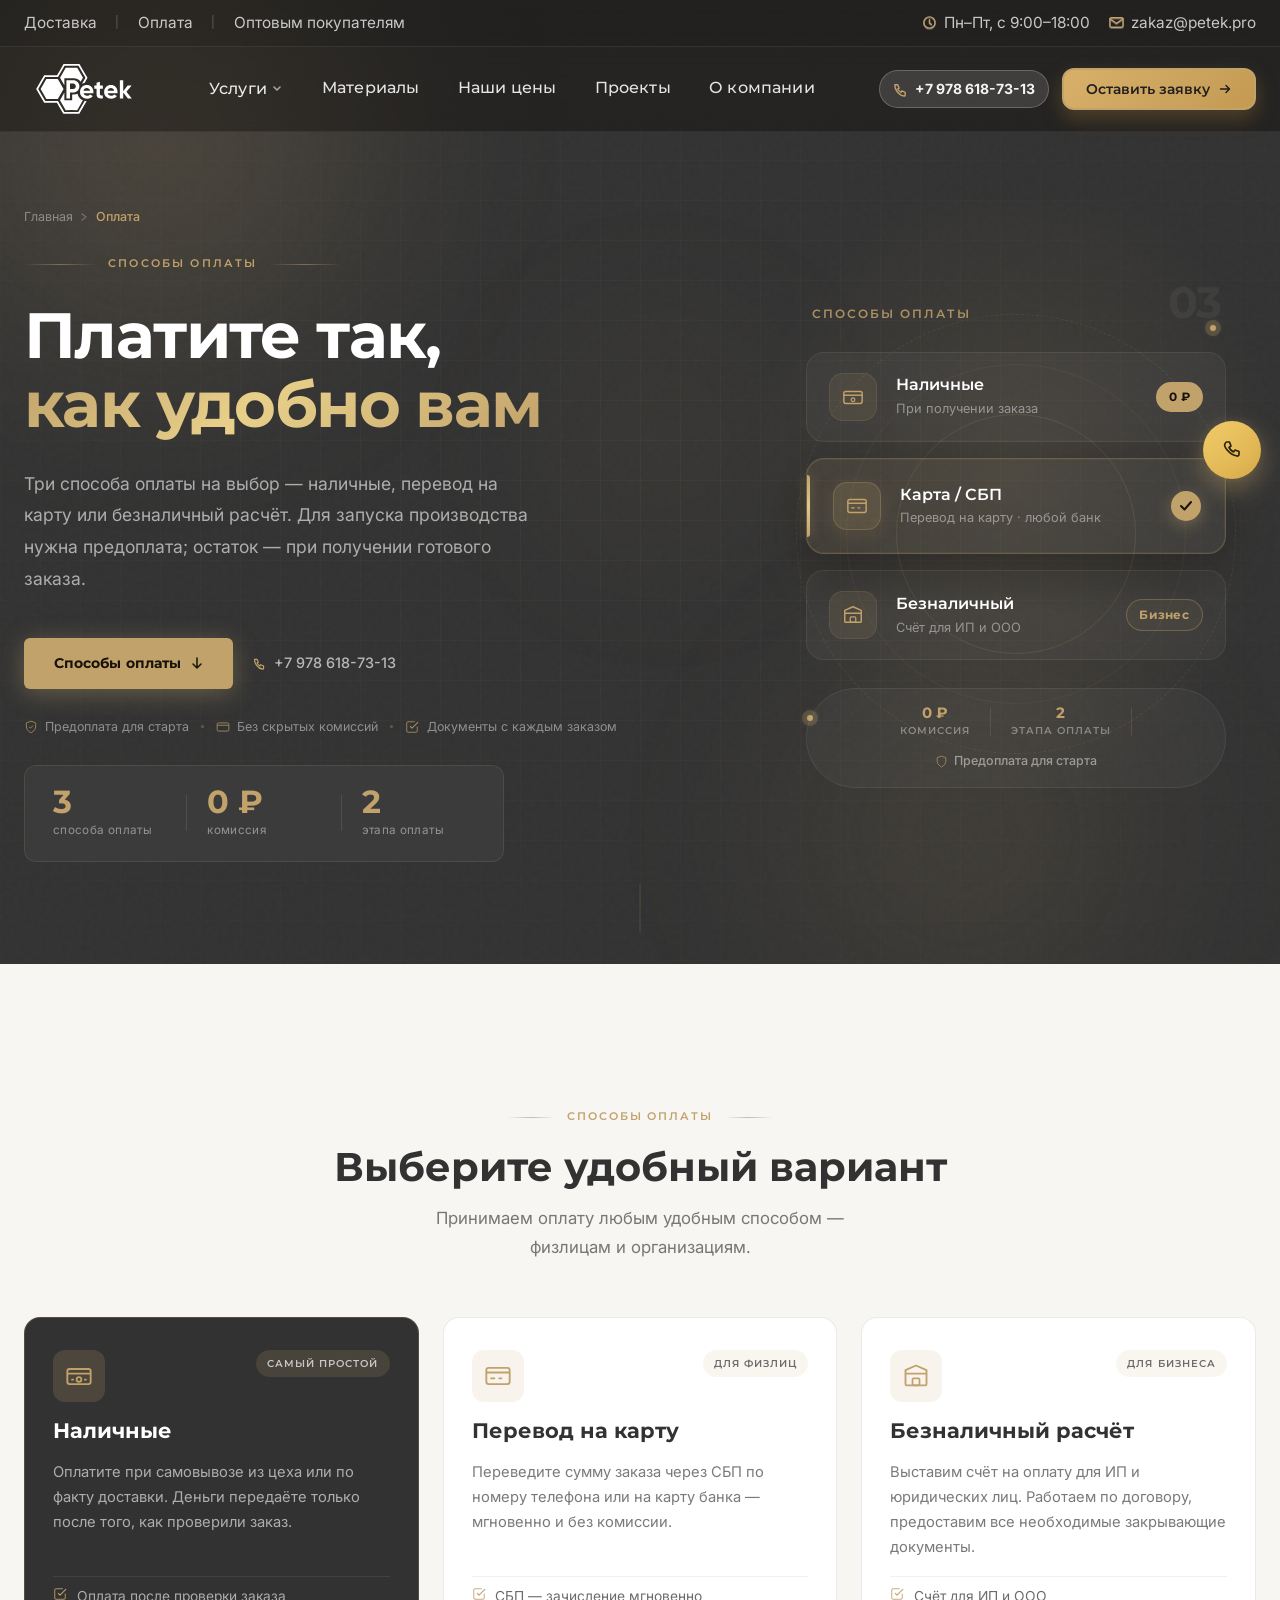
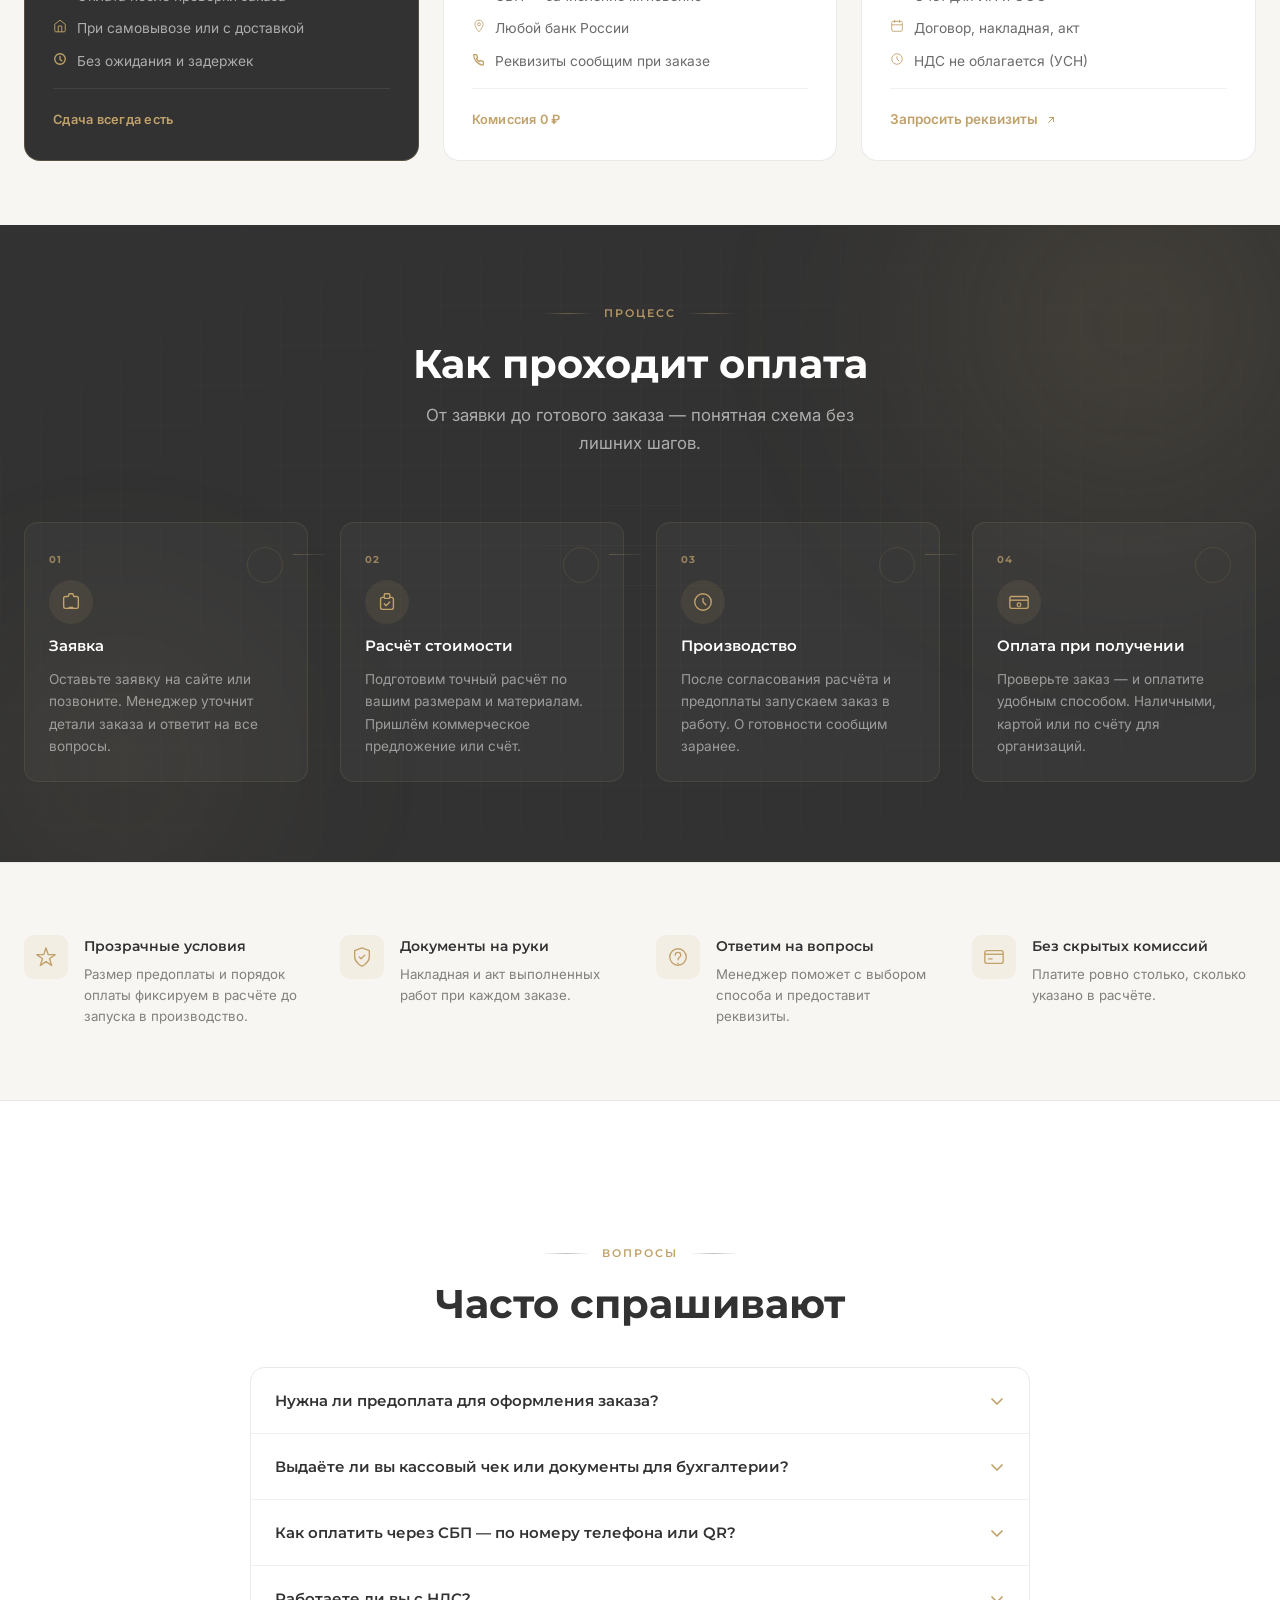
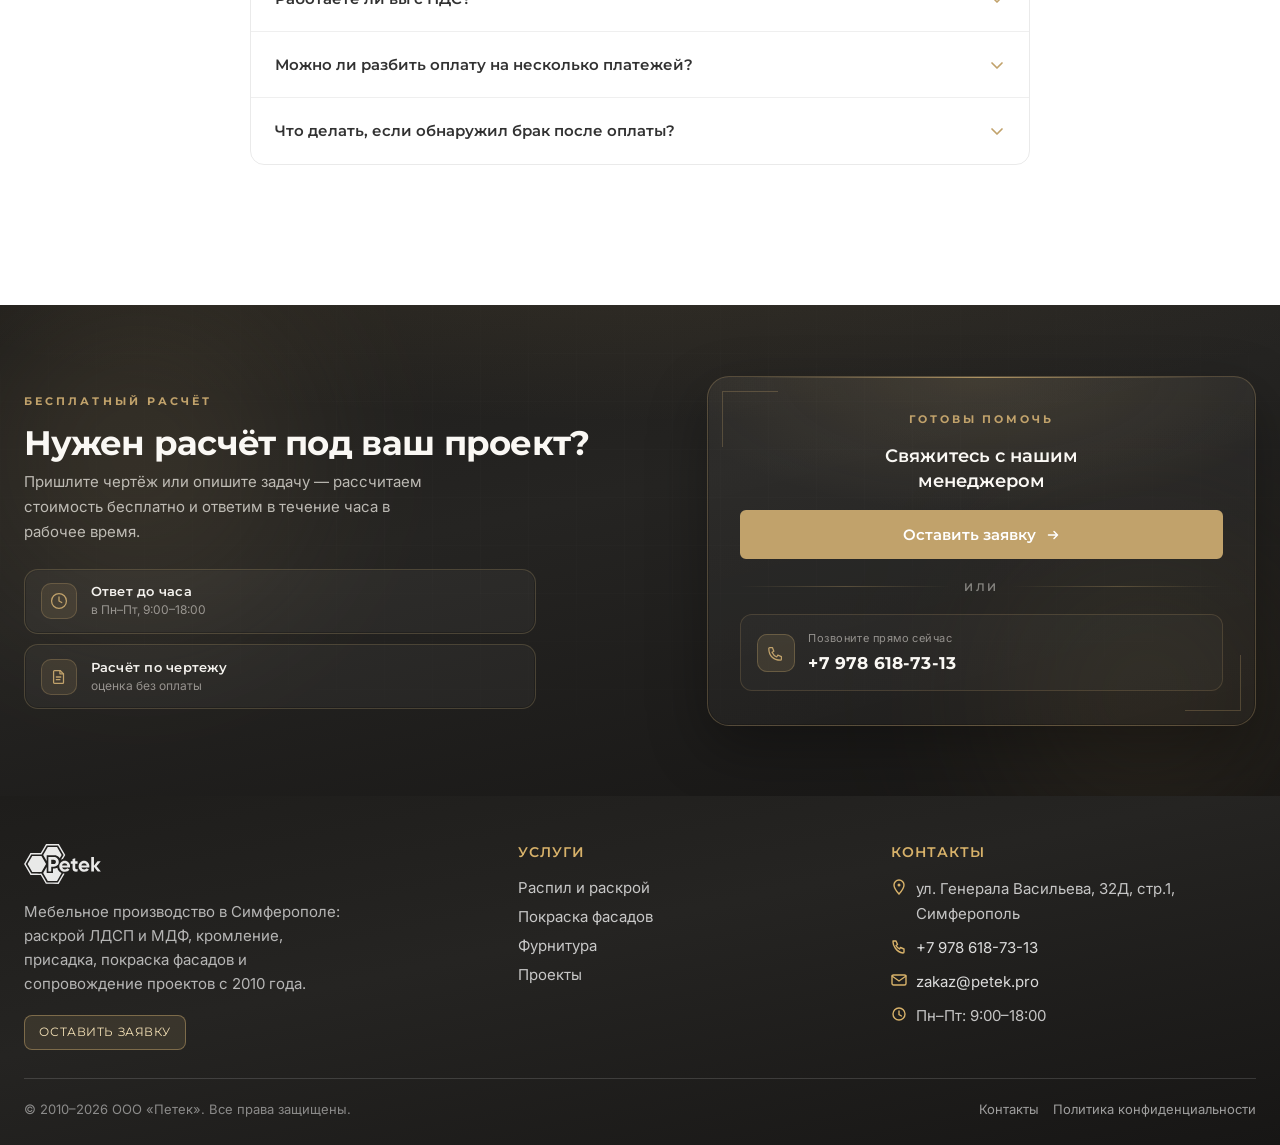
<file: payment.html>
<!DOCTYPE html>
<html lang="ru">
<head>
  <meta charset="UTF-8" />
  <meta name="viewport" content="width=device-width, initial-scale=1.0" />
  <meta name="description" content="Способы оплаты заказов в Petek: наличные при получении, перевод на карту и безналичный расчёт для организаций. Предоплата для запуска, без скрытых комиссий." />
  <meta name="robots" content="noindex, nofollow" />
  <title>Способы оплаты — Petek, мебельное производство, Симферополь</title>
  <link rel="canonical" href="https://petek.pro/payment.html" />

  <meta property="og:type" content="website" />
  <meta property="og:url" content="https://petek.pro/payment.html" />
  <meta property="og:title" content="Способы оплаты — Petek, мебельное производство, Симферополь" />
  <meta property="og:description" content="Принимаем наличные, перевод на карту и безналичный расчёт. Предоплата для запуска производства, остаток — при получении заказа." />
  <meta property="og:locale" content="ru_RU" />
  <meta property="og:site_name" content="Petek" />

  <link rel="icon" type="image/svg+xml" href="img/logo/logo-default.svg" />

  <link rel="stylesheet" href="css/secondary.css" />
  <link rel="stylesheet" href="css/payment.css" />
</head>
<body class="page-payment">

  <!-- ===================== HEADER ===================== -->
  <header class="site-header site-header--home" id="site-header">

    <div class="header-util">
      <div class="container header-util__inner">
        <div class="header-util__group">
          <a href="dostavka.html" class="header-util__item header-util__item--link">Доставка</a>
          <span class="header-util__sep" aria-hidden="true">|</span>
          <a href="payment.html" class="header-util__item header-util__item--link" aria-current="page">Оплата</a>
          <span class="header-util__sep" aria-hidden="true">|</span>
          <a href="wholesale.html" class="header-util__item header-util__item--link">Оптовым покупателям</a>
        </div>
        <div class="header-util__group">
          <span class="header-util__item">
            <svg width="13" height="13" viewBox="0 0 16 16" fill="none" aria-hidden="true"><circle cx="8" cy="8" r="6" stroke="currentColor" stroke-width="1.5"/><path d="M8 5v3.5l2 1.5" stroke="currentColor" stroke-width="1.5" stroke-linecap="round" stroke-linejoin="round"/></svg>
            Пн–Пт, с 9:00–18:00
          </span>
          <a href="mailto:zakaz@petek.pro" class="header-util__item header-util__item--link">
            <svg width="13" height="13" viewBox="0 0 16 16" fill="none" aria-hidden="true"><rect x="1" y="3" width="14" height="10" rx="1.5" stroke="currentColor" stroke-width="1.5"/><path d="M1 4l7 5 7-5" stroke="currentColor" stroke-width="1.5" stroke-linecap="round"/></svg>
            zakaz@petek.pro
          </a>
        </div>
      </div>
    </div>

    <div class="header-main">
      <div class="container header-main__inner">

        <a href="index.html" class="header-logo" aria-label="Petek — на главную">
          <img src="img/logo/logo-white.svg" alt="Petek логотип" width="120" height="44" class="header-logo__white" />
          <img src="img/logo/logo-default.svg" alt="Petek логотип" width="120" height="44" class="header-logo__default" />
        </a>

        <nav class="site-nav" id="site-nav" aria-label="Основная навигация">
          <div class="site-nav__dropdown">
            <button type="button" class="site-nav__dropdown-trigger" aria-expanded="false" aria-haspopup="true" aria-controls="nav-services-menu" id="nav-services-btn">
              Услуги
              <svg class="site-nav__dropdown-chevron" width="10" height="10" viewBox="0 0 10 10" fill="none" aria-hidden="true"><path d="M2 3l3 3 3-3" stroke="currentColor" stroke-width="1.5" stroke-linecap="round" stroke-linejoin="round"/></svg>
            </button>
            <div class="site-nav__dropdown-panel" id="nav-services-menu" aria-labelledby="nav-services-btn">
              <div class="site-nav__dropdown-group">
                <p class="site-nav__dropdown-label">Распил и обработка</p>
                <a href="raspiil.html" class="site-nav__dropdown-link">Раскрой, кромление и присадка</a>
                <a href="chpu.html" class="site-nav__dropdown-link">Фигурный раскрой на ЧПУ</a>
              </div>
              <div class="site-nav__dropdown-group">
                <p class="site-nav__dropdown-label">Изготовление и покраска</p>
                <a href="korpusa.html" class="site-nav__dropdown-link">Корпуса для кухни и шкафов-купе</a>
                <a href="pokraska.html" class="site-nav__dropdown-link">Покраска МДФ-фасадов</a>
                <a href="proektirovanie.html" class="site-nav__dropdown-link">Проектирование в БАЗИС-Мебельщик</a>
              </div>
            </div>
          </div>

          <a href="furnitura.html" class="site-nav__link">Материалы</a>
          <a href="prices.html" class="site-nav__link">Наши цены</a>
          <a href="gallery.html" class="site-nav__link">Проекты</a>
          <a href="contacts.html" class="site-nav__link">О компании</a>
        </nav>

        <div class="header-actions">
          <a href="tel:+79786187313" class="header-phone" aria-label="Позвонить +7 978 618-73-13">
            <svg width="15" height="15" viewBox="0 0 16 16" fill="none" aria-hidden="true"><path d="M2 3h3l1.5 3.5-1.5 1a8 8 0 0 0 3.5 3.5l1-1.5L13 11v3a1 1 0 0 1-1 1C5 14 2 7 2 4a1 1 0 0 1 1-1h-1z" stroke="currentColor" stroke-width="1.5" stroke-linejoin="round"/></svg>
            +7 978 618-73-13
          </a>
          <a href="#order" class="btn btn-primary header-cta" data-open-quick-modal="true">
            Оставить заявку
            <svg class="header-cta__arrow" width="14" height="14" viewBox="0 0 14 14" fill="none" aria-hidden="true"><path d="M2.5 7h9M8 3.5l3.5 3.5L8 10.5" stroke="currentColor" stroke-width="1.5" stroke-linecap="round" stroke-linejoin="round"/></svg>
          </a>
        </div>

        <button class="site-header__burger" id="burger-btn" aria-controls="site-nav" aria-expanded="false" aria-label="Открыть меню">
          <span></span><span></span><span></span>
        </button>
      </div>
    </div>

    <div class="site-header__overlay" id="nav-overlay"></div>
  </header>

  <main>

    <!-- ===================== HERO ===================== -->
    <section class="pay-hero" aria-label="Способы оплаты">

      <div class="pay-hero__grid-bg" aria-hidden="true"></div>
      <div class="pay-hero__glow pay-hero__glow--1" aria-hidden="true"></div>
      <div class="pay-hero__glow pay-hero__glow--2" aria-hidden="true"></div>
      <div class="pay-hero__glow pay-hero__glow--3" aria-hidden="true"></div>
      <div class="pay-hero__noise" aria-hidden="true"></div>

      <div class="container pay-hero__inner">

        <!-- LEFT: text content -->
        <div class="pay-hero__content">

          <div class="pay-hero__breadcrumb" aria-label="Навигация">
            <a href="index.html" class="pay-hero__breadcrumb-link">Главная</a>
            <svg width="10" height="10" viewBox="0 0 10 10" fill="none" aria-hidden="true"><path d="M3 2l4 3-4 3" stroke="currentColor" stroke-width="1.4" stroke-linecap="round" stroke-linejoin="round"/></svg>
            <span class="pay-hero__breadcrumb-current">Оплата</span>
          </div>

          <div class="pay-hero__eyebrow-row">
            <span class="pay-hero__eyebrow-line" aria-hidden="true"></span>
            <span class="pay-hero__eyebrow">Способы оплаты</span>
            <span class="pay-hero__eyebrow-line" aria-hidden="true"></span>
          </div>

          <h1 class="pay-hero__title">
            Платите так,<br>
            <span class="pay-hero__title-accent">как удобно вам</span>
          </h1>

          <p class="pay-hero__lead">
            Три способа оплаты на выбор — наличные, перевод на карту или безналичный расчёт. Для запуска производства нужна предоплата; остаток — при получении готового заказа.
          </p>

          <div class="pay-hero__cta-row">
            <a href="#methods" class="pay-hero__btn">
              Способы оплаты
              <svg width="14" height="14" viewBox="0 0 14 14" fill="none" aria-hidden="true"><path d="M7 2v10M3 8l4 4 4-4" stroke="currentColor" stroke-width="1.5" stroke-linecap="round" stroke-linejoin="round"/></svg>
            </a>
            <a href="tel:+79786187313" class="pay-hero__link-btn">
              <svg width="13" height="13" viewBox="0 0 16 16" fill="none" aria-hidden="true"><path d="M2 3h3l1.5 3.5-1.5 1a8 8 0 0 0 3.5 3.5l1-1.5L13 11v3a1 1 0 0 1-1 1C5 14 2 7 2 4a1 1 0 0 1 1-1h-1z" stroke="currentColor" stroke-width="1.5" stroke-linejoin="round"/></svg>
              +7 978 618-73-13
            </a>
          </div>

          <!-- Trust strip -->
          <div class="pay-hero__trust" aria-label="Преимущества оплаты">
            <div class="pay-hero__trust-item">
              <svg width="14" height="14" viewBox="0 0 24 24" fill="none" aria-hidden="true"><path d="M12 22s8-4 8-10V5l-8-3-8 3v7c0 6 8 10 8 10z" stroke="currentColor" stroke-width="1.5" stroke-linejoin="round"/><path d="M9 12l2 2 4-4" stroke="currentColor" stroke-width="1.5" stroke-linecap="round" stroke-linejoin="round"/></svg>
              <span>Предоплата для старта</span>
            </div>
            <span class="pay-hero__trust-sep" aria-hidden="true"></span>
            <div class="pay-hero__trust-item">
              <svg width="14" height="14" viewBox="0 0 24 24" fill="none" aria-hidden="true"><rect x="2" y="5" width="20" height="14" rx="2" stroke="currentColor" stroke-width="1.5"/><path d="M2 9h20" stroke="currentColor" stroke-width="1.5"/></svg>
              <span>Без скрытых комиссий</span>
            </div>
            <span class="pay-hero__trust-sep" aria-hidden="true"></span>
            <div class="pay-hero__trust-item">
              <svg width="14" height="14" viewBox="0 0 24 24" fill="none" aria-hidden="true"><path d="M9 11l3 3L22 4" stroke="currentColor" stroke-width="1.8" stroke-linecap="round" stroke-linejoin="round"/><path d="M21 12v7a2 2 0 01-2 2H5a2 2 0 01-2-2V5a2 2 0 012-2h11" stroke="currentColor" stroke-width="1.5" stroke-linecap="round" stroke-linejoin="round"/></svg>
              <span>Документы с каждым заказом</span>
            </div>
          </div>

          <!-- Stats -->
          <div class="pay-hero__stats" aria-label="Ключевые условия оплаты">
            <div class="pay-hero__stat">
              <span class="pay-hero__stat-num">3</span>
              <span class="pay-hero__stat-label">способа оплаты</span>
            </div>
            <div class="pay-hero__stat-divider" aria-hidden="true"></div>
            <div class="pay-hero__stat">
              <span class="pay-hero__stat-num">0 ₽</span>
              <span class="pay-hero__stat-label">комиссия</span>
            </div>
            <div class="pay-hero__stat-divider" aria-hidden="true"></div>
            <div class="pay-hero__stat">
              <span class="pay-hero__stat-num">2</span>
              <span class="pay-hero__stat-label">этапа оплаты</span>
            </div>
          </div>

        </div>

        <!-- RIGHT: visual panel -->
        <div class="pay-hero__visual" aria-hidden="true">

          <div class="pay-hero__vis-bg"></div>
          <div class="pay-hero__ring pay-hero__ring--1"></div>
          <div class="pay-hero__ring pay-hero__ring--2"></div>
          <div class="pay-hero__ring pay-hero__ring--3"></div>
          <span class="pay-hero__dot pay-hero__dot--1"><span class="pay-hero__dot-core"></span></span>
          <span class="pay-hero__dot pay-hero__dot--2"><span class="pay-hero__dot-core"></span></span>

          <div class="pay-hero__scene">

            <div class="pay-hero__scene-head">
              <span class="pay-hero__scene-eyebrow">Способы оплаты</span>
              <span class="pay-hero__scene-num">03</span>
            </div>

            <div class="pay-hero__cards">

              <article class="pay-hero__card pay-hero__card--1">
                <div class="pay-hero__card-icon">
                  <svg width="22" height="22" viewBox="0 0 24 24" fill="none"><rect x="2" y="6" width="20" height="13" rx="2" stroke="currentColor" stroke-width="1.6"/><path d="M2 10h20" stroke="currentColor" stroke-width="1.6"/><circle cx="12" cy="15" r="2" stroke="currentColor" stroke-width="1.4"/></svg>
                </div>
                <div class="pay-hero__card-body">
                  <span class="pay-hero__card-title">Наличные</span>
                  <span class="pay-hero__card-sub">При получении заказа</span>
                </div>
                <span class="pay-hero__card-pill pay-hero__card-pill--gold">0 ₽</span>
              </article>

              <article class="pay-hero__card pay-hero__card--2 pay-hero__card--featured">
                <span class="pay-hero__card-accent" aria-hidden="true"></span>
                <div class="pay-hero__card-icon">
                  <svg width="22" height="22" viewBox="0 0 24 24" fill="none"><rect x="2" y="5" width="20" height="14" rx="2" stroke="currentColor" stroke-width="1.6"/><path d="M2 9h20" stroke="currentColor" stroke-width="1.6"/><path d="M6 14h3M13 14h2" stroke="currentColor" stroke-width="1.4" stroke-linecap="round"/></svg>
                </div>
                <div class="pay-hero__card-body">
                  <span class="pay-hero__card-title">Карта / СБП</span>
                  <span class="pay-hero__card-sub">Перевод на карту · любой банк</span>
                </div>
                <div class="pay-hero__card-active" aria-hidden="true">
                  <svg width="12" height="12" viewBox="0 0 12 10" fill="none"><path d="M1 5l3.5 3.5L11 1" stroke="currentColor" stroke-width="2" stroke-linecap="round" stroke-linejoin="round"/></svg>
                </div>
              </article>

              <article class="pay-hero__card pay-hero__card--3">
                <div class="pay-hero__card-icon">
                  <svg width="22" height="22" viewBox="0 0 24 24" fill="none"><path d="M3 10h18M3 10V7l9-4 9 4v3M3 10v9a1 1 0 001 1h16a1 1 0 001-1v-9" stroke="currentColor" stroke-width="1.6" stroke-linejoin="round"/><rect x="9" y="14" width="6" height="6" rx="1" stroke="currentColor" stroke-width="1.4"/></svg>
                </div>
                <div class="pay-hero__card-body">
                  <span class="pay-hero__card-title">Безналичный</span>
                  <span class="pay-hero__card-sub">Счёт для ИП и ООО</span>
                </div>
                <span class="pay-hero__card-pill pay-hero__card-pill--outline">Бизнес</span>
              </article>

            </div>

            <div class="pay-hero__vis-foot">
              <div class="pay-hero__vis-stat">
                <span class="pay-hero__vis-stat-val">0 ₽</span>
                <span class="pay-hero__vis-stat-lbl">комиссия</span>
              </div>
              <span class="pay-hero__vis-foot-sep" aria-hidden="true"></span>
              <div class="pay-hero__vis-stat">
                <span class="pay-hero__vis-stat-val">2</span>
                <span class="pay-hero__vis-stat-lbl">этапа оплаты</span>
              </div>
              <span class="pay-hero__vis-foot-sep" aria-hidden="true"></span>
              <div class="pay-hero__vis-trust">
                <svg width="13" height="13" viewBox="0 0 24 24" fill="none"><path d="M12 22s8-4 8-10V5l-8-3-8 3v7c0 6 8 10 8 10z" stroke="currentColor" stroke-width="1.5" stroke-linejoin="round"/></svg>
                Предоплата для старта
              </div>
            </div>

          </div>

        </div>

      </div>

      <div class="pay-hero__scroll-hint" aria-hidden="true">
        <span class="pay-hero__scroll-line">
          <span class="pay-hero__scroll-dot"></span>
        </span>
      </div>
    </section>

    <!-- ===================== METHODS ===================== -->
    <section class="section pay-methods" id="methods" aria-labelledby="pay-methods-heading">
      <div class="container">

        <header class="pay-section-header">
          <div class="pay-section-header__top">
            <span class="pay-section-header__line" aria-hidden="true"></span>
            <span class="pay-section-header__eyebrow">Способы оплаты</span>
            <span class="pay-section-header__line" aria-hidden="true"></span>
          </div>
          <h2 class="pay-section-header__title" id="pay-methods-heading">Выберите удобный вариант</h2>
          <p class="pay-section-header__lead">Принимаем оплату любым удобным способом — физлицам и организациям.</p>
        </header>

        <div class="pay-methods__grid">

          <!-- Наличные -->
          <article class="pay-method-card pay-method-card--cash pay-method-card--featured">
            <div class="pay-method-card__glow" aria-hidden="true"></div>
            <div class="pay-method-card__top">
              <div class="pay-method-card__icon" aria-hidden="true">
                <svg width="28" height="28" viewBox="0 0 24 24" fill="none"><rect x="2" y="6" width="20" height="13" rx="2" stroke="currentColor" stroke-width="1.6"/><path d="M2 10h20" stroke="currentColor" stroke-width="1.6"/><circle cx="12" cy="15" r="2" stroke="currentColor" stroke-width="1.5"/><path d="M6 15h1M17 15h1" stroke="currentColor" stroke-width="1.5" stroke-linecap="round"/></svg>
              </div>
              <div class="pay-method-card__badge pay-method-card__badge--primary">Самый простой</div>
            </div>
            <h3 class="pay-method-card__title">Наличные</h3>
            <p class="pay-method-card__desc">Оплатите при самовывозе из цеха или по факту доставки. Деньги передаёте только после того, как проверили заказ.</p>
            <ul class="pay-method-card__facts">
              <li>
                <svg width="14" height="14" viewBox="0 0 24 24" fill="none" aria-hidden="true"><path d="M9 11l3 3L22 4" stroke="currentColor" stroke-width="1.8" stroke-linecap="round" stroke-linejoin="round"/><path d="M21 12v7a2 2 0 01-2 2H5a2 2 0 01-2-2V5a2 2 0 012-2h11" stroke="currentColor" stroke-width="1.5" stroke-linecap="round" stroke-linejoin="round"/></svg>
                <span>Оплата после проверки заказа</span>
              </li>
              <li>
                <svg width="14" height="14" viewBox="0 0 24 24" fill="none" aria-hidden="true"><path d="M3 9l9-7 9 7v11a2 2 0 0 1-2 2H5a2 2 0 0 1-2-2V9z" stroke="currentColor" stroke-width="1.6" stroke-linejoin="round"/><path d="M9 22V12h6v10" stroke="currentColor" stroke-width="1.6" stroke-linejoin="round"/></svg>
                <span>При самовывозе или с доставкой</span>
              </li>
              <li>
                <svg width="14" height="14" viewBox="0 0 16 16" fill="none" aria-hidden="true"><circle cx="8" cy="8" r="6" stroke="currentColor" stroke-width="1.5"/><path d="M8 5v3.5l2 1.5" stroke="currentColor" stroke-width="1.5" stroke-linecap="round" stroke-linejoin="round"/></svg>
                <span>Без ожидания и задержек</span>
              </li>
            </ul>
            <div class="pay-method-card__footer">
              <span class="pay-method-card__note">Сдача всегда есть</span>
            </div>
          </article>

          <!-- Карта / СБП -->
          <article class="pay-method-card pay-method-card--card">
            <div class="pay-method-card__top">
              <div class="pay-method-card__icon" aria-hidden="true">
                <svg width="28" height="28" viewBox="0 0 24 24" fill="none"><rect x="2" y="5" width="20" height="14" rx="2" stroke="currentColor" stroke-width="1.6"/><path d="M2 9h20" stroke="currentColor" stroke-width="1.6"/><path d="M6 14h3M13 14h2" stroke="currentColor" stroke-width="1.5" stroke-linecap="round"/></svg>
              </div>
              <div class="pay-method-card__badge">Для физлиц</div>
            </div>
            <h3 class="pay-method-card__title">Перевод на карту</h3>
            <p class="pay-method-card__desc">Переведите сумму заказа через СБП по номеру телефона или на карту банка — мгновенно и без комиссии.</p>
            <ul class="pay-method-card__facts">
              <li>
                <svg width="14" height="14" viewBox="0 0 24 24" fill="none" aria-hidden="true"><path d="M9 11l3 3L22 4" stroke="currentColor" stroke-width="1.8" stroke-linecap="round" stroke-linejoin="round"/><path d="M21 12v7a2 2 0 01-2 2H5a2 2 0 01-2-2V5a2 2 0 012-2h11" stroke="currentColor" stroke-width="1.5" stroke-linecap="round" stroke-linejoin="round"/></svg>
                <span>СБП — зачисление мгновенно</span>
              </li>
              <li>
                <svg width="14" height="14" viewBox="0 0 24 24" fill="none" aria-hidden="true"><path d="M12 2C8.13 2 5 5.13 5 9c0 5.25 7 13 7 13s7-7.75 7-13c0-3.87-3.13-7-7-7z" stroke="currentColor" stroke-width="1.5" stroke-linejoin="round"/><circle cx="12" cy="9" r="2.5" stroke="currentColor" stroke-width="1.5"/></svg>
                <span>Любой банк России</span>
              </li>
              <li>
                <svg width="14" height="14" viewBox="0 0 16 16" fill="none" aria-hidden="true"><path d="M2 3h3l1.5 3.5-1.5 1a8 8 0 0 0 3.5 3.5l1-1.5L13 11v3a1 1 0 0 1-1 1C5 14 2 7 2 4a1 1 0 0 1 1-1h-1z" stroke="currentColor" stroke-width="1.5" stroke-linejoin="round"/></svg>
                <span>Реквизиты сообщим при заказе</span>
              </li>
            </ul>
            <div class="pay-method-card__footer">
              <span class="pay-method-card__note">Комиссия 0 ₽</span>
            </div>
          </article>

          <!-- Безналичный расчёт -->
          <article class="pay-method-card pay-method-card--bank">
            <div class="pay-method-card__top">
              <div class="pay-method-card__icon" aria-hidden="true">
                <svg width="28" height="28" viewBox="0 0 24 24" fill="none"><path d="M3 10h18M3 10V7l9-4 9 4v3M3 10v9a1 1 0 001 1h16a1 1 0 001-1v-9" stroke="currentColor" stroke-width="1.6" stroke-linejoin="round"/><rect x="9" y="14" width="6" height="6" rx="1" stroke="currentColor" stroke-width="1.5"/></svg>
              </div>
              <div class="pay-method-card__badge">Для бизнеса</div>
            </div>
            <h3 class="pay-method-card__title">Безналичный расчёт</h3>
            <p class="pay-method-card__desc">Выставим счёт на оплату для ИП и юридических лиц. Работаем по договору, предоставим все необходимые закрывающие документы.</p>
            <ul class="pay-method-card__facts">
              <li>
                <svg width="14" height="14" viewBox="0 0 24 24" fill="none" aria-hidden="true"><path d="M9 11l3 3L22 4" stroke="currentColor" stroke-width="1.8" stroke-linecap="round" stroke-linejoin="round"/><path d="M21 12v7a2 2 0 01-2 2H5a2 2 0 01-2-2V5a2 2 0 012-2h11" stroke="currentColor" stroke-width="1.5" stroke-linecap="round" stroke-linejoin="round"/></svg>
                <span>Счёт для ИП и ООО</span>
              </li>
              <li>
                <svg width="14" height="14" viewBox="0 0 24 24" fill="none" aria-hidden="true"><rect x="3" y="4" width="18" height="17" rx="2" stroke="currentColor" stroke-width="1.5"/><path d="M8 2v4M16 2v4M3 10h18" stroke="currentColor" stroke-width="1.5" stroke-linecap="round"/></svg>
                <span>Договор, накладная, акт</span>
              </li>
              <li>
                <svg width="14" height="14" viewBox="0 0 24 24" fill="none" aria-hidden="true"><circle cx="12" cy="12" r="9" stroke="currentColor" stroke-width="1.5"/><path d="M12 8v4l3 3" stroke="currentColor" stroke-width="1.5" stroke-linecap="round" stroke-linejoin="round"/></svg>
                <span>НДС не облагается (УСН)</span>
              </li>
            </ul>
            <div class="pay-method-card__footer">
              <a href="mailto:zakaz@petek.pro" class="pay-method-card__link">
                Запросить реквизиты
                <svg width="12" height="12" viewBox="0 0 24 24" fill="none" aria-hidden="true"><path d="M7 17L17 7M17 7H9M17 7v8" stroke="currentColor" stroke-width="2" stroke-linecap="round" stroke-linejoin="round"/></svg>
              </a>
            </div>
          </article>

        </div>
      </div>
    </section>

    <!-- ===================== TIMELINE ===================== -->
    <section class="pay-timeline" id="how-to-pay" aria-labelledby="pay-timeline-heading">
      <div class="pay-timeline__glow pay-timeline__glow--1" aria-hidden="true"></div>
      <div class="pay-timeline__glow pay-timeline__glow--2" aria-hidden="true"></div>
      <div class="pay-timeline__grid-bg" aria-hidden="true"></div>

      <div class="container">
        <header class="pay-section-header" style="padding-block: clamp(3.5rem, 7vw, 5rem) 0; margin-bottom: clamp(2.5rem, 5vw, 4rem);">
          <div class="pay-section-header__top">
            <span class="pay-section-header__line pay-section-header__line--light" aria-hidden="true"></span>
            <span class="pay-section-header__eyebrow pay-section-header__eyebrow--light">Процесс</span>
            <span class="pay-section-header__line pay-section-header__line--light" aria-hidden="true"></span>
          </div>
          <h2 class="pay-section-header__title pay-section-header__title--light" id="pay-timeline-heading">Как проходит оплата</h2>
          <p class="pay-section-header__lead pay-section-header__lead--light">От заявки до готового заказа — понятная схема без лишних шагов.</p>
        </header>

        <ol class="pay-timeline__track" style="padding-bottom: clamp(3.5rem, 7vw, 5rem);">

          <li class="pay-timeline__node">
            <article class="pay-timeline__card">
              <span class="pay-timeline__num">01</span>
              <div class="pay-timeline__orbit" aria-hidden="true"></div>
              <div class="pay-timeline__icon" aria-hidden="true">
                <svg width="22" height="22" viewBox="0 0 24 24" fill="none"><path d="M10 3h4l1 3h3a2 2 0 012 2v9a2 2 0 01-2 2H6a2 2 0 01-2-2V8a2 2 0 012-2h3l1-3z" stroke="currentColor" stroke-width="1.5" stroke-linejoin="round"/><path d="M10 18h4" stroke="currentColor" stroke-width="1.5" stroke-linecap="round"/></svg>
              </div>
              <h3 class="pay-timeline__title">Заявка</h3>
              <p class="pay-timeline__desc">Оставьте заявку на сайте или позвоните. Менеджер уточнит детали заказа и ответит на все вопросы.</p>
            </article>
          </li>

          <li class="pay-timeline__node">
            <article class="pay-timeline__card">
              <span class="pay-timeline__num">02</span>
              <div class="pay-timeline__orbit" aria-hidden="true"></div>
              <div class="pay-timeline__icon" aria-hidden="true">
                <svg width="22" height="22" viewBox="0 0 24 24" fill="none"><path d="M9 7H7a2 2 0 00-2 2v9a2 2 0 002 2h10a2 2 0 002-2V9a2 2 0 00-2-2h-2" stroke="currentColor" stroke-width="1.5" stroke-linecap="round" stroke-linejoin="round"/><rect x="9" y="3" width="6" height="5" rx="1" stroke="currentColor" stroke-width="1.5"/><path d="M9 14l2 2 4-4" stroke="currentColor" stroke-width="1.5" stroke-linecap="round" stroke-linejoin="round"/></svg>
              </div>
              <h3 class="pay-timeline__title">Расчёт стоимости</h3>
              <p class="pay-timeline__desc">Подготовим точный расчёт по вашим размерам и материалам. Пришлём коммерческое предложение или счёт.</p>
            </article>
          </li>

          <li class="pay-timeline__node">
            <article class="pay-timeline__card">
              <span class="pay-timeline__num">03</span>
              <div class="pay-timeline__orbit" aria-hidden="true"></div>
              <div class="pay-timeline__icon" aria-hidden="true">
                <svg width="22" height="22" viewBox="0 0 24 24" fill="none"><path d="M12 3a9 9 0 100 18A9 9 0 0012 3z" stroke="currentColor" stroke-width="1.5"/><path d="M12 8v4l3 3" stroke="currentColor" stroke-width="1.5" stroke-linecap="round" stroke-linejoin="round"/></svg>
              </div>
              <h3 class="pay-timeline__title">Производство</h3>
              <p class="pay-timeline__desc">После согласования расчёта и предоплаты запускаем заказ в работу. О готовности сообщим заранее.</p>
            </article>
          </li>

          <li class="pay-timeline__node">
            <article class="pay-timeline__card">
              <span class="pay-timeline__num">04</span>
              <div class="pay-timeline__orbit" aria-hidden="true"></div>
              <div class="pay-timeline__icon" aria-hidden="true">
                <svg width="22" height="22" viewBox="0 0 24 24" fill="none"><rect x="2" y="6" width="20" height="13" rx="2" stroke="currentColor" stroke-width="1.5"/><path d="M2 10h20" stroke="currentColor" stroke-width="1.5"/><circle cx="12" cy="15" r="2" stroke="currentColor" stroke-width="1.4"/></svg>
              </div>
              <h3 class="pay-timeline__title">Оплата при получении</h3>
              <p class="pay-timeline__desc">Проверьте заказ — и оплатите удобным способом. Наличными, картой или по счёту для организаций.</p>
            </article>
          </li>

        </ol>
      </div>
    </section>

    <!-- ===================== GUARANTEE STRIP ===================== -->
    <section class="pay-guarantee" aria-label="Гарантии оплаты">
      <div class="container">
        <ul class="pay-guarantee__list">
          <li class="pay-guarantee__item">
            <span class="pay-guarantee__icon" aria-hidden="true">
              <svg width="22" height="22" viewBox="0 0 24 24" fill="none"><path d="M12 2l2.4 7.4H22l-6.2 4.5 2.4 7.4L12 17l-6.2 4.3 2.4-7.4L2 9.4h7.6L12 2z" stroke="currentColor" stroke-width="1.5" stroke-linejoin="round"/></svg>
            </span>
            <div>
              <strong class="pay-guarantee__title">Прозрачные условия</strong>
              <p class="pay-guarantee__text">Размер предоплаты и порядок оплаты фиксируем в расчёте до запуска в производство.</p>
            </div>
          </li>
          <li class="pay-guarantee__item">
            <span class="pay-guarantee__icon" aria-hidden="true">
              <svg width="22" height="22" viewBox="0 0 24 24" fill="none"><path d="M12 22s8-4 8-10V5l-8-3-8 3v7c0 6 8 10 8 10z" stroke="currentColor" stroke-width="1.5" stroke-linejoin="round"/><path d="M9 12l2 2 4-4" stroke="currentColor" stroke-width="1.5" stroke-linecap="round" stroke-linejoin="round"/></svg>
            </span>
            <div>
              <strong class="pay-guarantee__title">Документы на руки</strong>
              <p class="pay-guarantee__text">Накладная и акт выполненных работ при каждом заказе.</p>
            </div>
          </li>
          <li class="pay-guarantee__item">
            <span class="pay-guarantee__icon" aria-hidden="true">
              <svg width="22" height="22" viewBox="0 0 24 24" fill="none"><circle cx="12" cy="12" r="9" stroke="currentColor" stroke-width="1.5"/><path d="M9 10c0-1.66 1.34-3 3-3s3 1.34 3 3c0 2-3 2.5-3 5" stroke="currentColor" stroke-width="1.5" stroke-linecap="round"/><circle cx="12" cy="19" r="0.5" fill="currentColor" stroke="currentColor" stroke-width="1"/></svg>
            </span>
            <div>
              <strong class="pay-guarantee__title">Ответим на вопросы</strong>
              <p class="pay-guarantee__text">Менеджер поможет с выбором способа и предоставит реквизиты.</p>
            </div>
          </li>
          <li class="pay-guarantee__item">
            <span class="pay-guarantee__icon" aria-hidden="true">
              <svg width="22" height="22" viewBox="0 0 24 24" fill="none"><rect x="2" y="5" width="20" height="14" rx="2" stroke="currentColor" stroke-width="1.5"/><path d="M2 9h20" stroke="currentColor" stroke-width="1.5"/><path d="M6 14h4" stroke="currentColor" stroke-width="1.5" stroke-linecap="round"/></svg>
            </span>
            <div>
              <strong class="pay-guarantee__title">Без скрытых комиссий</strong>
              <p class="pay-guarantee__text">Платите ровно столько, сколько указано в расчёте.</p>
            </div>
          </li>
        </ul>
      </div>
    </section>

    <!-- ===================== FAQ ===================== -->
    <section class="section pay-faq" id="faq" aria-labelledby="pay-faq-heading">
      <div class="container">
        <header class="pay-section-header">
          <div class="pay-section-header__top">
            <span class="pay-section-header__line" aria-hidden="true"></span>
            <span class="pay-section-header__eyebrow">Вопросы</span>
            <span class="pay-section-header__line" aria-hidden="true"></span>
          </div>
          <h2 class="pay-section-header__title" id="pay-faq-heading">Часто спрашивают</h2>
        </header>

        <div class="pay-faq__list" role="list">

          <details class="pay-faq__item" role="listitem">
            <summary class="pay-faq__q">
              Нужна ли предоплата для оформления заказа?
              <span class="pay-faq__chevron" aria-hidden="true">
                <svg width="16" height="16" viewBox="0 0 16 16" fill="none"><path d="M3 6l5 5 5-5" stroke="currentColor" stroke-width="1.7" stroke-linecap="round" stroke-linejoin="round"/></svg>
              </span>
            </summary>
            <div class="pay-faq__a">
              <p>Да, для запуска заказа в производство обычно нужна предоплата — её размер согласуем при оформлении. Оставшуюся сумму оплачиваете при получении готового заказа удобным способом. Для крупных или нестандартных проектов возможен индивидуальный график оплаты.</p>
            </div>
          </details>

          <details class="pay-faq__item" role="listitem">
            <summary class="pay-faq__q">
              Выдаёте ли вы кассовый чек или документы для бухгалтерии?
              <span class="pay-faq__chevron" aria-hidden="true">
                <svg width="16" height="16" viewBox="0 0 16 16" fill="none"><path d="M3 6l5 5 5-5" stroke="currentColor" stroke-width="1.7" stroke-linecap="round" stroke-linejoin="round"/></svg>
              </span>
            </summary>
            <div class="pay-faq__a">
              <p>Для физических лиц при расчёте наличными выдаём товарный чек. Для организаций и ИП при безналичном расчёте — полный пакет закрывающих документов: товарная накладная, акт выполненных работ и счёт-фактура (если требуется).</p>
            </div>
          </details>

          <details class="pay-faq__item" role="listitem">
            <summary class="pay-faq__q">
              Как оплатить через СБП — по номеру телефона или QR?
              <span class="pay-faq__chevron" aria-hidden="true">
                <svg width="16" height="16" viewBox="0 0 16 16" fill="none"><path d="M3 6l5 5 5-5" stroke="currentColor" stroke-width="1.7" stroke-linecap="round" stroke-linejoin="round"/></svg>
              </span>
            </summary>
            <div class="pay-faq__a">
              <p>Оба варианта доступны. Менеджер пришлёт номер телефона для перевода или QR-код. После оплаты подтверждение можно прислать в WhatsApp или по почте — и мы сразу начнём производство.</p>
            </div>
          </details>

          <details class="pay-faq__item" role="listitem">
            <summary class="pay-faq__q">
              Работаете ли вы с НДС?
              <span class="pay-faq__chevron" aria-hidden="true">
                <svg width="16" height="16" viewBox="0 0 16 16" fill="none"><path d="M3 6l5 5 5-5" stroke="currentColor" stroke-width="1.7" stroke-linecap="round" stroke-linejoin="round"/></svg>
              </span>
            </summary>
            <div class="pay-faq__a">
              <p>Нет, мы работаем на упрощённой системе налогообложения (УСН) и не являемся плательщиком НДС. Это означает, что цены в наших расчётах уже окончательные — без дополнительного налога сверху.</p>
            </div>
          </details>

          <details class="pay-faq__item" role="listitem">
            <summary class="pay-faq__q">
              Можно ли разбить оплату на несколько платежей?
              <span class="pay-faq__chevron" aria-hidden="true">
                <svg width="16" height="16" viewBox="0 0 16 16" fill="none"><path d="M3 6l5 5 5-5" stroke="currentColor" stroke-width="1.7" stroke-linecap="round" stroke-linejoin="round"/></svg>
              </span>
            </summary>
            <div class="pay-faq__a">
              <p>Для крупных и долгосрочных проектов, разбитых на этапы, — да. Обсуждаем индивидуальный график оплаты по этапам производства. Уточните детали у менеджера при оформлении заказа.</p>
            </div>
          </details>

          <details class="pay-faq__item" role="listitem">
            <summary class="pay-faq__q">
              Что делать, если обнаружил брак после оплаты?
              <span class="pay-faq__chevron" aria-hidden="true">
                <svg width="16" height="16" viewBox="0 0 16 16" fill="none"><path d="M3 6l5 5 5-5" stroke="currentColor" stroke-width="1.7" stroke-linecap="round" stroke-linejoin="round"/></svg>
              </span>
            </summary>
            <div class="pay-faq__a">
              <p>Рекомендуем проверять заказ при получении — до подписания документов. Если дефект выявлен позже — свяжитесь с нами: <a href="tel:+79786187313">+7 978 618-73-13</a>. Производственный брак заменяем за наш счёт.</p>
            </div>
          </details>

        </div>
      </div>
    </section>


      <!-- ===================== CTA BANNER ===================== -->
      <section class="prices-cta process-flow" aria-labelledby="cta-heading">
        <div class="process-flow__glow process-flow__glow--1" aria-hidden="true"></div>
        <div class="process-flow__glow process-flow__glow--2" aria-hidden="true"></div>
        <div class="process-flow__grid-bg" aria-hidden="true"></div>
        <div class="container prices-cta__container">
          <div class="prices-cta__inner">
    
            <div class="prices-cta__text">
              <p class="prices-cta__eyebrow">Бесплатный расчёт</p>
              <h2 id="cta-heading" class="prices-cta__title">Нужен расчёт под ваш проект?</h2>
              <p class="prices-cta__lead">Пришлите чертёж или опишите задачу — рассчитаем стоимость бесплатно и ответим в течение часа в рабочее время.</p>
    
              <ul class="prices-cta__benefits" aria-label="Условия работы">
                <li class="prices-cta__benefit">
                  <span class="prices-cta__benefit-ico" aria-hidden="true">
                    <svg width="18" height="18" viewBox="0 0 20 20" fill="none"><circle cx="10" cy="10" r="8.25" stroke="currentColor" stroke-width="1.4"/><path d="M10 5.5V10l3 1.75" stroke="currentColor" stroke-width="1.4" stroke-linecap="round" stroke-linejoin="round"/></svg>
                  </span>
                  <span class="prices-cta__benefit-label">Ответ до часа</span>
                  <span class="prices-cta__benefit-hint">в Пн–Пт, 9:00–18:00</span>
                </li>
                <li class="prices-cta__benefit">
                  <span class="prices-cta__benefit-ico" aria-hidden="true">
                    <svg width="18" height="18" viewBox="0 0 20 20" fill="none"><path d="M5 3h6.5L15 6.5V16a1 1 0 0 1-1 1H5a1 1 0 0 1-1-1V4a1 1 0 0 1 1-1z" stroke="currentColor" stroke-width="1.4" stroke-linejoin="round"/><path d="M11 3v3.5h4M7 10h5M7 13h4" stroke="currentColor" stroke-width="1.4" stroke-linecap="round" stroke-linejoin="round"/></svg>
                  </span>
                  <span class="prices-cta__benefit-label">Расчёт по чертежу</span>
                  <span class="prices-cta__benefit-hint">оценка без оплаты</span>
                </li>
              
              </ul>
            </div>
    
            <aside class="prices-cta__panel" aria-label="Связаться с нами">
              <span class="prices-cta__panel-corner prices-cta__panel-corner--tl" aria-hidden="true"></span>
              <span class="prices-cta__panel-corner prices-cta__panel-corner--br" aria-hidden="true"></span>
    
              <p class="prices-cta__panel-eyebrow">Готовы помочь</p>
              <p class="prices-cta__panel-title">Свяжитесь с&nbsp;нашим менеджером</p>
    
              <a href="#" class="btn btn-primary prices-cta__btn" data-open-quick-modal="true">
                Оставить заявку
                <svg class="prices-cta__btn-arrow" width="14" height="14" viewBox="0 0 14 14" fill="none" aria-hidden="true"><path d="M2.5 7h9M8 3.5l3.5 3.5L8 10.5" stroke="currentColor" stroke-width="1.5" stroke-linecap="round" stroke-linejoin="round"/></svg>
              </a>
    
              <span class="prices-cta__divider" aria-hidden="true"><span>или</span></span>
    
              <a href="tel:+79786187313" class="prices-cta__phone">
                <span class="prices-cta__phone-ico" aria-hidden="true">
                  <svg width="18" height="18" viewBox="0 0 20 20" fill="none"><path d="M3 4h3l1.6 4-2 1.2a10 10 0 0 0 5.2 5.2l1.2-2L16 14v3a1 1 0 0 1-1 1C7 18 2 13 2 5a1 1 0 0 1 1-1z" stroke="currentColor" stroke-width="1.4" stroke-linejoin="round"/></svg>
                </span>
                <span class="prices-cta__phone-text">
                  <span class="prices-cta__phone-meta">Позвоните прямо сейчас</span>
                  <span class="prices-cta__phone-num">+7 978 618-73-13</span>
                </span>
              </a>
            </aside>
    
          </div>
        </div>
      </section>

  </main>

  <!-- ===================== FOOTER ===================== -->
  <footer class="site-footer">
    <div class="container">
      <div class="site-footer__grid">

        <div class="site-footer__brand">
          <a href="index.html" class="site-footer__logo" aria-label="Petek — на главную">
            <img src="img/logo/logo-default.svg" alt="Petek логотип" width="110" height="40" />
          </a>
          <p class="site-footer__tagline">Мебельное производство в Симферополе: раскрой ЛДСП и МДФ, кромление, присадка, покраска фасадов и сопровождение проектов с 2010 года.</p>
          <a class="site-footer__cta" href="#order" data-open-quick-modal="true">Оставить заявку</a>
        </div>

        <div class="site-footer__col">
          <h3 class="site-footer__heading">Услуги</h3>
          <nav class="site-footer__nav" aria-label="Услуги">
            <a href="raspiil.html">Распил и раскрой</a>
            <a href="pokraska.html">Покраска фасадов</a>
            <a href="furnitura.html">Фурнитура</a>
            <a href="gallery.html">Проекты</a>
          </nav>
        </div>

        <div class="site-footer__col">
          <h3 class="site-footer__heading">Контакты</h3>
          <address class="site-footer__contacts" style="font-style:normal;">
            <div class="site-footer__contact-item">
              <svg width="16" height="16" viewBox="0 0 16 16" fill="none" aria-hidden="true"><path d="M8 1a5 5 0 0 1 5 5c0 3.5-5 9-5 9S3 9.5 3 6a5 5 0 0 1 5-5z" stroke="currentColor" stroke-width="1.4"/><circle cx="8" cy="6" r="1.5" fill="currentColor"/></svg>
              <span>ул. Генерала Васильева, 32Д, стр.1,<br>Симферополь</span>
            </div>
            <div class="site-footer__contact-item">
              <svg width="16" height="16" viewBox="0 0 16 16" fill="none" aria-hidden="true"><path d="M2 3h3l1.5 3.5-1.5 1a8 8 0 0 0 3.5 3.5l1-1.5L13 11v3a1 1 0 0 1-1 1C5 14 2 7 2 4a1 1 0 0 1 1-1h-1z" stroke="currentColor" stroke-width="1.4" stroke-linejoin="round"/></svg>
              <a href="tel:+79786187313">+7 978 618-73-13</a>
            </div>
            <div class="site-footer__contact-item">
              <svg width="16" height="16" viewBox="0 0 16 16" fill="none" aria-hidden="true"><rect x="1" y="3" width="14" height="10" rx="1.5" stroke="currentColor" stroke-width="1.4"/><path d="M1 4l7 5 7-5" stroke="currentColor" stroke-width="1.4" stroke-linecap="round"/></svg>
              <a href="mailto:zakaz@petek.pro">zakaz@petek.pro</a>
            </div>
            <div class="site-footer__contact-item">
              <svg width="16" height="16" viewBox="0 0 16 16" fill="none" aria-hidden="true"><circle cx="8" cy="8" r="6" stroke="currentColor" stroke-width="1.4"/><path d="M8 5v3.5l2.5 1.5" stroke="currentColor" stroke-width="1.4" stroke-linecap="round"/></svg>
              <span>Пн–Пт: 9:00–18:00</span>
            </div>
          </address>
        </div>

      </div>

      <div class="site-footer__bottom">
        <p class="site-footer__copy">&copy; 2010–2026 ООО «Петек». Все права защищены.</p>
        <div class="site-footer__legal">
          <a href="contacts.html">Контакты</a>
          <a href="privacy.html">Политика конфиденциальности</a>
        </div>
      </div>
    </div>
  </footer>

  <button class="quick-call" id="quick-call-btn" type="button" aria-label="Открыть форму заявки">
    <svg width="24" height="24" viewBox="0 0 24 24" fill="none" aria-hidden="true"><path d="M6.5 4h3l1.5 4-2 1.5c1 2 2.5 3.5 4.5 4.5L15 12l4 1.5v3c0 1-.9 1.7-1.9 1.5C8.3 16.5 3.5 7.7 5 5.9 5.3 4.8 5.9 4 6.5 4z" stroke="currentColor" stroke-width="1.7" stroke-linejoin="round"/></svg>
  </button>

  <div class="quick-modal" id="quick-modal" hidden>
    <div class="quick-modal__backdrop" data-close="quick-modal"></div>
    <section class="quick-modal__dialog" role="dialog" aria-modal="true" aria-labelledby="quick-modal-title">
      <button class="quick-modal__close" type="button" id="quick-modal-close" aria-label="Закрыть окно">
        <svg width="16" height="16" viewBox="0 0 16 16" fill="none" aria-hidden="true"><path d="M3 3l10 10M13 3L3 13" stroke="currentColor" stroke-width="1.8" stroke-linecap="round"/></svg>
      </button>
      <p class="quick-modal__eyebrow">Уточнить оплату</p>
      <h3 class="quick-modal__title" id="quick-modal-title">Оставьте заявку</h3>
      <p class="quick-modal__text">Перезвоним и ответим на все вопросы об оплате.</p>

      <form class="quick-modal__form" id="quick-modal-form" novalidate enctype="multipart/form-data">
        <label class="quick-modal__label" for="qm-name">Ваше имя</label>
        <input class="quick-modal__input" id="qm-name" name="name" type="text" autocomplete="name" minlength="2" required />
        <p class="quick-modal__error" id="qm-name-error" aria-live="polite"></p>

        <label class="quick-modal__label" for="qm-phone">Телефон</label>
        <input class="quick-modal__input" id="qm-phone" name="phone" type="tel" inputmode="tel" pattern="[+]?[0-9]{11,15}" maxlength="16" autocomplete="tel" value="+7" required />
        <p class="quick-modal__error" id="qm-phone-error" aria-live="polite"></p>

        <label class="quick-modal__label" for="qm-comment">Комментарий</label>
        <textarea class="quick-modal__input quick-modal__input--area" id="qm-comment" name="comment" rows="3" placeholder="Способ оплаты, вопрос по реквизитам…"></textarea>

        <button class="quick-modal__submit" type="submit">Отправить заявку</button>
      </form>
    </section>
  </div>

  <script src="js/main.js" defer></script>

</body>
</html>
</file>
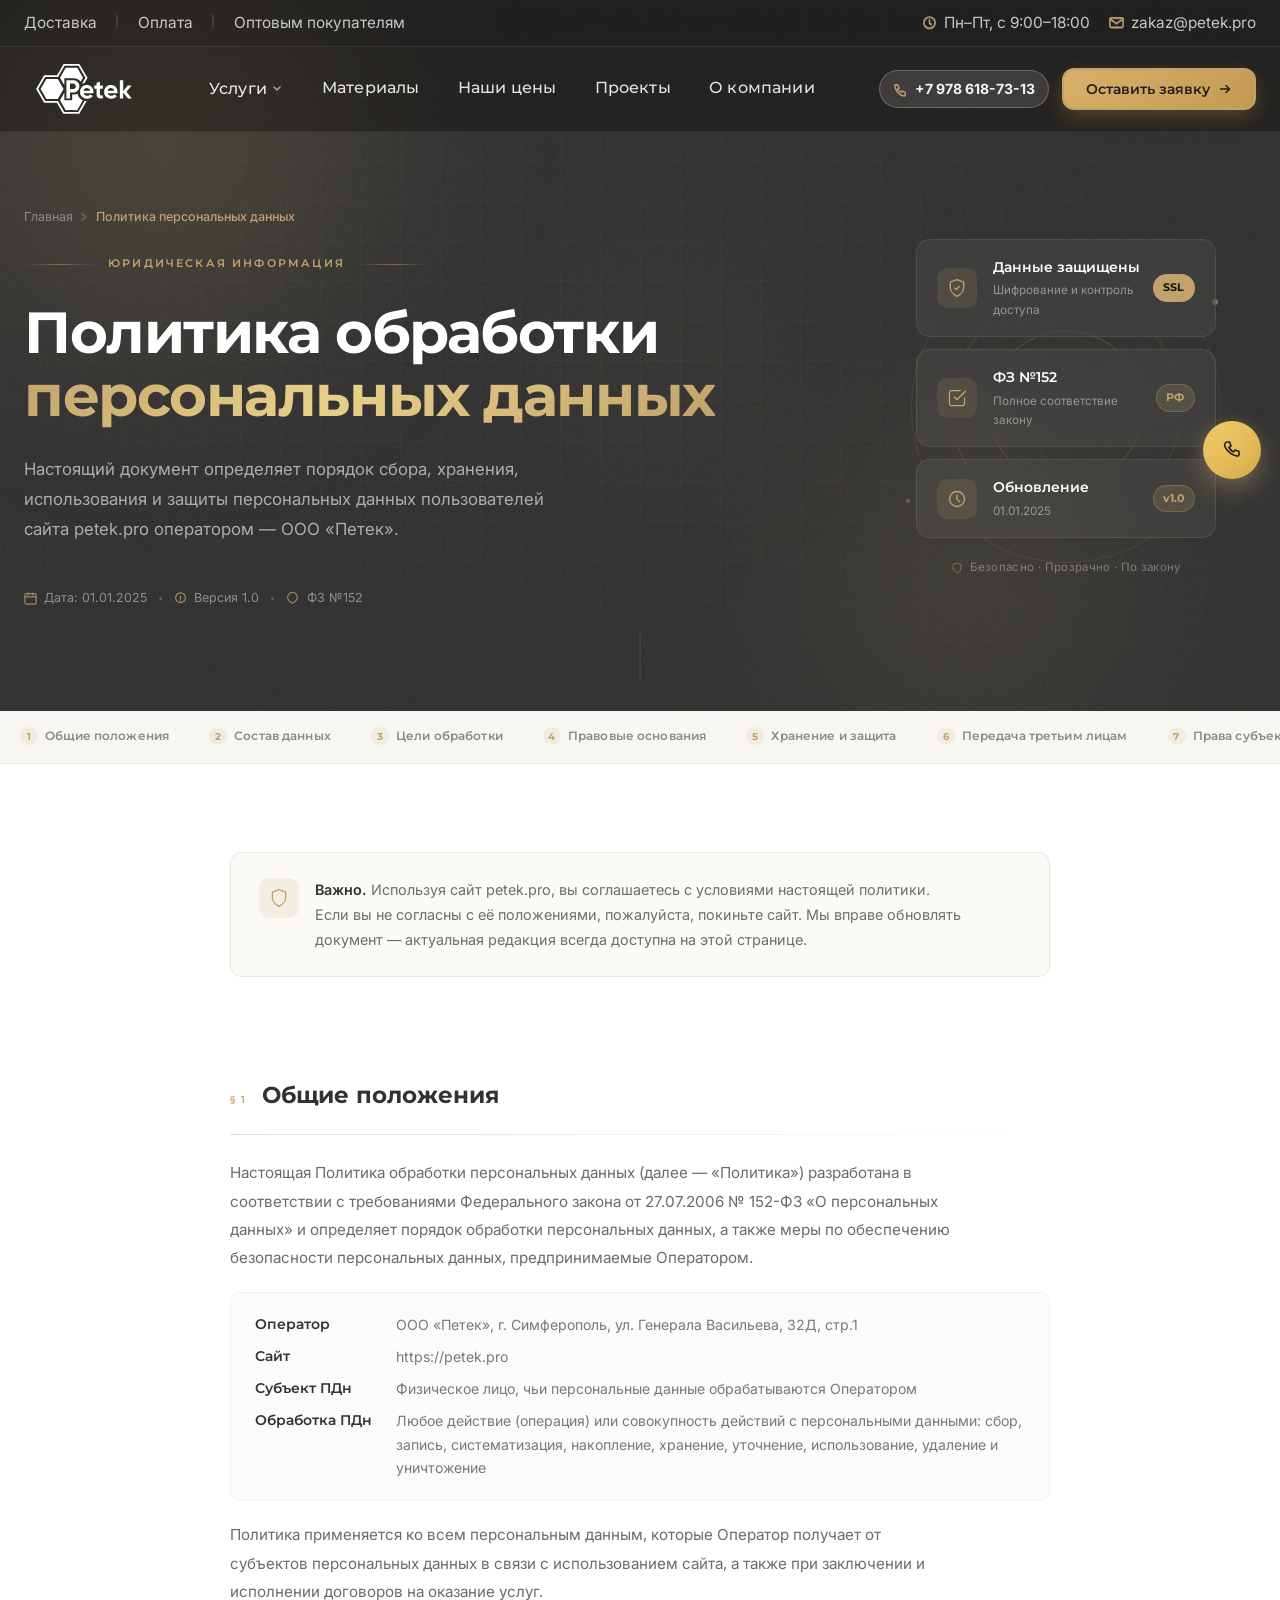
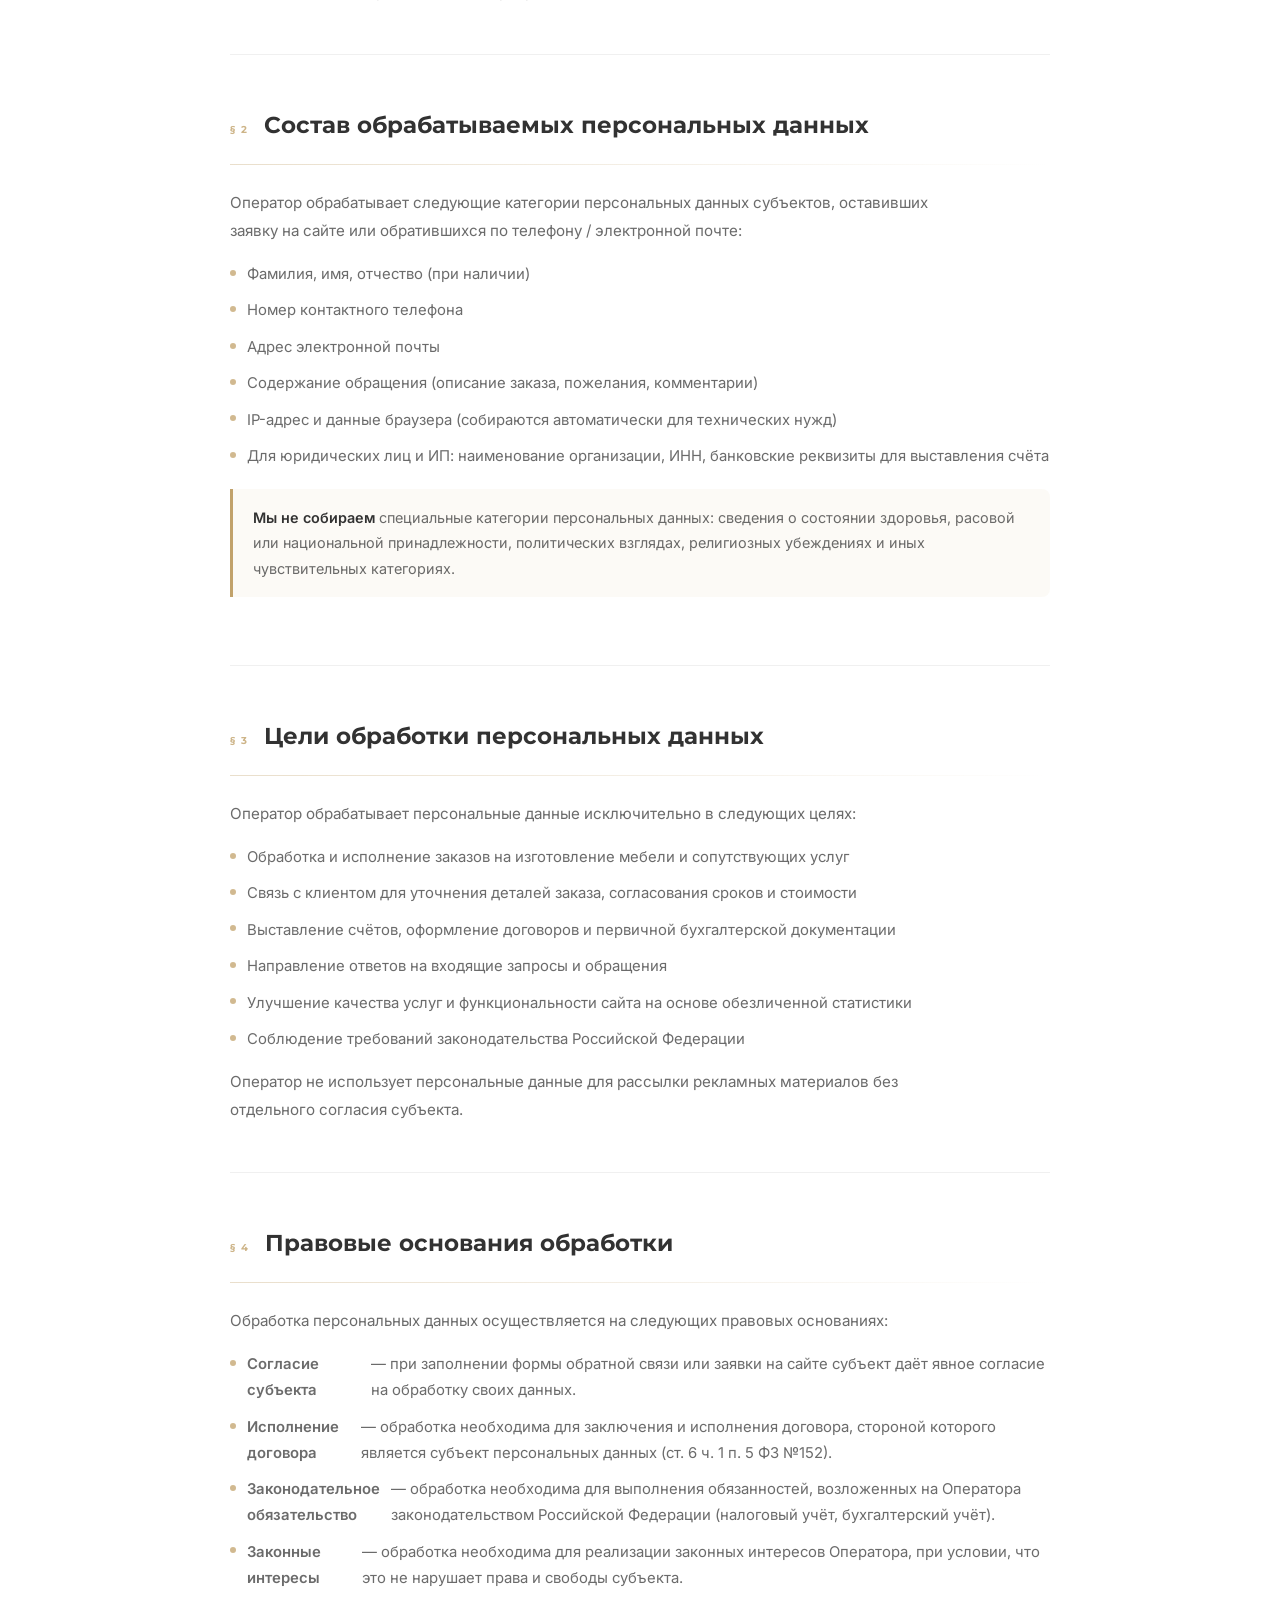
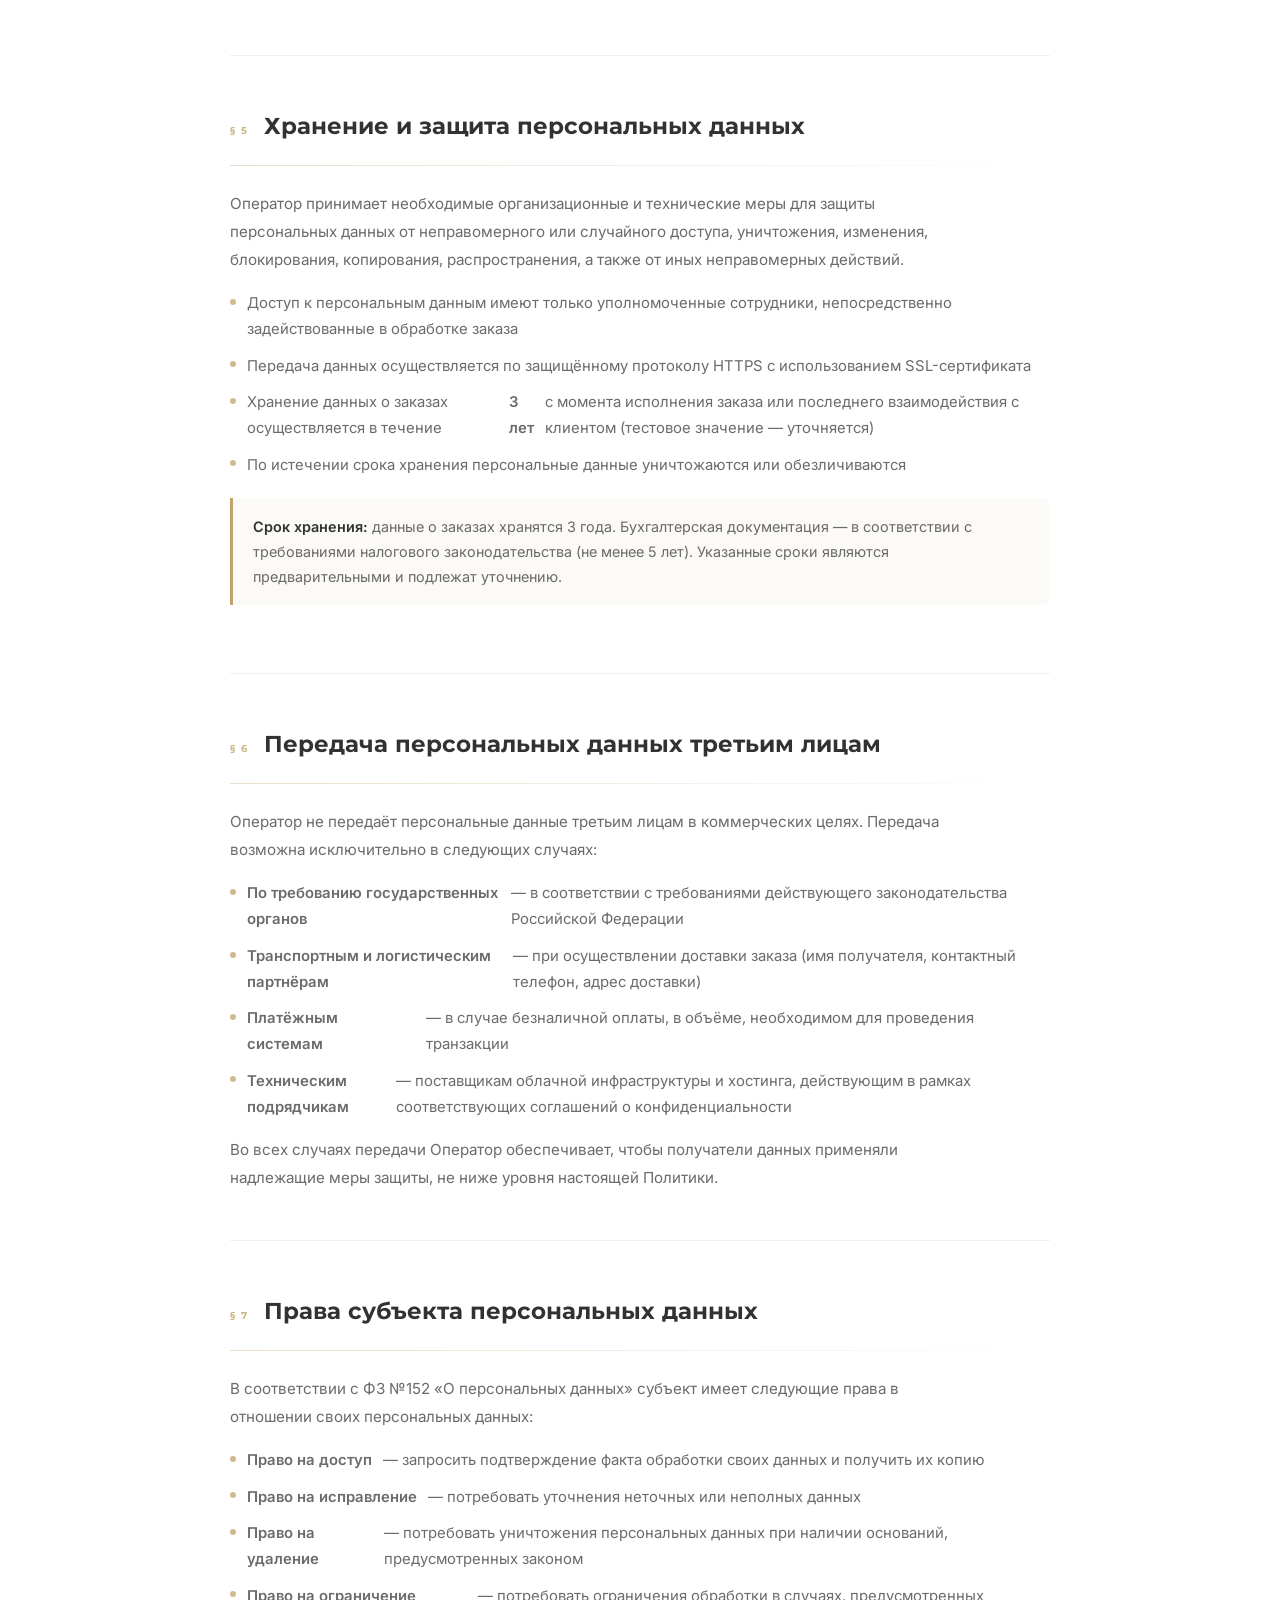
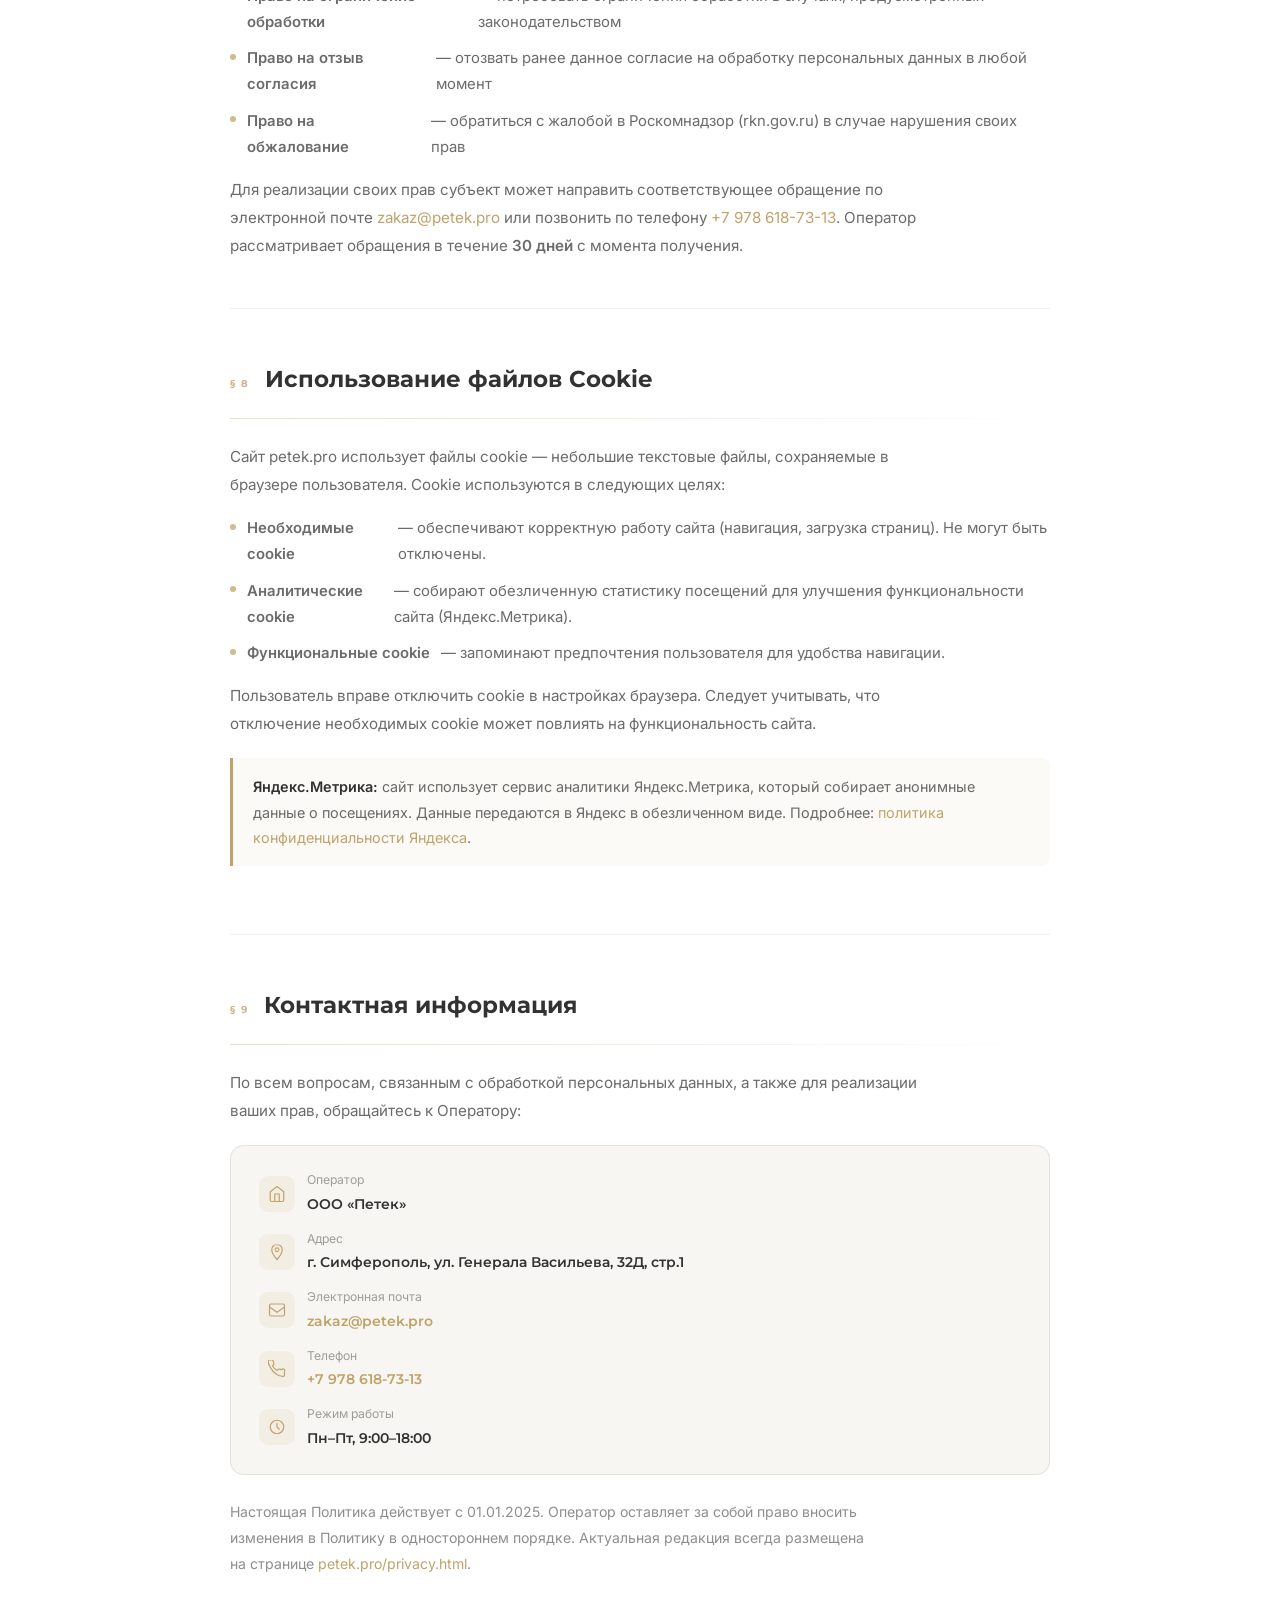
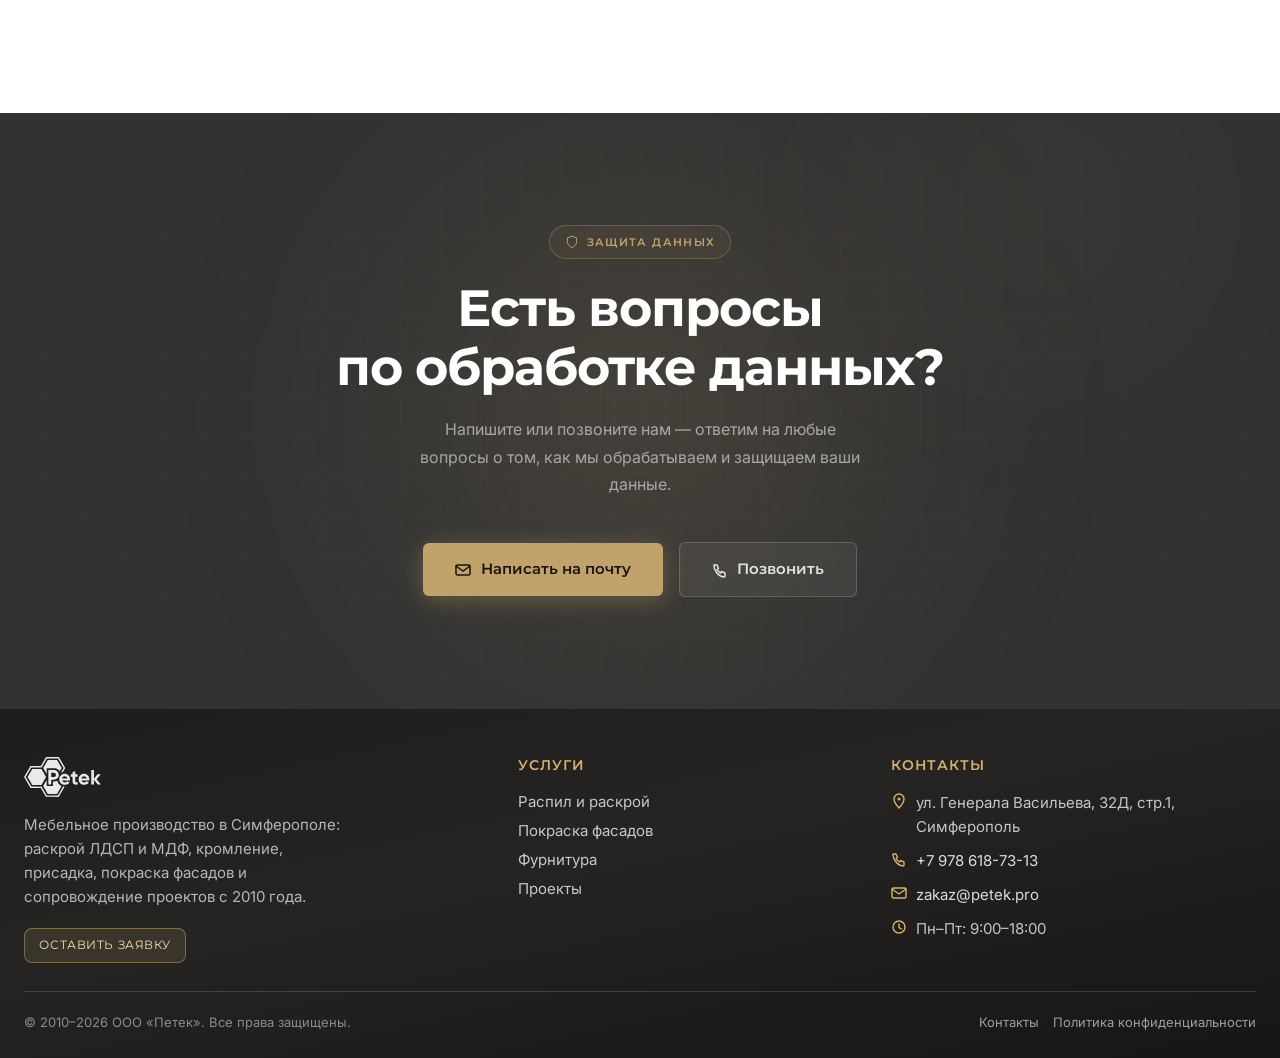
<file: privacy.html>
<!DOCTYPE html>
<html lang="ru">
<head>
  <meta charset="UTF-8" />
  <meta name="viewport" content="width=device-width, initial-scale=1.0" />
  <meta name="description" content="Политика обработки персональных данных ООО «Петек» — порядок сбора, хранения и защиты данных пользователей в соответствии с ФЗ №152." />
  <meta name="robots" content="noindex, nofollow" />
  <title>Политика персональных данных — Petek, мебельное производство, Симферополь</title>
  <link rel="canonical" href="https://petek.pro/privacy.html" />

  <meta property="og:type" content="website" />
  <meta property="og:url" content="https://petek.pro/privacy.html" />
  <meta property="og:title" content="Политика персональных данных — Petek" />
  <meta property="og:description" content="Политика обработки персональных данных ООО «Петек» в соответствии с ФЗ №152 «О персональных данных»." />
  <meta property="og:locale" content="ru_RU" />
  <meta property="og:site_name" content="Petek" />

  <link rel="icon" type="image/svg+xml" href="img/logo/logo-default.svg" />

  <link rel="stylesheet" href="css/secondary.css" />
  <link rel="stylesheet" href="css/privacy.css" />
</head>
<body class="page-privacy">

  <!-- ===================== HEADER ===================== -->
  <header class="site-header site-header--home" id="site-header">

    <div class="header-util">
      <div class="container header-util__inner">
        <div class="header-util__group">
          <a href="dostavka.html" class="header-util__item header-util__item--link">Доставка</a>
          <span class="header-util__sep" aria-hidden="true">|</span>
          <a href="payment.html" class="header-util__item header-util__item--link">Оплата</a>
          <span class="header-util__sep" aria-hidden="true">|</span>
          <a href="wholesale.html" class="header-util__item header-util__item--link">Оптовым покупателям</a>
        </div>
        <div class="header-util__group">
          <span class="header-util__item">
            <svg width="13" height="13" viewBox="0 0 16 16" fill="none" aria-hidden="true"><circle cx="8" cy="8" r="6" stroke="currentColor" stroke-width="1.5"/><path d="M8 5v3.5l2 1.5" stroke="currentColor" stroke-width="1.5" stroke-linecap="round" stroke-linejoin="round"/></svg>
            Пн–Пт, с 9:00–18:00
          </span>
          <a href="mailto:zakaz@petek.pro" class="header-util__item header-util__item--link">
            <svg width="13" height="13" viewBox="0 0 16 16" fill="none" aria-hidden="true"><rect x="1" y="3" width="14" height="10" rx="1.5" stroke="currentColor" stroke-width="1.5"/><path d="M1 4l7 5 7-5" stroke="currentColor" stroke-width="1.5" stroke-linecap="round"/></svg>
            zakaz@petek.pro
          </a>
        </div>
      </div>
    </div>

    <div class="header-main">
      <div class="container header-main__inner">

        <a href="index.html" class="header-logo" aria-label="Petek — на главную">
          <img src="img/logo/logo-white.svg" alt="Petek логотип" width="120" height="44" class="header-logo__white" />
          <img src="img/logo/logo-default.svg" alt="Petek логотип" width="120" height="44" class="header-logo__default" />
        </a>

        <nav class="site-nav" id="site-nav" aria-label="Основная навигация">
          <div class="site-nav__dropdown">
            <button type="button" class="site-nav__dropdown-trigger" aria-expanded="false" aria-haspopup="true" aria-controls="nav-services-menu" id="nav-services-btn">
              Услуги
              <svg class="site-nav__dropdown-chevron" width="10" height="10" viewBox="0 0 10 10" fill="none" aria-hidden="true"><path d="M2 3l3 3 3-3" stroke="currentColor" stroke-width="1.5" stroke-linecap="round" stroke-linejoin="round"/></svg>
            </button>
            <div class="site-nav__dropdown-panel" id="nav-services-menu" aria-labelledby="nav-services-btn">
              <div class="site-nav__dropdown-group">
                <p class="site-nav__dropdown-label">Распил и обработка</p>
                <a href="raspiil.html" class="site-nav__dropdown-link">Раскрой, кромление и присадка</a>
                <a href="chpu.html" class="site-nav__dropdown-link">Фигурный раскрой на ЧПУ</a>
              </div>
              <div class="site-nav__dropdown-group">
                <p class="site-nav__dropdown-label">Изготовление и покраска</p>
                <a href="korpusa.html" class="site-nav__dropdown-link">Корпуса для кухни и шкафов-купе</a>
                <a href="pokraska.html" class="site-nav__dropdown-link">Покраска МДФ-фасадов</a>
                <a href="proektirovanie.html" class="site-nav__dropdown-link">Проектирование в БАЗИС-Мебельщик</a>
              </div>
            </div>
          </div>

          <a href="furnitura.html" class="site-nav__link">Материалы</a>
          <a href="prices.html" class="site-nav__link">Наши цены</a>
          <a href="gallery.html" class="site-nav__link">Проекты</a>
          <a href="contacts.html" class="site-nav__link">О компании</a>
        </nav>

        <div class="header-actions">
          <a href="tel:+79786187313" class="header-phone" aria-label="Позвонить +7 978 618-73-13">
            <svg width="15" height="15" viewBox="0 0 16 16" fill="none" aria-hidden="true"><path d="M2 3h3l1.5 3.5-1.5 1a8 8 0 0 0 3.5 3.5l1-1.5L13 11v3a1 1 0 0 1-1 1C5 14 2 7 2 4a1 1 0 0 1 1-1h-1z" stroke="currentColor" stroke-width="1.5" stroke-linejoin="round"/></svg>
            +7 978 618-73-13
          </a>
          <a href="#order" class="btn btn-primary header-cta" data-open-quick-modal="true">
            Оставить заявку
            <svg class="header-cta__arrow" width="14" height="14" viewBox="0 0 14 14" fill="none" aria-hidden="true"><path d="M2.5 7h9M8 3.5l3.5 3.5L8 10.5" stroke="currentColor" stroke-width="1.5" stroke-linecap="round" stroke-linejoin="round"/></svg>
          </a>
        </div>

        <button class="site-header__burger" id="burger-btn" aria-controls="site-nav" aria-expanded="false" aria-label="Открыть меню">
          <span></span><span></span><span></span>
        </button>
      </div>
    </div>

    <div class="site-header__overlay" id="nav-overlay"></div>
  </header>

  <main>

    <!-- ===================== HERO ===================== -->
    <section class="prv-hero" aria-label="Политика персональных данных">

      <div class="prv-hero__grid-bg" aria-hidden="true"></div>
      <div class="prv-hero__glow prv-hero__glow--1" aria-hidden="true"></div>
      <div class="prv-hero__glow prv-hero__glow--2" aria-hidden="true"></div>
      <div class="prv-hero__glow prv-hero__glow--3" aria-hidden="true"></div>
      <div class="prv-hero__noise" aria-hidden="true"></div>

      <div class="container prv-hero__inner">

        <!-- LEFT: text content -->
        <div class="prv-hero__content">

          <div class="prv-hero__breadcrumb" aria-label="Навигация">
            <a href="index.html" class="prv-hero__breadcrumb-link">Главная</a>
            <svg width="10" height="10" viewBox="0 0 10 10" fill="none" aria-hidden="true"><path d="M3 2l4 3-4 3" stroke="currentColor" stroke-width="1.4" stroke-linecap="round" stroke-linejoin="round"/></svg>
            <span class="prv-hero__breadcrumb-current">Политика персональных данных</span>
          </div>

          <div class="prv-hero__eyebrow-row">
            <span class="prv-hero__eyebrow-line" aria-hidden="true"></span>
            <span class="prv-hero__eyebrow">Юридическая информация</span>
            <span class="prv-hero__eyebrow-line" aria-hidden="true"></span>
          </div>

          <h1 class="prv-hero__title">
            Политика обработки<br>
            <span class="prv-hero__title-accent">персональных данных</span>
          </h1>

          <p class="prv-hero__lead">
            Настоящий документ определяет порядок сбора, хранения, использования и защиты персональных данных пользователей сайта petek.pro оператором — ООО «Петек».
          </p>

          <!-- Meta row -->
          <div class="prv-hero__meta" aria-label="Информация о документе">
            <div class="prv-hero__meta-item">
              <svg width="13" height="13" viewBox="0 0 16 16" fill="none" aria-hidden="true"><rect x="1" y="2" width="14" height="13" rx="2" stroke="currentColor" stroke-width="1.4"/><path d="M5 1v3M11 1v3M1 6h14" stroke="currentColor" stroke-width="1.4" stroke-linecap="round"/></svg>
              <span>Дата: 01.01.2025</span>
            </div>
            <span class="prv-hero__meta-sep" aria-hidden="true"></span>
            <div class="prv-hero__meta-item">
              <svg width="13" height="13" viewBox="0 0 16 16" fill="none" aria-hidden="true"><path d="M8 1a6 6 0 1 0 0 12A6 6 0 0 0 8 1zM8 5v4M8 10.5v.5" stroke="currentColor" stroke-width="1.4" stroke-linecap="round"/></svg>
              <span>Версия 1.0</span>
            </div>
            <span class="prv-hero__meta-sep" aria-hidden="true"></span>
            <div class="prv-hero__meta-item">
              <svg width="13" height="13" viewBox="0 0 16 16" fill="none" aria-hidden="true"><path d="M8 14s-6-3.5-6-7.5A6 6 0 0 1 14 6.5C14 10.5 8 14 8 14z" stroke="currentColor" stroke-width="1.4"/></svg>
              <span>ФЗ №152</span>
            </div>
          </div>

        </div>

        <!-- RIGHT: visual panel -->
        <div class="prv-hero__visual" aria-hidden="true">

          <div class="prv-hero__ring prv-hero__ring--1"></div>
          <div class="prv-hero__ring prv-hero__ring--2"></div>
          <div class="prv-hero__ring prv-hero__ring--3"></div>
          <div class="prv-hero__dot prv-hero__dot--1"></div>
          <div class="prv-hero__dot prv-hero__dot--2"></div>
          <div class="prv-hero__dot prv-hero__dot--3"></div>

          <div class="prv-hero__cards">

            <div class="prv-hero__card prv-hero__card--1">
              <div class="prv-hero__card-icon">
                <svg width="20" height="20" viewBox="0 0 24 24" fill="none"><path d="M12 22s8-4 8-10V5l-8-3-8 3v7c0 6 8 10 8 10z" stroke="currentColor" stroke-width="1.6" stroke-linejoin="round"/><path d="M9 12l2 2 4-4" stroke="currentColor" stroke-width="1.6" stroke-linecap="round" stroke-linejoin="round"/></svg>
              </div>
              <div class="prv-hero__card-body">
                <span class="prv-hero__card-title">Данные защищены</span>
                <span class="prv-hero__card-sub">Шифрование и контроль доступа</span>
              </div>
              <div class="prv-hero__card-badge prv-hero__card-badge--solid">SSL</div>
            </div>

            <div class="prv-hero__card prv-hero__card--2">
              <div class="prv-hero__card-icon">
                <svg width="20" height="20" viewBox="0 0 24 24" fill="none"><path d="M9 11l3 3L22 4" stroke="currentColor" stroke-width="1.8" stroke-linecap="round" stroke-linejoin="round"/><path d="M21 12v7a2 2 0 01-2 2H5a2 2 0 01-2-2V5a2 2 0 012-2h11" stroke="currentColor" stroke-width="1.5" stroke-linecap="round" stroke-linejoin="round"/></svg>
              </div>
              <div class="prv-hero__card-body">
                <span class="prv-hero__card-title">ФЗ №152</span>
                <span class="prv-hero__card-sub">Полное соответствие закону</span>
              </div>
              <div class="prv-hero__card-badge">РФ</div>
            </div>

            <div class="prv-hero__card prv-hero__card--3">
              <div class="prv-hero__card-icon">
                <svg width="20" height="20" viewBox="0 0 24 24" fill="none"><circle cx="12" cy="12" r="9" stroke="currentColor" stroke-width="1.6"/><path d="M12 7v5l3 3" stroke="currentColor" stroke-width="1.6" stroke-linecap="round" stroke-linejoin="round"/></svg>
              </div>
              <div class="prv-hero__card-body">
                <span class="prv-hero__card-title">Обновление</span>
                <span class="prv-hero__card-sub">01.01.2025</span>
              </div>
              <div class="prv-hero__card-badge">v1.0</div>
            </div>

          </div>

          <div class="prv-hero__visual-label">
            <svg width="12" height="12" viewBox="0 0 24 24" fill="none"><path d="M12 22s8-4 8-10V5l-8-3-8 3v7c0 6 8 10 8 10z" stroke="currentColor" stroke-width="1.5" stroke-linejoin="round"/></svg>
            Безопасно · Прозрачно · По закону
          </div>

        </div>

      </div>

      <div class="prv-hero__scroll-hint" aria-hidden="true">
        <span class="prv-hero__scroll-line">
          <span class="prv-hero__scroll-dot"></span>
        </span>
      </div>
    </section>

    <!-- ===================== TOC STRIP ===================== -->
    <nav class="prv-toc" aria-label="Содержание документа">
      <div class="container prv-toc__inner">
        <a href="#section-1" class="prv-toc__link"><span class="prv-toc__link-num">1</span>Общие положения</a>
        <a href="#section-2" class="prv-toc__link"><span class="prv-toc__link-num">2</span>Состав данных</a>
        <a href="#section-3" class="prv-toc__link"><span class="prv-toc__link-num">3</span>Цели обработки</a>
        <a href="#section-4" class="prv-toc__link"><span class="prv-toc__link-num">4</span>Правовые основания</a>
        <a href="#section-5" class="prv-toc__link"><span class="prv-toc__link-num">5</span>Хранение и защита</a>
        <a href="#section-6" class="prv-toc__link"><span class="prv-toc__link-num">6</span>Передача третьим лицам</a>
        <a href="#section-7" class="prv-toc__link"><span class="prv-toc__link-num">7</span>Права субъекта</a>
        <a href="#section-8" class="prv-toc__link"><span class="prv-toc__link-num">8</span>Cookies</a>
        <a href="#section-9" class="prv-toc__link"><span class="prv-toc__link-num">9</span>Контакты</a>
      </div>
    </nav>

    <!-- ===================== DOCUMENT ===================== -->
    <section class="prv-body">
      <div class="container">
        <article class="prv-doc">

          <!-- Intro note -->
          <div class="prv-intro" role="note">
            <div class="prv-intro__icon" aria-hidden="true">
              <svg width="20" height="20" viewBox="0 0 24 24" fill="none"><path d="M12 22s8-4 8-10V5l-8-3-8 3v7c0 6 8 10 8 10z" stroke="currentColor" stroke-width="1.6" stroke-linejoin="round"/></svg>
            </div>
            <p class="prv-intro__text">
              <strong>Важно.</strong> Используя сайт petek.pro, вы соглашаетесь с условиями настоящей политики. Если вы не согласны с её положениями, пожалуйста, покиньте сайт. Мы вправе обновлять документ — актуальная редакция всегда доступна на этой странице.
            </p>
          </div>

          <!-- §1 Общие положения -->
          <section class="prv-section" id="section-1">
            <div class="prv-section__heading-row">
              <span class="prv-section__num">§ 1</span>
              <h2 class="prv-section__title">Общие положения</h2>
            </div>
            <div class="prv-section__divider" aria-hidden="true"></div>

            <p>Настоящая Политика обработки персональных данных (далее — «Политика») разработана в соответствии с требованиями Федерального закона от 27.07.2006 № 152-ФЗ «О персональных данных» и определяет порядок обработки персональных данных, а также меры по обеспечению безопасности персональных данных, предпринимаемые Оператором.</p>

            <dl class="prv-def">
              <dt>Оператор</dt>
              <dd>ООО «Петек», г. Симферополь, ул. Генерала Васильева, 32Д, стр.1</dd>
              <dt>Сайт</dt>
              <dd>https://petek.pro</dd>
              <dt>Субъект ПДн</dt>
              <dd>Физическое лицо, чьи персональные данные обрабатываются Оператором</dd>
              <dt>Обработка ПДн</dt>
              <dd>Любое действие (операция) или совокупность действий с персональными данными: сбор, запись, систематизация, накопление, хранение, уточнение, использование, удаление и уничтожение</dd>
            </dl>

            <p>Политика применяется ко всем персональным данным, которые Оператор получает от субъектов персональных данных в связи с использованием сайта, а также при заключении и исполнении договоров на оказание услуг.</p>
          </section>

          <!-- §2 Состав данных -->
          <section class="prv-section" id="section-2">
            <div class="prv-section__heading-row">
              <span class="prv-section__num">§ 2</span>
              <h2 class="prv-section__title">Состав обрабатываемых персональных данных</h2>
            </div>
            <div class="prv-section__divider" aria-hidden="true"></div>

            <p>Оператор обрабатывает следующие категории персональных данных субъектов, оставивших заявку на сайте или обратившихся по телефону / электронной почте:</p>

            <ul class="prv-list">
              <li>Фамилия, имя, отчество (при наличии)</li>
              <li>Номер контактного телефона</li>
              <li>Адрес электронной почты</li>
              <li>Содержание обращения (описание заказа, пожелания, комментарии)</li>
              <li>IP-адрес и данные браузера (собираются автоматически для технических нужд)</li>
              <li>Для юридических лиц и ИП: наименование организации, ИНН, банковские реквизиты для выставления счёта</li>
            </ul>

            <div class="prv-highlight">
              <strong>Мы не собираем</strong> специальные категории персональных данных: сведения о состоянии здоровья, расовой или национальной принадлежности, политических взглядах, религиозных убеждениях и иных чувствительных категориях.
            </div>
          </section>

          <!-- §3 Цели обработки -->
          <section class="prv-section" id="section-3">
            <div class="prv-section__heading-row">
              <span class="prv-section__num">§ 3</span>
              <h2 class="prv-section__title">Цели обработки персональных данных</h2>
            </div>
            <div class="prv-section__divider" aria-hidden="true"></div>

            <p>Оператор обрабатывает персональные данные исключительно в следующих целях:</p>

            <ul class="prv-list">
              <li>Обработка и исполнение заказов на изготовление мебели и сопутствующих услуг</li>
              <li>Связь с клиентом для уточнения деталей заказа, согласования сроков и стоимости</li>
              <li>Выставление счётов, оформление договоров и первичной бухгалтерской документации</li>
              <li>Направление ответов на входящие запросы и обращения</li>
              <li>Улучшение качества услуг и функциональности сайта на основе обезличенной статистики</li>
              <li>Соблюдение требований законодательства Российской Федерации</li>
            </ul>

            <p>Оператор не использует персональные данные для рассылки рекламных материалов без отдельного согласия субъекта.</p>
          </section>

          <!-- §4 Правовые основания -->
          <section class="prv-section" id="section-4">
            <div class="prv-section__heading-row">
              <span class="prv-section__num">§ 4</span>
              <h2 class="prv-section__title">Правовые основания обработки</h2>
            </div>
            <div class="prv-section__divider" aria-hidden="true"></div>

            <p>Обработка персональных данных осуществляется на следующих правовых основаниях:</p>

            <ul class="prv-list">
              <li><strong>Согласие субъекта</strong> — при заполнении формы обратной связи или заявки на сайте субъект даёт явное согласие на обработку своих данных.</li>
              <li><strong>Исполнение договора</strong> — обработка необходима для заключения и исполнения договора, стороной которого является субъект персональных данных (ст. 6 ч. 1 п. 5 ФЗ №152).</li>
              <li><strong>Законодательное обязательство</strong> — обработка необходима для выполнения обязанностей, возложенных на Оператора законодательством Российской Федерации (налоговый учёт, бухгалтерский учёт).</li>
              <li><strong>Законные интересы</strong> — обработка необходима для реализации законных интересов Оператора, при условии, что это не нарушает права и свободы субъекта.</li>
            </ul>
          </section>

          <!-- §5 Хранение и защита -->
          <section class="prv-section" id="section-5">
            <div class="prv-section__heading-row">
              <span class="prv-section__num">§ 5</span>
              <h2 class="prv-section__title">Хранение и защита персональных данных</h2>
            </div>
            <div class="prv-section__divider" aria-hidden="true"></div>

            <p>Оператор принимает необходимые организационные и технические меры для защиты персональных данных от неправомерного или случайного доступа, уничтожения, изменения, блокирования, копирования, распространения, а также от иных неправомерных действий.</p>

            <ul class="prv-list">
              <li>Доступ к персональным данным имеют только уполномоченные сотрудники, непосредственно задействованные в обработке заказа</li>
              <li>Передача данных осуществляется по защищённому протоколу HTTPS с использованием SSL-сертификата</li>
              <li>Хранение данных о заказах осуществляется в течение <strong>3 лет</strong> с момента исполнения заказа или последнего взаимодействия с клиентом (тестовое значение — уточняется)</li>
              <li>По истечении срока хранения персональные данные уничтожаются или обезличиваются</li>
            </ul>

            <div class="prv-highlight">
              <strong>Срок хранения:</strong> данные о заказах хранятся 3 года. Бухгалтерская документация — в соответствии с требованиями налогового законодательства (не менее 5 лет). Указанные сроки являются предварительными и подлежат уточнению.
            </div>
          </section>

          <!-- §6 Передача третьим лицам -->
          <section class="prv-section" id="section-6">
            <div class="prv-section__heading-row">
              <span class="prv-section__num">§ 6</span>
              <h2 class="prv-section__title">Передача персональных данных третьим лицам</h2>
            </div>
            <div class="prv-section__divider" aria-hidden="true"></div>

            <p>Оператор не передаёт персональные данные третьим лицам в коммерческих целях. Передача возможна исключительно в следующих случаях:</p>

            <ul class="prv-list">
              <li><strong>По требованию государственных органов</strong> — в соответствии с требованиями действующего законодательства Российской Федерации</li>
              <li><strong>Транспортным и логистическим партнёрам</strong> — при осуществлении доставки заказа (имя получателя, контактный телефон, адрес доставки)</li>
              <li><strong>Платёжным системам</strong> — в случае безналичной оплаты, в объёме, необходимом для проведения транзакции</li>
              <li><strong>Техническим подрядчикам</strong> — поставщикам облачной инфраструктуры и хостинга, действующим в рамках соответствующих соглашений о конфиденциальности</li>
            </ul>

            <p>Во всех случаях передачи Оператор обеспечивает, чтобы получатели данных применяли надлежащие меры защиты, не ниже уровня настоящей Политики.</p>
          </section>

          <!-- §7 Права субъекта -->
          <section class="prv-section" id="section-7">
            <div class="prv-section__heading-row">
              <span class="prv-section__num">§ 7</span>
              <h2 class="prv-section__title">Права субъекта персональных данных</h2>
            </div>
            <div class="prv-section__divider" aria-hidden="true"></div>

            <p>В соответствии с ФЗ №152 «О персональных данных» субъект имеет следующие права в отношении своих персональных данных:</p>

            <ul class="prv-list">
              <li><strong>Право на доступ</strong> — запросить подтверждение факта обработки своих данных и получить их копию</li>
              <li><strong>Право на исправление</strong> — потребовать уточнения неточных или неполных данных</li>
              <li><strong>Право на удаление</strong> — потребовать уничтожения персональных данных при наличии оснований, предусмотренных законом</li>
              <li><strong>Право на ограничение обработки</strong> — потребовать ограничения обработки в случаях, предусмотренных законодательством</li>
              <li><strong>Право на отзыв согласия</strong> — отозвать ранее данное согласие на обработку персональных данных в любой момент</li>
              <li><strong>Право на обжалование</strong> — обратиться с жалобой в Роскомнадзор (rkn.gov.ru) в случае нарушения своих прав</li>
            </ul>

            <p>Для реализации своих прав субъект может направить соответствующее обращение по электронной почте <a href="mailto:zakaz@petek.pro" style="color:var(--gold)">zakaz@petek.pro</a> или позвонить по телефону <a href="tel:+79786187313" style="color:var(--gold)">+7 978 618-73-13</a>. Оператор рассматривает обращения в течение <strong>30 дней</strong> с момента получения.</p>
          </section>

          <!-- §8 Cookies -->
          <section class="prv-section" id="section-8">
            <div class="prv-section__heading-row">
              <span class="prv-section__num">§ 8</span>
              <h2 class="prv-section__title">Использование файлов Cookie</h2>
            </div>
            <div class="prv-section__divider" aria-hidden="true"></div>

            <p>Сайт petek.pro использует файлы cookie — небольшие текстовые файлы, сохраняемые в браузере пользователя. Cookie используются в следующих целях:</p>

            <ul class="prv-list">
              <li><strong>Необходимые cookie</strong> — обеспечивают корректную работу сайта (навигация, загрузка страниц). Не могут быть отключены.</li>
              <li><strong>Аналитические cookie</strong> — собирают обезличенную статистику посещений для улучшения функциональности сайта (Яндекс.Метрика).</li>
              <li><strong>Функциональные cookie</strong> — запоминают предпочтения пользователя для удобства навигации.</li>
            </ul>

            <p>Пользователь вправе отключить cookie в настройках браузера. Следует учитывать, что отключение необходимых cookie может повлиять на функциональность сайта.</p>

            <div class="prv-highlight">
              <strong>Яндекс.Метрика:</strong> сайт использует сервис аналитики Яндекс.Метрика, который собирает анонимные данные о посещениях. Данные передаются в Яндекс в обезличенном виде. Подробнее: <a href="https://yandex.ru/legal/confidential/" target="_blank" rel="noopener noreferrer" style="color:var(--gold)">политика конфиденциальности Яндекса</a>.
            </div>
          </section>

          <!-- §9 Контакты -->
          <section class="prv-section" id="section-9">
            <div class="prv-section__heading-row">
              <span class="prv-section__num">§ 9</span>
              <h2 class="prv-section__title">Контактная информация</h2>
            </div>
            <div class="prv-section__divider" aria-hidden="true"></div>

            <p>По всем вопросам, связанным с обработкой персональных данных, а также для реализации ваших прав, обращайтесь к Оператору:</p>

            <div class="prv-contact-card">

              <div class="prv-contact-card__row">
                <div class="prv-contact-card__icon" aria-hidden="true">
                  <svg width="18" height="18" viewBox="0 0 24 24" fill="none"><path d="M3 9l9-7 9 7v11a2 2 0 01-2 2H5a2 2 0 01-2-2z" stroke="currentColor" stroke-width="1.6" stroke-linejoin="round"/><path d="M9 22V12h6v10" stroke="currentColor" stroke-width="1.6" stroke-linejoin="round"/></svg>
                </div>
                <div>
                  <span class="prv-contact-card__label">Оператор</span>
                  <span class="prv-contact-card__value">ООО «Петек»</span>
                </div>
              </div>

              <div class="prv-contact-card__row">
                <div class="prv-contact-card__icon" aria-hidden="true">
                  <svg width="18" height="18" viewBox="0 0 24 24" fill="none"><path d="M12 2C8.13 2 5 5.13 5 9c0 5.25 7 13 7 13s7-7.75 7-13c0-3.87-3.13-7-7-7z" stroke="currentColor" stroke-width="1.6"/><circle cx="12" cy="9" r="2.5" stroke="currentColor" stroke-width="1.5"/></svg>
                </div>
                <div>
                  <span class="prv-contact-card__label">Адрес</span>
                  <span class="prv-contact-card__value">г. Симферополь, ул. Генерала Васильева, 32Д, стр.1</span>
                </div>
              </div>

              <div class="prv-contact-card__row">
                <div class="prv-contact-card__icon" aria-hidden="true">
                  <svg width="18" height="18" viewBox="0 0 24 24" fill="none"><rect x="2" y="4" width="20" height="16" rx="2" stroke="currentColor" stroke-width="1.6"/><path d="M2 8l10 7 10-7" stroke="currentColor" stroke-width="1.6" stroke-linecap="round"/></svg>
                </div>
                <div>
                  <span class="prv-contact-card__label">Электронная почта</span>
                  <span class="prv-contact-card__value"><a href="mailto:zakaz@petek.pro">zakaz@petek.pro</a></span>
                </div>
              </div>

              <div class="prv-contact-card__row">
                <div class="prv-contact-card__icon" aria-hidden="true">
                  <svg width="18" height="18" viewBox="0 0 24 24" fill="none"><path d="M22 16.92v3a2 2 0 01-2.18 2 19.79 19.79 0 01-8.63-3.07A19.5 19.5 0 013.07 9.8 19.79 19.79 0 01.04 1.18 2 2 0 012 0h3a2 2 0 012 1.72c.127.96.361 1.903.7 2.81a2 2 0 01-.45 2.11L6.09 7.91a16 16 0 006 6l1.27-1.27a2 2 0 012.11-.45c.907.339 1.85.573 2.81.7A2 2 0 0122 14.92v2z" stroke="currentColor" stroke-width="1.6" stroke-linejoin="round"/></svg>
                </div>
                <div>
                  <span class="prv-contact-card__label">Телефон</span>
                  <span class="prv-contact-card__value"><a href="tel:+79786187313">+7 978 618-73-13</a></span>
                </div>
              </div>

              <div class="prv-contact-card__row">
                <div class="prv-contact-card__icon" aria-hidden="true">
                  <svg width="18" height="18" viewBox="0 0 24 24" fill="none"><circle cx="12" cy="12" r="9" stroke="currentColor" stroke-width="1.6"/><path d="M12 7v5l3 3" stroke="currentColor" stroke-width="1.6" stroke-linecap="round" stroke-linejoin="round"/></svg>
                </div>
                <div>
                  <span class="prv-contact-card__label">Режим работы</span>
                  <span class="prv-contact-card__value">Пн–Пт, 9:00–18:00</span>
                </div>
              </div>

            </div>

            <p style="margin-top:1.5rem; font-size:0.88rem; color:rgba(50,50,50,0.55);">Настоящая Политика действует с 01.01.2025. Оператор оставляет за собой право вносить изменения в Политику в одностороннем порядке. Актуальная редакция всегда размещена на странице <a href="https://petek.pro/privacy.html" style="color:var(--gold)">petek.pro/privacy.html</a>.</p>
          </section>

        </article>
      </div>
    </section>

    <!-- ===================== CTA ===================== -->
    <section class="prv-cta" aria-labelledby="prv-cta-heading">
      <div class="prv-cta__glow prv-cta__glow--1" aria-hidden="true"></div>
      <div class="prv-cta__glow prv-cta__glow--2" aria-hidden="true"></div>
      <div class="prv-cta__grid-bg" aria-hidden="true"></div>

      <div class="container prv-cta__inner">
        <div class="prv-cta__badge" aria-hidden="true">
          <svg width="14" height="14" viewBox="0 0 24 24" fill="none"><path d="M12 22s8-4 8-10V5l-8-3-8 3v7c0 6 8 10 8 10z" stroke="currentColor" stroke-width="1.6" stroke-linejoin="round"/></svg>
          Защита данных
        </div>
        <h2 class="prv-cta__title" id="prv-cta-heading">Есть вопросы<br>по обработке данных?</h2>
        <p class="prv-cta__lead">Напишите или позвоните нам — ответим на любые вопросы о том, как мы обрабатываем и защищаем ваши данные.</p>
        <div class="prv-cta__actions">
          <a href="mailto:zakaz@petek.pro" class="prv-cta__btn prv-cta__btn--primary">
            <svg width="16" height="16" viewBox="0 0 16 16" fill="none" aria-hidden="true"><rect x="1" y="3" width="14" height="10" rx="1.5" stroke="currentColor" stroke-width="1.5"/><path d="M1 4l7 5 7-5" stroke="currentColor" stroke-width="1.5" stroke-linecap="round"/></svg>
            Написать на почту
          </a>
          <a href="tel:+79786187313" class="prv-cta__btn prv-cta__btn--secondary">
            <svg width="16" height="16" viewBox="0 0 16 16" fill="none" aria-hidden="true"><path d="M2 3h3l1.5 3.5-1.5 1a8 8 0 0 0 3.5 3.5l1-1.5L13 11v3a1 1 0 0 1-1 1C5 14 2 7 2 4a1 1 0 0 1 1-1h-1z" stroke="currentColor" stroke-width="1.5" stroke-linejoin="round"/></svg>
            Позвонить
          </a>
        </div>
      </div>
    </section>

  </main>

  <!-- ===================== FOOTER ===================== -->
  <footer class="site-footer">
    <div class="container">
      <div class="site-footer__grid">

        <div class="site-footer__brand">
          <a href="index.html" class="site-footer__logo" aria-label="Petek — на главную">
            <img src="img/logo/logo-default.svg" alt="Petek логотип" width="110" height="40" />
          </a>
          <p class="site-footer__tagline">Мебельное производство в Симферополе: раскрой ЛДСП и МДФ, кромление, присадка, покраска фасадов и сопровождение проектов с 2010 года.</p>
          <a class="site-footer__cta" href="#order" data-open-quick-modal="true">Оставить заявку</a>
        </div>

        <div class="site-footer__col">
          <h3 class="site-footer__heading">Услуги</h3>
          <nav class="site-footer__nav" aria-label="Услуги">
            <a href="raspiil.html">Распил и раскрой</a>
            <a href="pokraska.html">Покраска фасадов</a>
            <a href="furnitura.html">Фурнитура</a>
            <a href="gallery.html">Проекты</a>
          </nav>
        </div>

        <div class="site-footer__col">
          <h3 class="site-footer__heading">Контакты</h3>
          <address class="site-footer__contacts" style="font-style:normal;">
            <div class="site-footer__contact-item">
              <svg width="16" height="16" viewBox="0 0 16 16" fill="none" aria-hidden="true"><path d="M8 1a5 5 0 0 1 5 5c0 3.5-5 9-5 9S3 9.5 3 6a5 5 0 0 1 5-5z" stroke="currentColor" stroke-width="1.4"/><circle cx="8" cy="6" r="1.5" fill="currentColor"/></svg>
              <span>ул. Генерала Васильева, 32Д, стр.1,<br>Симферополь</span>
            </div>
            <div class="site-footer__contact-item">
              <svg width="16" height="16" viewBox="0 0 16 16" fill="none" aria-hidden="true"><path d="M2 3h3l1.5 3.5-1.5 1a8 8 0 0 0 3.5 3.5l1-1.5L13 11v3a1 1 0 0 1-1 1C5 14 2 7 2 4a1 1 0 0 1 1-1h-1z" stroke="currentColor" stroke-width="1.4" stroke-linejoin="round"/></svg>
              <a href="tel:+79786187313">+7 978 618-73-13</a>
            </div>
            <div class="site-footer__contact-item">
              <svg width="16" height="16" viewBox="0 0 16 16" fill="none" aria-hidden="true"><rect x="1" y="3" width="14" height="10" rx="1.5" stroke="currentColor" stroke-width="1.4"/><path d="M1 4l7 5 7-5" stroke="currentColor" stroke-width="1.4" stroke-linecap="round"/></svg>
              <a href="mailto:zakaz@petek.pro">zakaz@petek.pro</a>
            </div>
            <div class="site-footer__contact-item">
              <svg width="16" height="16" viewBox="0 0 16 16" fill="none" aria-hidden="true"><circle cx="8" cy="8" r="6" stroke="currentColor" stroke-width="1.4"/><path d="M8 5v3.5l2.5 1.5" stroke="currentColor" stroke-width="1.4" stroke-linecap="round"/></svg>
              <span>Пн–Пт: 9:00–18:00</span>
            </div>
          </address>
        </div>

      </div>

      <div class="site-footer__bottom">
        <p class="site-footer__copy">&copy; 2010–2026 ООО «Петек». Все права защищены.</p>
        <div class="site-footer__legal">
          <a href="contacts.html">Контакты</a>
          <a href="privacy.html" aria-current="page">Политика конфиденциальности</a>
        </div>
      </div>
    </div>
  </footer>

  <button class="quick-call" id="quick-call-btn" type="button" aria-label="Открыть форму заявки">
    <svg width="24" height="24" viewBox="0 0 24 24" fill="none" aria-hidden="true"><path d="M6.5 4h3l1.5 4-2 1.5c1 2 2.5 3.5 4.5 4.5L15 12l4 1.5v3c0 1-.9 1.7-1.9 1.5C8.3 16.5 3.5 7.7 5 5.9 5.3 4.8 5.9 4 6.5 4z" stroke="currentColor" stroke-width="1.7" stroke-linejoin="round"/></svg>
  </button>

  <div class="quick-modal" id="quick-modal" hidden>
    <div class="quick-modal__backdrop" data-close="quick-modal"></div>
    <section class="quick-modal__dialog" role="dialog" aria-modal="true" aria-labelledby="quick-modal-title">
      <button class="quick-modal__close" type="button" id="quick-modal-close" aria-label="Закрыть окно">
        <svg width="16" height="16" viewBox="0 0 16 16" fill="none" aria-hidden="true"><path d="M3 3l10 10M13 3L3 13" stroke="currentColor" stroke-width="1.8" stroke-linecap="round"/></svg>
      </button>
      <p class="quick-modal__eyebrow">Обратная связь</p>
      <h3 class="quick-modal__title" id="quick-modal-title">Оставьте заявку</h3>
      <p class="quick-modal__text">Перезвоним и ответим на все ваши вопросы.</p>

      <form class="quick-modal__form" id="quick-modal-form" novalidate enctype="multipart/form-data">
        <label class="quick-modal__label" for="qm-name">Ваше имя</label>
        <input class="quick-modal__input" id="qm-name" name="name" type="text" autocomplete="name" minlength="2" required />
        <p class="quick-modal__error" id="qm-name-error" aria-live="polite"></p>

        <label class="quick-modal__label" for="qm-phone">Телефон</label>
        <input class="quick-modal__input" id="qm-phone" name="phone" type="tel" inputmode="tel" pattern="[+]?[0-9]{11,15}" maxlength="16" autocomplete="tel" value="+7" required />
        <p class="quick-modal__error" id="qm-phone-error" aria-live="polite"></p>

        <label class="quick-modal__label" for="qm-comment">Комментарий</label>
        <textarea class="quick-modal__input quick-modal__input--area" id="qm-comment" name="comment" rows="3" placeholder="Опишите ваш вопрос…"></textarea>

        <button class="quick-modal__submit" type="submit">Отправить заявку</button>
      </form>
    </section>
  </div>

  <script src="js/main.js" defer></script>

</body>
</html>
</file>
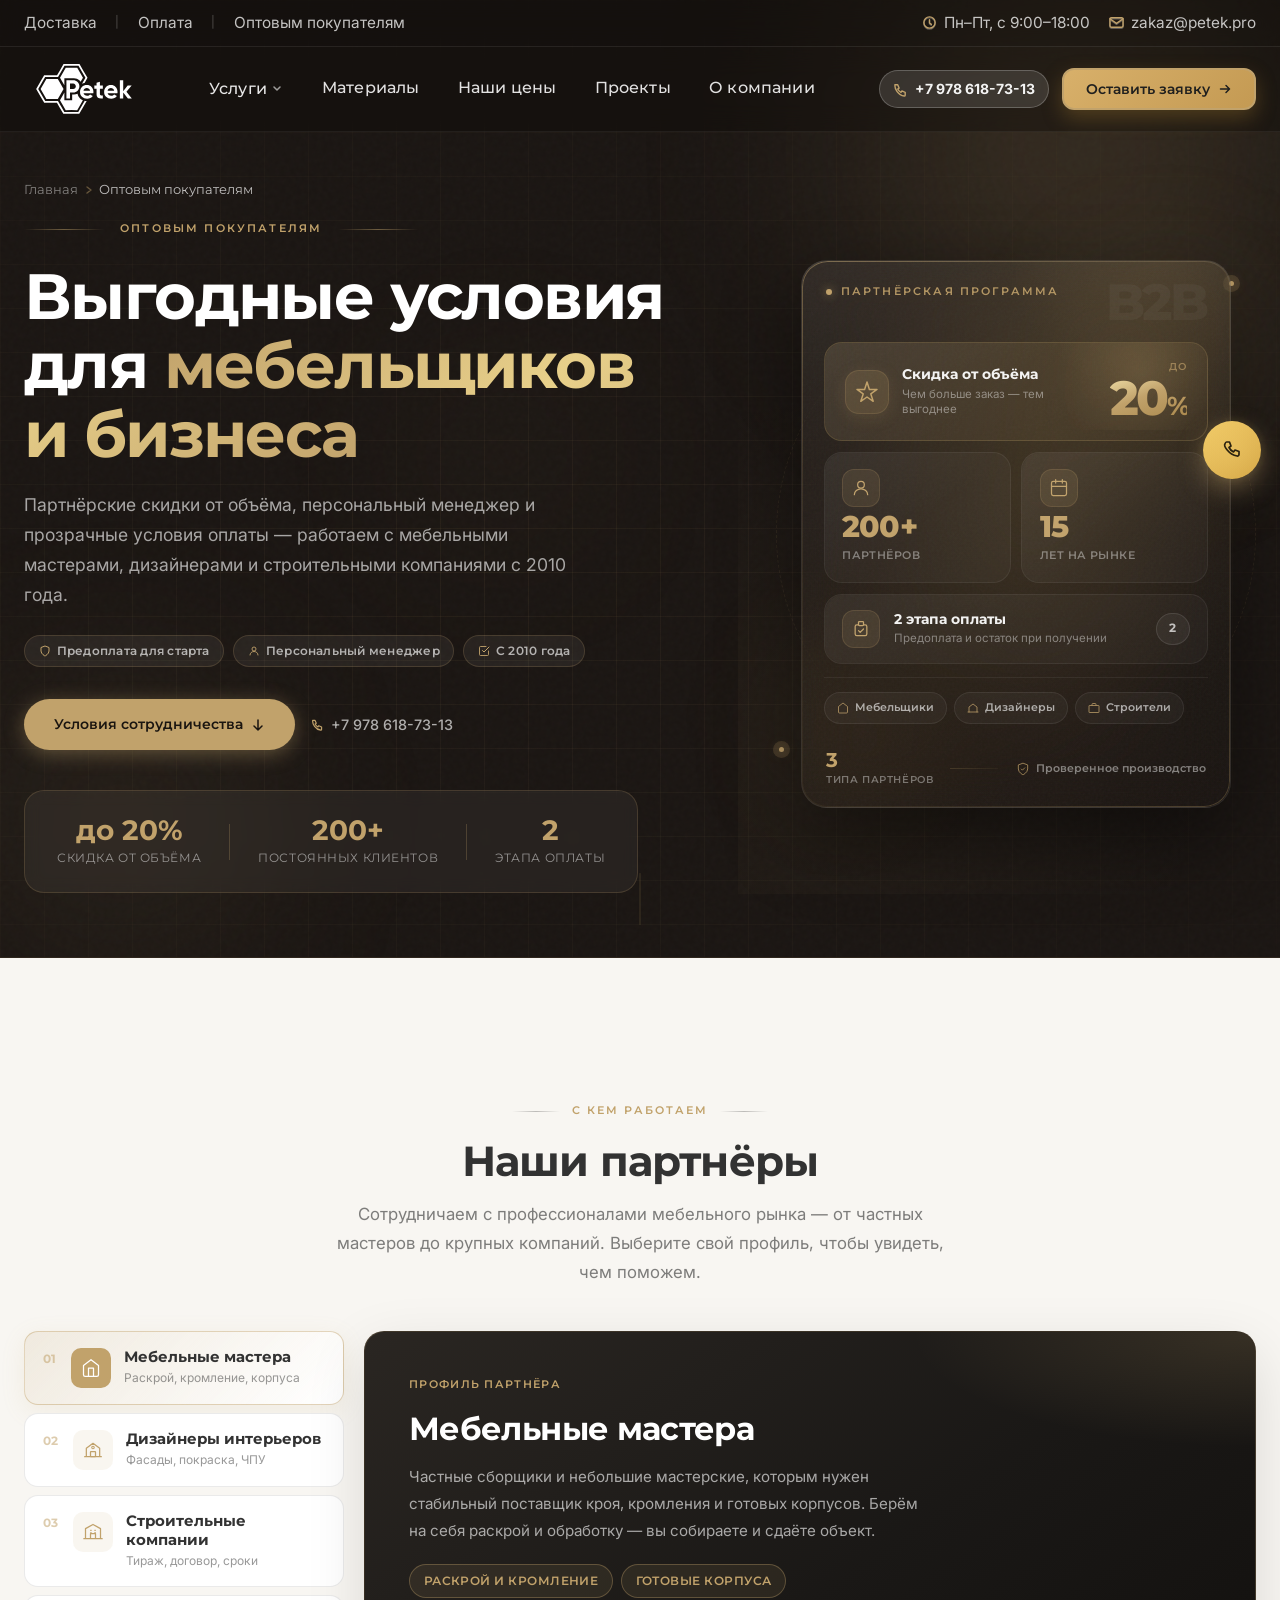
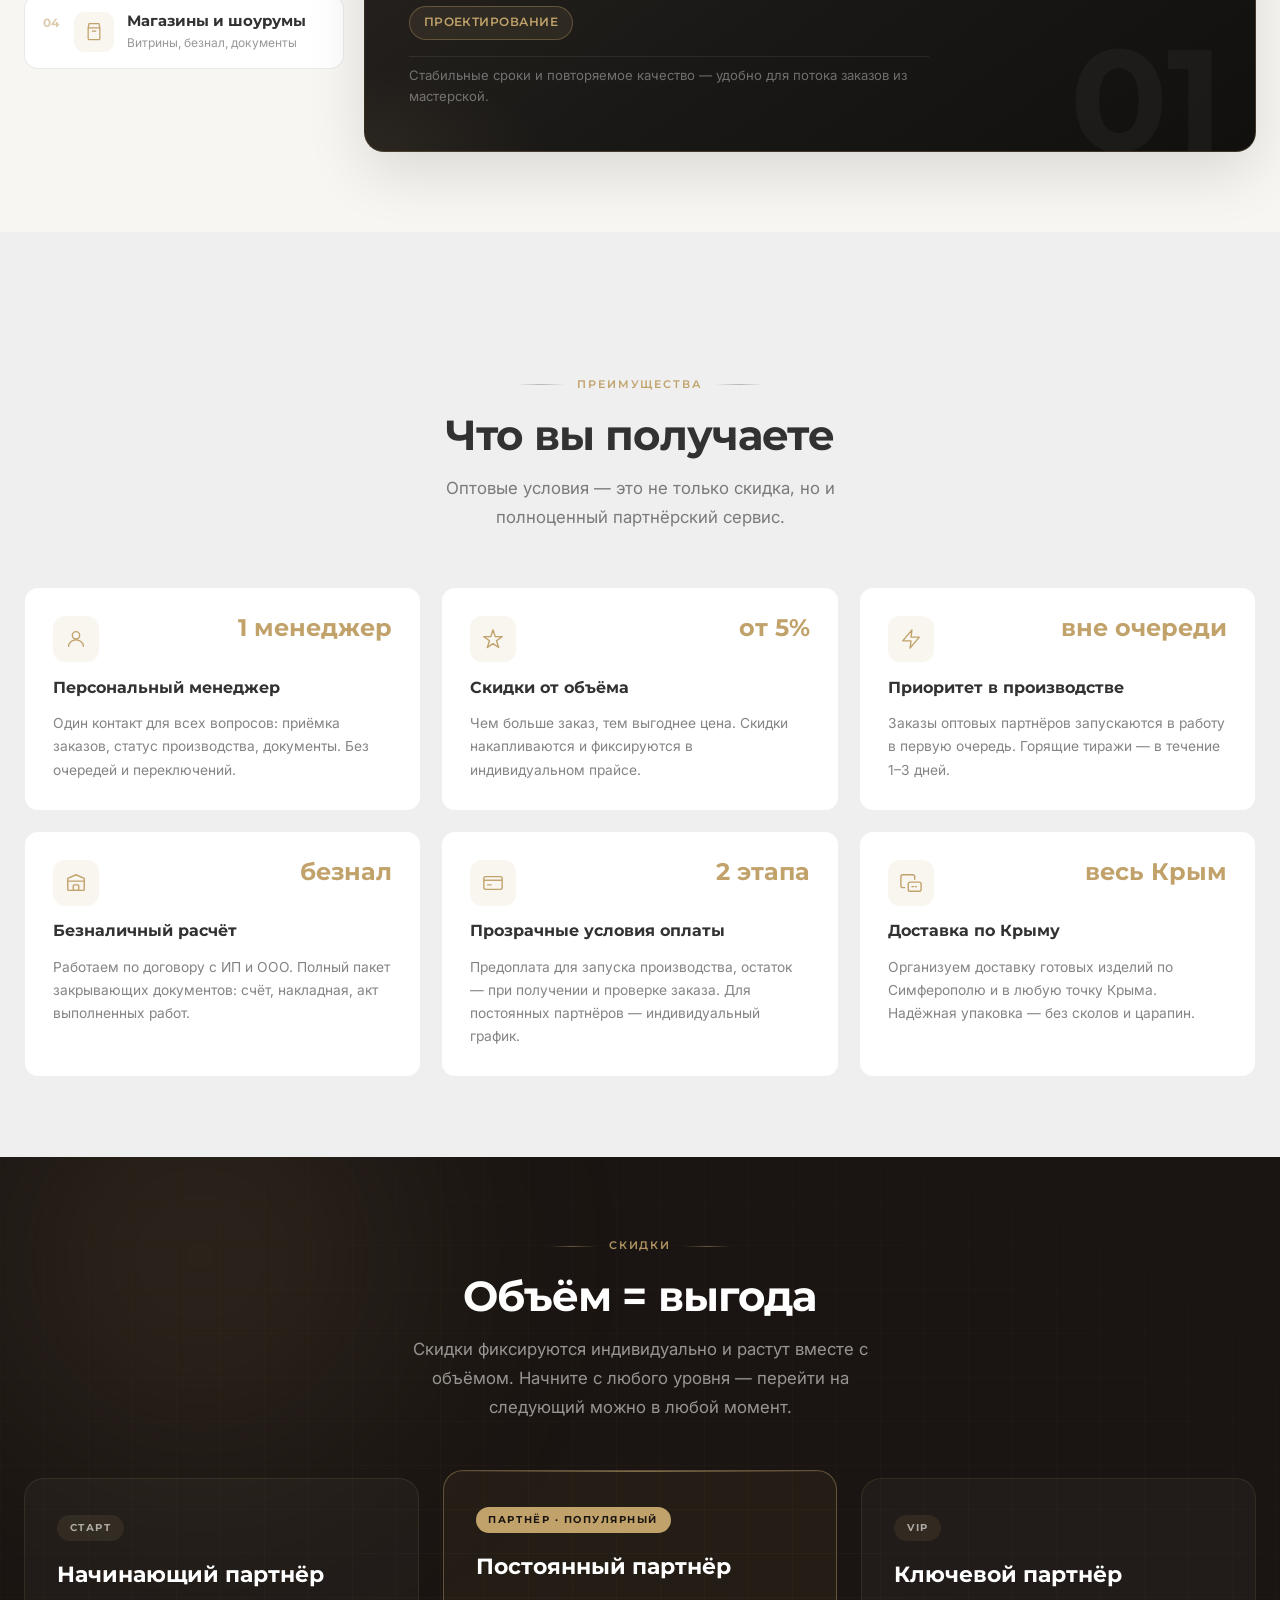
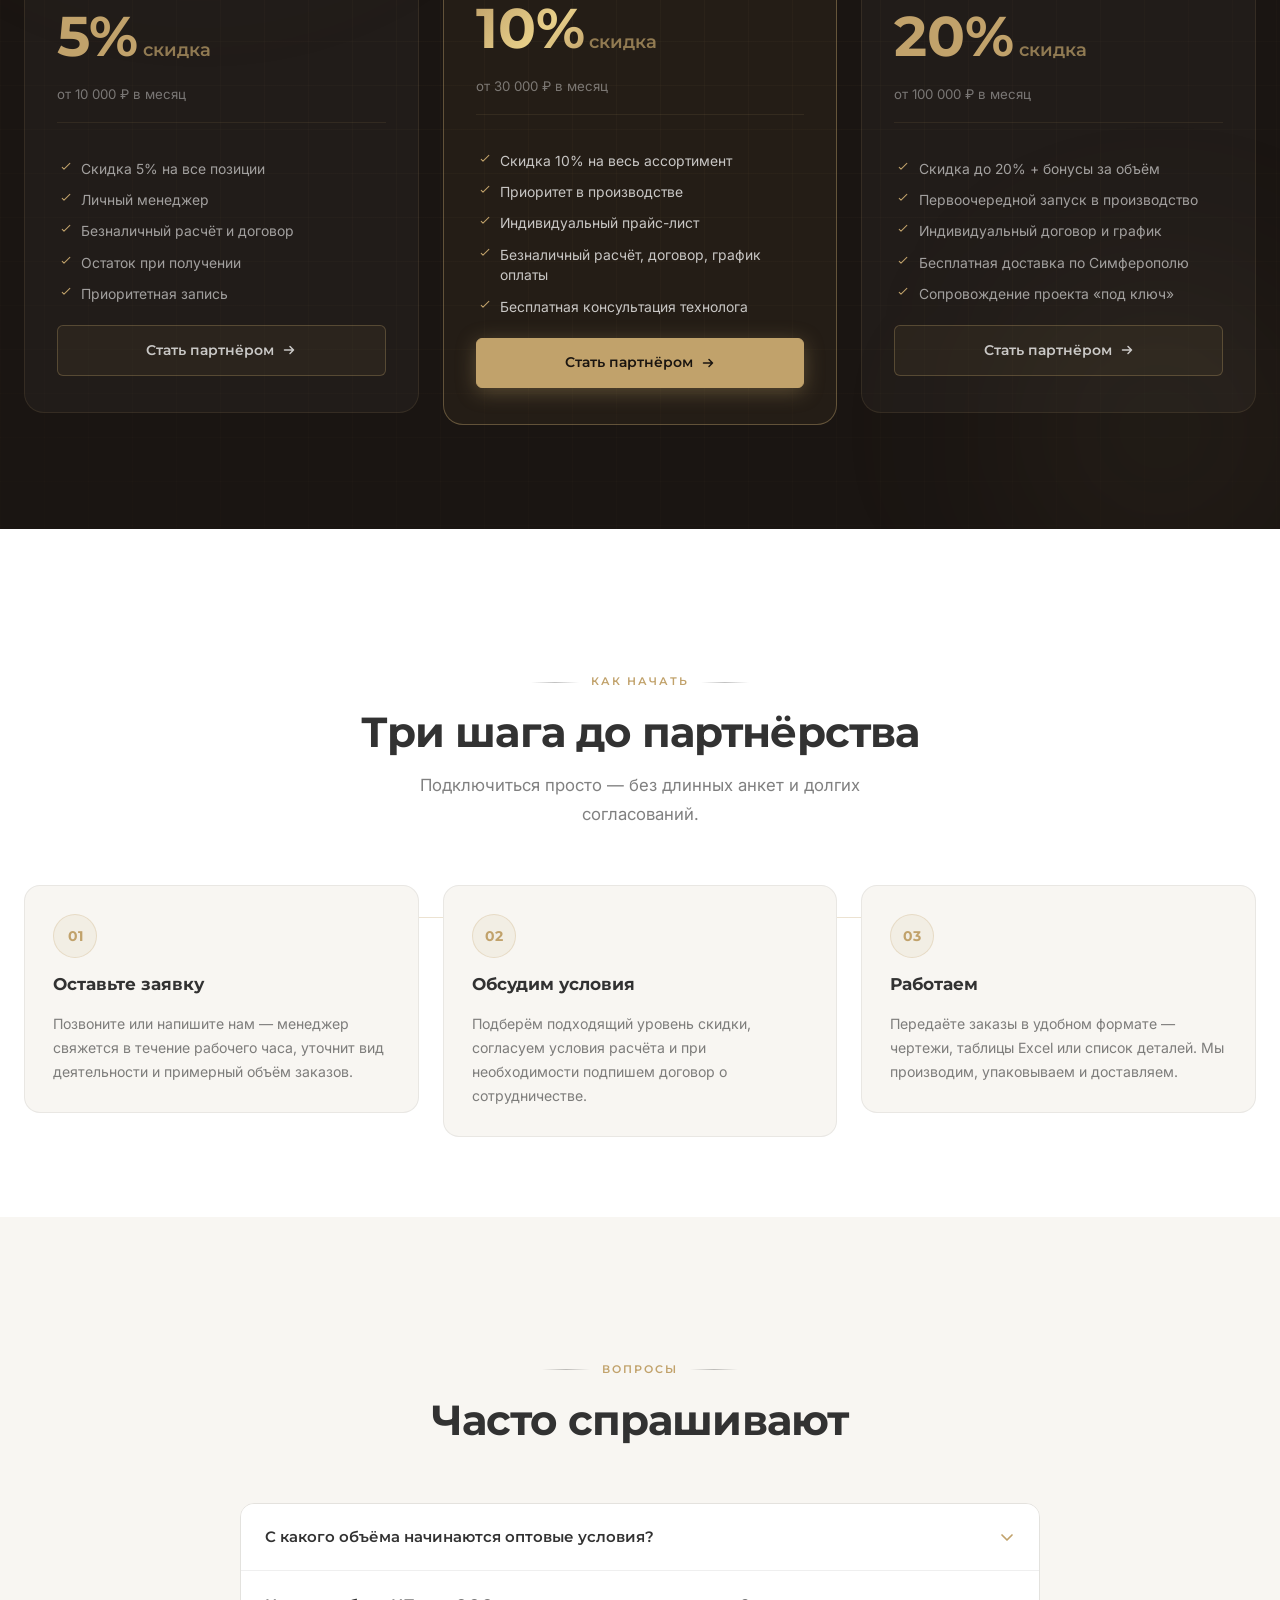
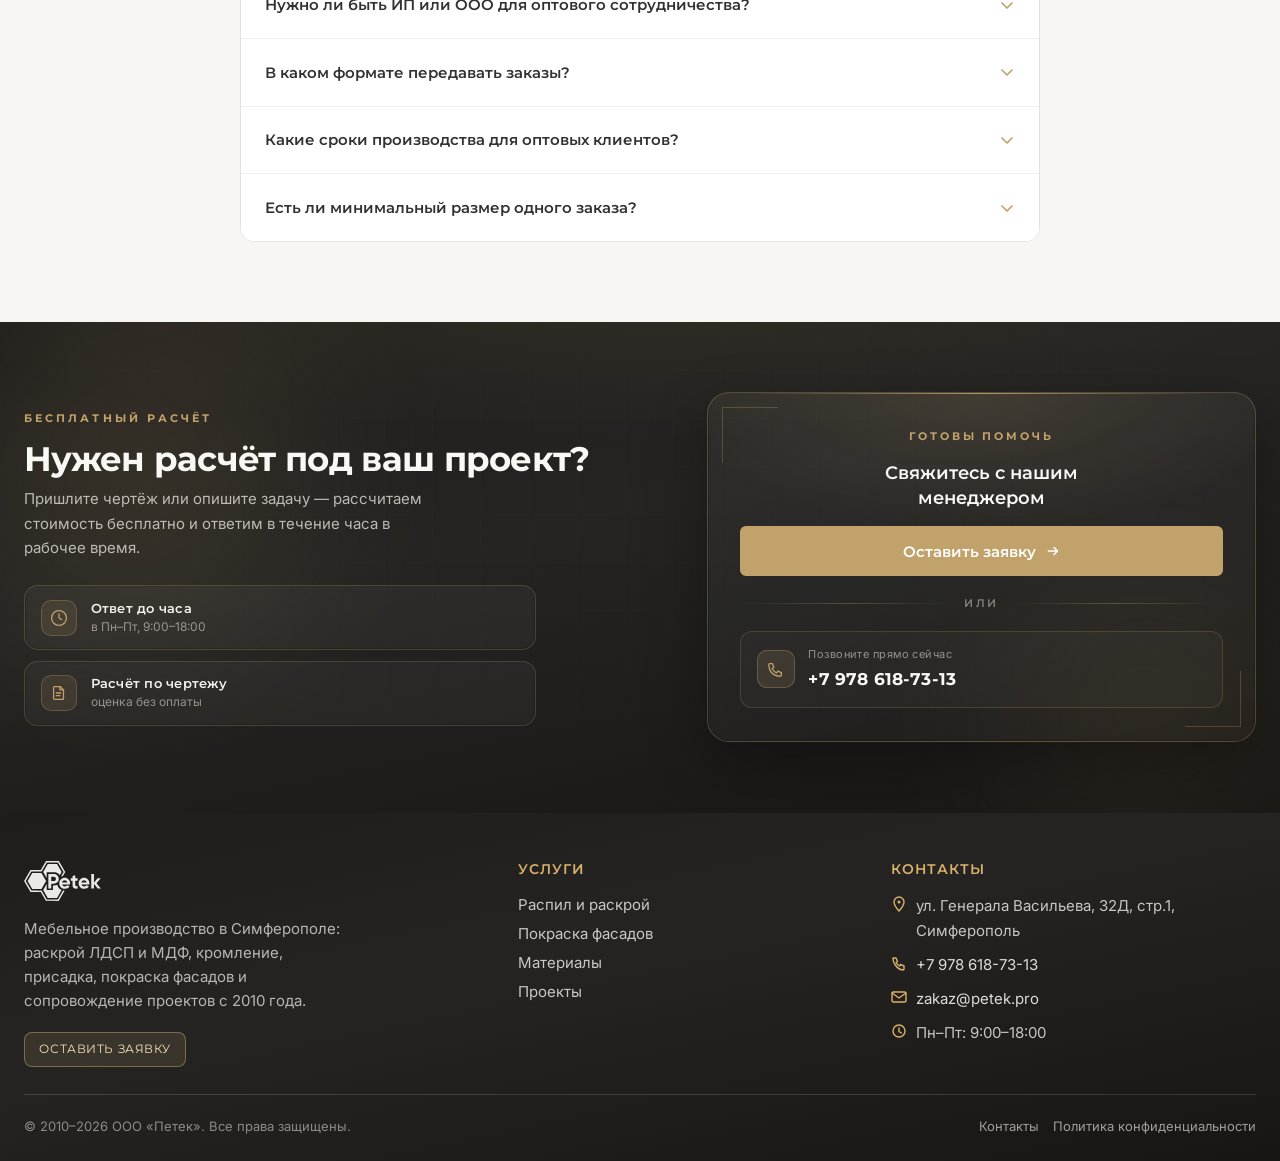
<file: wholesale.html>
<!DOCTYPE html>
<html lang="ru">
<head>
  <meta charset="UTF-8" />
  <meta name="viewport" content="width=device-width, initial-scale=1.0" />
  <meta name="description" content="Оптовые условия от Petek: партнёрские скидки до 20%, персональный менеджер, гибкий график оплаты и безналичный расчёт. Работаем с мебельщиками, дизайнерами и строительными компаниями." />
  <meta name="robots" content="index, follow" />
  <title>Оптовым покупателям — Petek, мебельное производство, Симферополь</title>
  <link rel="canonical" href="https://petek.pro/wholesale.html" />

  <meta property="og:type" content="website" />
  <meta property="og:url" content="https://petek.pro/wholesale.html" />
  <meta property="og:title" content="Оптовым покупателям — Petek, Симферополь" />
  <meta property="og:description" content="Партнёрские скидки до 20%, персональный менеджер и прозрачные условия оплаты для мебельщиков, дизайнеров и строительных компаний." />
  <meta property="og:locale" content="ru_RU" />
  <meta property="og:site_name" content="Petek" />

  <link rel="icon" type="image/svg+xml" href="img/logo/logo-default.svg" />

  <link rel="stylesheet" href="css/secondary.css" />
  <link rel="stylesheet" href="css/wholesale.css" />
</head>
<body class="page-wholesale">

  <!-- ===================== HEADER ===================== -->
  <header class="site-header site-header--home" id="site-header">

    <div class="header-util">
      <div class="container header-util__inner">
        <div class="header-util__group">
          <a href="dostavka.html" class="header-util__item header-util__item--link">Доставка</a>
          <span class="header-util__sep" aria-hidden="true">|</span>
          <a href="payment.html" class="header-util__item header-util__item--link">Оплата</a>
          <span class="header-util__sep" aria-hidden="true">|</span>
          <a href="wholesale.html" class="header-util__item header-util__item--link" aria-current="page">Оптовым покупателям</a>
        </div>
        <div class="header-util__group">
          <span class="header-util__item">
            <svg width="13" height="13" viewBox="0 0 16 16" fill="none" aria-hidden="true"><circle cx="8" cy="8" r="6" stroke="currentColor" stroke-width="1.5"/><path d="M8 5v3.5l2 1.5" stroke="currentColor" stroke-width="1.5" stroke-linecap="round" stroke-linejoin="round"/></svg>
            Пн–Пт, с 9:00–18:00
          </span>
          <a href="mailto:zakaz@petek.pro" class="header-util__item header-util__item--link">
            <svg width="13" height="13" viewBox="0 0 16 16" fill="none" aria-hidden="true"><rect x="1" y="3" width="14" height="10" rx="1.5" stroke="currentColor" stroke-width="1.5"/><path d="M1 4l7 5 7-5" stroke="currentColor" stroke-width="1.5" stroke-linecap="round"/></svg>
            zakaz@petek.pro
          </a>
        </div>
      </div>
    </div>

    <div class="header-main">
      <div class="container header-main__inner">

        <a href="index.html" class="header-logo" aria-label="Petek — на главную">
          <img src="img/logo/logo-white.svg" alt="Petek логотип" width="120" height="44" class="header-logo__white" />
          <img src="img/logo/logo-default.svg" alt="Petek логотип" width="120" height="44" class="header-logo__default" />
        </a>

        <nav class="site-nav" id="site-nav" aria-label="Основная навигация">
          <div class="site-nav__dropdown">
            <button type="button" class="site-nav__dropdown-trigger" aria-expanded="false" aria-haspopup="true" aria-controls="nav-services-menu" id="nav-services-btn">
              Услуги
              <svg class="site-nav__dropdown-chevron" width="10" height="10" viewBox="0 0 10 10" fill="none" aria-hidden="true"><path d="M2 3l3 3 3-3" stroke="currentColor" stroke-width="1.5" stroke-linecap="round" stroke-linejoin="round"/></svg>
            </button>
            <div class="site-nav__dropdown-panel" id="nav-services-menu" aria-labelledby="nav-services-btn">
              <div class="site-nav__dropdown-group">
                <p class="site-nav__dropdown-label">Распил и обработка</p>
                <a href="raspiil.html" class="site-nav__dropdown-link">Раскрой, кромление и присадка</a>
                <a href="chpu.html" class="site-nav__dropdown-link">Фигурный раскрой на ЧПУ</a>
              </div>
              <div class="site-nav__dropdown-group">
                <p class="site-nav__dropdown-label">Изготовление и покраска</p>
                <a href="korpusa.html" class="site-nav__dropdown-link">Корпуса для кухни и шкафов-купе</a>
                <a href="pokraska.html" class="site-nav__dropdown-link">Покраска МДФ-фасадов</a>
                <a href="proektirovanie.html" class="site-nav__dropdown-link">Проектирование в БАЗИС-Мебельщик</a>
              </div>
            </div>
          </div>

          <a href="furnitura.html" class="site-nav__link">Материалы</a>
          <a href="prices.html" class="site-nav__link">Наши цены</a>
          <a href="gallery.html" class="site-nav__link">Проекты</a>
          <a href="contacts.html" class="site-nav__link">О компании</a>
        </nav>

        <div class="header-actions">
          <a href="tel:+79786187313" class="header-phone" aria-label="Позвонить +7 978 618-73-13">
            <svg width="15" height="15" viewBox="0 0 16 16" fill="none" aria-hidden="true"><path d="M2 3h3l1.5 3.5-1.5 1a8 8 0 0 0 3.5 3.5l1-1.5L13 11v3a1 1 0 0 1-1 1C5 14 2 7 2 4a1 1 0 0 1 1-1h-1z" stroke="currentColor" stroke-width="1.5" stroke-linejoin="round"/></svg>
            +7 978 618-73-13
          </a>
          <a href="#order" class="btn btn-primary header-cta" data-open-quick-modal="true">
            Оставить заявку
            <svg class="header-cta__arrow" width="14" height="14" viewBox="0 0 14 14" fill="none" aria-hidden="true"><path d="M2.5 7h9M8 3.5l3.5 3.5L8 10.5" stroke="currentColor" stroke-width="1.5" stroke-linecap="round" stroke-linejoin="round"/></svg>
          </a>
        </div>

        <button class="site-header__burger" id="burger-btn" aria-controls="site-nav" aria-expanded="false" aria-label="Открыть меню">
          <span></span><span></span><span></span>
        </button>
      </div>
    </div>

    <div class="site-header__overlay" id="nav-overlay"></div>
  </header>

  <main>

    <!-- ===================== HERO ===================== -->
    <section class="ws-hero" aria-label="Оптовым покупателям">

      <div class="ws-hero__grid-bg" aria-hidden="true"></div>
      <div class="ws-hero__noise" aria-hidden="true"></div>
      <div class="ws-hero__glow ws-hero__glow--1" aria-hidden="true"></div>
      <div class="ws-hero__glow ws-hero__glow--2" aria-hidden="true"></div>
      <div class="ws-hero__glow ws-hero__glow--3" aria-hidden="true"></div>

      <div class="container ws-hero__inner">

        <div class="ws-hero__left">
          <div class="ws-hero__content">

            <nav class="ws-hero__breadcrumb" aria-label="Навигация">
              <a href="index.html" class="ws-hero__breadcrumb-link">Главная</a>
              <svg width="10" height="10" viewBox="0 0 10 10" fill="none" aria-hidden="true"><path d="M3 2l4 3-4 3" stroke="currentColor" stroke-width="1.4" stroke-linecap="round" stroke-linejoin="round"/></svg>
              <span class="ws-hero__breadcrumb-current">Оптовым покупателям</span>
            </nav>

            <div class="ws-hero__eyebrow-row">
              <span class="ws-hero__eyebrow-line" aria-hidden="true"></span>
              <span class="ws-hero__eyebrow">Оптовым покупателям</span>
              <span class="ws-hero__eyebrow-line" aria-hidden="true"></span>
            </div>

            <h1 class="ws-hero__title">
              Выгодные условия<br>
              для <span class="ws-hero__title-accent">мебельщиков<br>и бизнеса</span>
            </h1>

            <p class="ws-hero__lead">
              Партнёрские скидки от объёма, персональный менеджер и прозрачные условия оплаты — работаем с мебельными мастерами, дизайнерами и строительными компаниями с 2010 года.
            </p>

            <div class="ws-hero__trust-row" aria-label="Преимущества для партнёров">
              <span class="ws-hero__trust-pill">
                <svg width="12" height="12" viewBox="0 0 24 24" fill="none" aria-hidden="true"><path d="M12 22s8-4 8-10V5l-8-3-8 3v7c0 6 8 10 8 10z" stroke="currentColor" stroke-width="2" stroke-linejoin="round"/></svg>
                Предоплата для старта
              </span>
              <span class="ws-hero__trust-pill">
                <svg width="12" height="12" viewBox="0 0 24 24" fill="none" aria-hidden="true"><circle cx="12" cy="8" r="4" stroke="currentColor" stroke-width="1.8"/><path d="M4 20c0-4 3.6-7 8-7s8 3 8 7" stroke="currentColor" stroke-width="1.8" stroke-linecap="round"/></svg>
                Персональный менеджер
              </span>
              <span class="ws-hero__trust-pill">
                <svg width="12" height="12" viewBox="0 0 24 24" fill="none" aria-hidden="true"><path d="M9 11l3 3L22 4" stroke="currentColor" stroke-width="2" stroke-linecap="round" stroke-linejoin="round"/><path d="M21 12v7a2 2 0 01-2 2H5a2 2 0 01-2-2V5a2 2 0 012-2h11" stroke="currentColor" stroke-width="1.8" stroke-linecap="round" stroke-linejoin="round"/></svg>
                С 2010 года
              </span>
            </div>

            <div class="ws-hero__cta-row">
              <a href="#tiers" class="ws-hero__btn">
                Условия сотрудничества
                <svg width="14" height="14" viewBox="0 0 14 14" fill="none" aria-hidden="true"><path d="M7 2v10M3 8l4 4 4-4" stroke="currentColor" stroke-width="1.5" stroke-linecap="round" stroke-linejoin="round"/></svg>
              </a>
              <a href="tel:+79786187313" class="ws-hero__link-btn">
                <svg width="13" height="13" viewBox="0 0 16 16" fill="none" aria-hidden="true"><path d="M2 3h3l1.5 3.5-1.5 1a8 8 0 0 0 3.5 3.5l1-1.5L13 11v3a1 1 0 0 1-1 1C5 14 2 7 2 4a1 1 0 0 1 1-1h-1z" stroke="currentColor" stroke-width="1.5" stroke-linejoin="round"/></svg>
                +7 978 618-73-13
              </a>
            </div>
          </div>

          <div class="ws-hero__stats" aria-label="Ключевые условия для оптовых клиентов">
            <div class="ws-hero__stat">
              <span class="ws-hero__stat-num">до 20%</span>
              <span class="ws-hero__stat-label">скидка от объёма</span>
            </div>
            <div class="ws-hero__stat-divider" aria-hidden="true"></div>
            <div class="ws-hero__stat">
              <span class="ws-hero__stat-num">200+</span>
              <span class="ws-hero__stat-label">постоянных клиентов</span>
            </div>
            <div class="ws-hero__stat-divider" aria-hidden="true"></div>
            <div class="ws-hero__stat">
              <span class="ws-hero__stat-num">2</span>
              <span class="ws-hero__stat-label">этапа оплаты</span>
            </div>
          </div>
        </div>

        <div class="ws-hero__visual" aria-hidden="true">

          <div class="ws-hero__vis-bg"></div>
          <div class="ws-hero__vis-orb ws-hero__vis-orb--1"></div>
          <div class="ws-hero__vis-orb ws-hero__vis-orb--2"></div>
          <div class="ws-hero__ring ws-hero__ring--1"></div>
          <div class="ws-hero__ring ws-hero__ring--2"></div>
          <div class="ws-hero__ring ws-hero__ring--3"></div>
          <span class="ws-hero__dot ws-hero__dot--1"><span class="ws-hero__dot-core"></span></span>
          <span class="ws-hero__dot ws-hero__dot--2"><span class="ws-hero__dot-core"></span></span>

          <div class="ws-hero__panel">

            <div class="ws-hero__panel-glow" aria-hidden="true"></div>
            <div class="ws-hero__panel-noise" aria-hidden="true"></div>

            <header class="ws-hero__panel-head">
              <div class="ws-hero__panel-label">
                <span class="ws-hero__panel-dot" aria-hidden="true"></span>
                <span>Партнёрская программа</span>
              </div>
              <span class="ws-hero__panel-watermark">B2B</span>
            </header>

            <div class="ws-hero__bento">

              <article class="ws-hero__cell ws-hero__cell--hero">
                <div class="ws-hero__cell-glow" aria-hidden="true"></div>
                <div class="ws-hero__cell-top">
                  <div class="ws-hero__cell-icon ws-hero__cell-icon--lg">
                    <svg width="24" height="24" viewBox="0 0 24 24" fill="none"><path d="M12 2l2.4 7.4H22l-6.2 4.5 2.4 7.4L12 17l-6.2 4.3 2.4-7.4L2 9.4h7.6L12 2z" stroke="currentColor" stroke-width="1.5" stroke-linejoin="round"/></svg>
                  </div>
                  <div class="ws-hero__cell-copy">
                    <span class="ws-hero__cell-title">Скидка от объёма</span>
                    <span class="ws-hero__cell-sub">Чем больше заказ — тем выгоднее</span>
                  </div>
                </div>
                <div class="ws-hero__cell-metric" aria-hidden="true">
                  <span class="ws-hero__cell-metric-prefix">до</span>
                  <span class="ws-hero__cell-metric-val">20<span class="ws-hero__cell-metric-unit">%</span></span>
                </div>
              </article>

              <article class="ws-hero__cell ws-hero__cell--partners">
                <div class="ws-hero__cell-icon">
                  <svg width="20" height="20" viewBox="0 0 24 24" fill="none"><circle cx="12" cy="8" r="4" stroke="currentColor" stroke-width="1.5"/><path d="M4 20c0-4 3.6-7 8-7s8 3 8 7" stroke="currentColor" stroke-width="1.5" stroke-linecap="round"/></svg>
                </div>
                <span class="ws-hero__cell-num">200+</span>
                <span class="ws-hero__cell-lbl">партнёров</span>
              </article>

              <article class="ws-hero__cell ws-hero__cell--years">
                <div class="ws-hero__cell-icon">
                  <svg width="20" height="20" viewBox="0 0 24 24" fill="none"><rect x="3" y="4" width="18" height="17" rx="2" stroke="currentColor" stroke-width="1.5"/><path d="M8 2v4M16 2v4M3 10h18" stroke="currentColor" stroke-width="1.5" stroke-linecap="round"/></svg>
                </div>
                <span class="ws-hero__cell-num">15</span>
                <span class="ws-hero__cell-lbl">лет на рынке</span>
              </article>

              <article class="ws-hero__cell ws-hero__cell--pay">
                <div class="ws-hero__cell-icon">
                  <svg width="20" height="20" viewBox="0 0 24 24" fill="none"><path d="M9 7H7a2 2 0 00-2 2v9a2 2 0 002 2h10a2 2 0 002-2V9a2 2 0 00-2-2h-2" stroke="currentColor" stroke-width="1.5" stroke-linecap="round"/><rect x="9" y="3" width="6" height="5" rx="1" stroke="currentColor" stroke-width="1.5"/><path d="M9 14l2 2 4-4" stroke="currentColor" stroke-width="1.5" stroke-linecap="round" stroke-linejoin="round"/></svg>
                </div>
                <div class="ws-hero__cell-copy">
                  <span class="ws-hero__cell-title">2 этапа оплаты</span>
                  <span class="ws-hero__cell-sub">Предоплата и остаток при получении</span>
                </div>
                <span class="ws-hero__cell-badge">2</span>
              </article>

            </div>

            <div class="ws-hero__chips" aria-hidden="true">
              <span class="ws-hero__chip ws-hero__chip--1">
                <svg width="12" height="12" viewBox="0 0 24 24" fill="none"><path d="M3 9l9-7 9 7v11a2 2 0 01-2 2H5a2 2 0 01-2-2V9z" stroke="currentColor" stroke-width="2" stroke-linejoin="round"/></svg>
                Мебельщики
              </span>
              <span class="ws-hero__chip ws-hero__chip--2">
                <svg width="12" height="12" viewBox="0 0 24 24" fill="none"><path d="M2 20h20M4 20V10l8-6 8 6v10" stroke="currentColor" stroke-width="2" stroke-linecap="round" stroke-linejoin="round"/></svg>
                Дизайнеры
              </span>
              <span class="ws-hero__chip ws-hero__chip--3">
                <svg width="12" height="12" viewBox="0 0 24 24" fill="none"><rect x="2" y="7" width="20" height="14" rx="1" stroke="currentColor" stroke-width="2"/><path d="M16 7V5a2 2 0 00-2-2h-4a2 2 0 00-2 2v2" stroke="currentColor" stroke-width="2"/></svg>
                Строители
              </span>
            </div>

            <footer class="ws-hero__panel-foot">
              <div class="ws-hero__panel-stat">
                <span class="ws-hero__panel-stat-val">3</span>
                <span class="ws-hero__panel-stat-lbl">типа партнёров</span>
              </div>
              <span class="ws-hero__panel-foot-line" aria-hidden="true"></span>
              <div class="ws-hero__panel-trust">
                <svg width="14" height="14" viewBox="0 0 24 24" fill="none"><path d="M12 22s8-4 8-10V5l-8-3-8 3v7c0 6 8 10 8 10z" stroke="currentColor" stroke-width="1.5" stroke-linejoin="round"/><path d="M9 12l2 2 4-4" stroke="currentColor" stroke-width="1.5" stroke-linecap="round" stroke-linejoin="round"/></svg>
                Проверенное производство
              </div>
            </footer>

          </div>

        </div>

      </div>

      <div class="ws-hero__scroll-hint" aria-hidden="true">
        <span class="ws-hero__scroll-line">
          <span class="ws-hero__scroll-dot"></span>
        </span>
      </div>
    </section>

    <!-- ===================== WHO WE WORK WITH ===================== -->
    <section class="section ws-partners" id="clients" aria-labelledby="ws-clients-heading">
      <div class="container">

        <div class="ws-section-header ws-section-header--partners">
          <div class="ws-section-header__top">
            <span class="ws-section-header__line" aria-hidden="true"></span>
            <span class="ws-section-header__eyebrow">С кем работаем</span>
            <span class="ws-section-header__line" aria-hidden="true"></span>
          </div>
          <h2 class="ws-section-header__title" id="ws-clients-heading">Наши партнёры</h2>
          <p class="ws-section-header__lead ws-section-header__lead--wide">Сотрудничаем с профессионалами мебельного рынка — от частных мастеров до крупных компаний. Выберите свой профиль, чтобы увидеть, чем поможем.</p>
        </div>

        <div class="ws-partners__shell">
          <input class="ws-partners__input" type="radio" name="ws-partner-tab" id="ws-partner-tab-1" checked />
          <input class="ws-partners__input" type="radio" name="ws-partner-tab" id="ws-partner-tab-2" />
          <input class="ws-partners__input" type="radio" name="ws-partner-tab" id="ws-partner-tab-3" />
          <input class="ws-partners__input" type="radio" name="ws-partner-tab" id="ws-partner-tab-4" />

          <div class="ws-partners__layout">
            <div class="ws-partners__nav" role="tablist" aria-label="Типы партнёров">
              <label class="ws-partners__tab" for="ws-partner-tab-1" role="tab" aria-controls="ws-partner-panel-1">
                <span class="ws-partners__tab-num" aria-hidden="true">01</span>
                <span class="ws-partners__tab-icon" aria-hidden="true">
                  <svg width="20" height="20" viewBox="0 0 24 24" fill="none"><path d="M3 9l9-7 9 7v11a2 2 0 0 1-2 2H5a2 2 0 0 1-2-2V9z" stroke="currentColor" stroke-width="1.5" stroke-linejoin="round"/><path d="M9 22V12h6v10" stroke="currentColor" stroke-width="1.5" stroke-linejoin="round"/></svg>
                </span>
                <span class="ws-partners__tab-text">
                  <span class="ws-partners__tab-title">Мебельные мастера</span>
                  <span class="ws-partners__tab-hint">Раскрой, кромление, корпуса</span>
                </span>
              </label>

              <label class="ws-partners__tab" for="ws-partner-tab-2" role="tab" aria-controls="ws-partner-panel-2">
                <span class="ws-partners__tab-num" aria-hidden="true">02</span>
                <span class="ws-partners__tab-icon" aria-hidden="true">
                  <svg width="20" height="20" viewBox="0 0 24 24" fill="none"><path d="M2 20h20M4 20V10l8-6 8 6v10" stroke="currentColor" stroke-width="1.5" stroke-linecap="round" stroke-linejoin="round"/><rect x="9" y="14" width="6" height="6" stroke="currentColor" stroke-width="1.5" rx="0.5"/><circle cx="12" cy="9" r="1.5" stroke="currentColor" stroke-width="1.3"/></svg>
                </span>
                <span class="ws-partners__tab-text">
                  <span class="ws-partners__tab-title">Дизайнеры интерьеров</span>
                  <span class="ws-partners__tab-hint">Фасады, покраска, ЧПУ</span>
                </span>
              </label>

              <label class="ws-partners__tab" for="ws-partner-tab-3" role="tab" aria-controls="ws-partner-panel-3">
                <span class="ws-partners__tab-num" aria-hidden="true">03</span>
                <span class="ws-partners__tab-icon" aria-hidden="true">
                  <svg width="20" height="20" viewBox="0 0 24 24" fill="none"><path d="M1 20h22M3 20V8l9-5 9 5v12" stroke="currentColor" stroke-width="1.5" stroke-linecap="round" stroke-linejoin="round"/><path d="M9 20V14h6v6" stroke="currentColor" stroke-width="1.5" stroke-linejoin="round"/><path d="M9 10h1M14 10h1M9 13h1M14 13h1" stroke="currentColor" stroke-width="1.3" stroke-linecap="round"/></svg>
                </span>
                <span class="ws-partners__tab-text">
                  <span class="ws-partners__tab-title">Строительные компании</span>
                  <span class="ws-partners__tab-hint">Тираж, договор, сроки</span>
                </span>
              </label>

              <label class="ws-partners__tab" for="ws-partner-tab-4" role="tab" aria-controls="ws-partner-panel-4">
                <span class="ws-partners__tab-num" aria-hidden="true">04</span>
                <span class="ws-partners__tab-icon" aria-hidden="true">
                  <svg width="20" height="20" viewBox="0 0 24 24" fill="none"><path d="M6 2h12l1 5H5L6 2z" stroke="currentColor" stroke-width="1.5" stroke-linejoin="round"/><path d="M5 7v13a1 1 0 001 1h12a1 1 0 001-1V7" stroke="currentColor" stroke-width="1.5"/><path d="M10 11h4" stroke="currentColor" stroke-width="1.5" stroke-linecap="round"/></svg>
                </span>
                <span class="ws-partners__tab-text">
                  <span class="ws-partners__tab-title">Магазины и шоурумы</span>
                  <span class="ws-partners__tab-hint">Витрины, безнал, документы</span>
                </span>
              </label>
            </div>

            <div class="ws-partners__stage">
              <article class="ws-partners__panel ws-partners__panel--1" id="ws-partner-panel-1" role="tabpanel" aria-labelledby="ws-partner-tab-1">
                <span class="ws-partners__panel-bg-num" aria-hidden="true">01</span>
                <div class="ws-partners__panel-inner">
                  <p class="ws-partners__panel-eyebrow">Профиль партнёра</p>
                  <h3 class="ws-partners__panel-title">Мебельные мастера</h3>
                  <p class="ws-partners__panel-desc">Частные сборщики и небольшие мастерские, которым нужен стабильный поставщик кроя, кромления и готовых корпусов. Берём на себя раскрой и обработку — вы собираете и сдаёте объект.</p>
                  <ul class="ws-partners__services" aria-label="Услуги для мебельных мастеров">
                    <li><a href="raspiil.html" class="ws-partners__service">Раскрой и кромление</a></li>
                    <li><a href="korpusa.html" class="ws-partners__service">Готовые корпуса</a></li>
                    <li><a href="proektirovanie.html" class="ws-partners__service">Проектирование</a></li>
                  </ul>
                  <p class="ws-partners__panel-note">Стабильные сроки и повторяемое качество — удобно для потока заказов из мастерской.</p>
                </div>
              </article>

              <article class="ws-partners__panel ws-partners__panel--2" id="ws-partner-panel-2" role="tabpanel" aria-labelledby="ws-partner-tab-2">
                <span class="ws-partners__panel-bg-num" aria-hidden="true">02</span>
                <div class="ws-partners__panel-inner">
                  <p class="ws-partners__panel-eyebrow">Профиль партнёра</p>
                  <h3 class="ws-partners__panel-title">Дизайнеры интерьеров</h3>
                  <p class="ws-partners__panel-desc">Авторские проекты с нестандартными размерами и цветами — воплощаем дизайн-концепции точно по спецификации заказчика. Работаем по вашим чертежам и палитрам RAL.</p>
                  <ul class="ws-partners__services" aria-label="Услуги для дизайнеров">
                    <li><a href="pokraska.html" class="ws-partners__service">Покраска МДФ-фасадов</a></li>
                    <li><a href="chpu.html" class="ws-partners__service">Фигурный раскрой на ЧПУ</a></li>
                    <li><a href="korpusa.html" class="ws-partners__service">Корпусная мебель</a></li>
                  </ul>
                  <p class="ws-partners__panel-note">Поможем подобрать материалы и оттенки, чтобы проект выглядел на объекте так же, как в визуализации.</p>
                </div>
              </article>

              <article class="ws-partners__panel ws-partners__panel--3" id="ws-partner-panel-3" role="tabpanel" aria-labelledby="ws-partner-tab-3">
                <span class="ws-partners__panel-bg-num" aria-hidden="true">03</span>
                <div class="ws-partners__panel-inner">
                  <p class="ws-partners__panel-eyebrow">Профиль партнёра</p>
                  <h3 class="ws-partners__panel-title">Строительные компании</h3>
                  <p class="ws-partners__panel-desc">Оснащение жилых комплексов, офисов и гостиниц — большие тиражи одинаковых изделий с точным соблюдением сроков. Закрепляем график поставок в договоре.</p>
                  <ul class="ws-partners__services" aria-label="Условия для строительных компаний">
                    <li><span class="ws-partners__service ws-partners__service--static">Серийный тираж</span></li>
                    <li><span class="ws-partners__service ws-partners__service--static">Договор и безнал</span></li>
                    <li><span class="ws-partners__service ws-partners__service--static">Рассрочка оплаты</span></li>
                  </ul>
                  <p class="ws-partners__panel-note">Приоритетная очередь на производстве — важно, когда сдаёте объект по графику застройщика.</p>
                </div>
              </article>

              <article class="ws-partners__panel ws-partners__panel--4" id="ws-partner-panel-4" role="tabpanel" aria-labelledby="ws-partner-tab-4">
                <span class="ws-partners__panel-bg-num" aria-hidden="true">04</span>
                <div class="ws-partners__panel-inner">
                  <p class="ws-partners__panel-eyebrow">Профиль партнёра</p>
                  <h3 class="ws-partners__panel-title">Магазины и шоурумы</h3>
                  <p class="ws-partners__panel-desc">Торговое оборудование, витрины и выставочные стенды — производство под вашу концепцию с безналичным расчётом и полным пакетом закрывающих документов.</p>
                  <ul class="ws-partners__services" aria-label="Условия для магазинов">
                    <li><span class="ws-partners__service ws-partners__service--static">Безналичный расчёт</span></li>
                    <li><span class="ws-partners__service ws-partners__service--static">Закрывающие документы</span></li>
                    <li><span class="ws-partners__service ws-partners__service--static">Рассрочка оплаты</span></li>
                  </ul>
                  <p class="ws-partners__panel-note">Изготавливаем под ваш бренд — от ресепшена до торговых островков и стендов.</p>
                </div>
              </article>
            </div>
          </div>
        </div>

      </div>
    </section>

    <!-- ===================== BENEFITS ===================== -->
    <section class="section ws-benefits" id="benefits" aria-labelledby="ws-benefits-heading">
      <div class="container">

        <div class="ws-section-header">
          <div class="ws-section-header__top">
            <span class="ws-section-header__line" aria-hidden="true"></span>
            <span class="ws-section-header__eyebrow">Преимущества</span>
            <span class="ws-section-header__line" aria-hidden="true"></span>
          </div>
          <h2 class="ws-section-header__title" id="ws-benefits-heading">Что вы получаете</h2>
          <p class="ws-section-header__lead">Оптовые условия — это не только скидка, но и полноценный партнёрский сервис.</p>
        </div>

        <div class="ws-benefits__grid">

          <article class="ws-benefit-card">
            <div class="ws-benefit-card__top">
              <div class="ws-benefit-card__icon" aria-hidden="true">
                <svg width="22" height="22" viewBox="0 0 24 24" fill="none"><circle cx="12" cy="8" r="4" stroke="currentColor" stroke-width="1.5"/><path d="M4 20c0-4 3.6-7 8-7s8 3 8 7" stroke="currentColor" stroke-width="1.5" stroke-linecap="round"/></svg>
              </div>
              <span class="ws-benefit-card__metric">1 менеджер</span>
            </div>
            <h3 class="ws-benefit-card__title">Персональный менеджер</h3>
            <p class="ws-benefit-card__desc">Один контакт для всех вопросов: приёмка заказов, статус производства, документы. Без очередей и переключений.</p>
          </article>

          <article class="ws-benefit-card">
            <div class="ws-benefit-card__top">
              <div class="ws-benefit-card__icon" aria-hidden="true">
                <svg width="22" height="22" viewBox="0 0 24 24" fill="none"><path d="M12 2l2.4 7.4H22l-6.2 4.5 2.4 7.4L12 17l-6.2 4.3 2.4-7.4L2 9.4h7.6L12 2z" stroke="currentColor" stroke-width="1.5" stroke-linejoin="round"/></svg>
              </div>
              <span class="ws-benefit-card__metric">от 5%</span>
            </div>
            <h3 class="ws-benefit-card__title">Скидки от объёма</h3>
            <p class="ws-benefit-card__desc">Чем больше заказ, тем выгоднее цена. Скидки накапливаются и фиксируются в индивидуальном прайсе.</p>
          </article>

          <article class="ws-benefit-card">
            <div class="ws-benefit-card__top">
              <div class="ws-benefit-card__icon" aria-hidden="true">
                <svg width="22" height="22" viewBox="0 0 24 24" fill="none"><path d="M13 2L3 14h9l-1 8 10-12h-9l1-8z" stroke="currentColor" stroke-width="1.5" stroke-linejoin="round"/></svg>
              </div>
              <span class="ws-benefit-card__metric">вне очереди</span>
            </div>
            <h3 class="ws-benefit-card__title">Приоритет в производстве</h3>
            <p class="ws-benefit-card__desc">Заказы оптовых партнёров запускаются в работу в первую очередь. Горящие тиражи — в течение 1–3 дней.</p>
          </article>

          <article class="ws-benefit-card">
            <div class="ws-benefit-card__top">
              <div class="ws-benefit-card__icon" aria-hidden="true">
                <svg width="22" height="22" viewBox="0 0 24 24" fill="none"><path d="M3 10h18M3 10V7l9-4 9 4v3M3 10v9a1 1 0 001 1h16a1 1 0 001-1v-9" stroke="currentColor" stroke-width="1.5" stroke-linejoin="round"/><rect x="9" y="14" width="6" height="6" rx="1" stroke="currentColor" stroke-width="1.5"/></svg>
              </div>
              <span class="ws-benefit-card__metric">безнал</span>
            </div>
            <h3 class="ws-benefit-card__title">Безналичный расчёт</h3>
            <p class="ws-benefit-card__desc">Работаем по договору с ИП и ООО. Полный пакет закрывающих документов: счёт, накладная, акт выполненных работ.</p>
          </article>

          <article class="ws-benefit-card">
            <div class="ws-benefit-card__top">
              <div class="ws-benefit-card__icon" aria-hidden="true">
                <svg width="22" height="22" viewBox="0 0 24 24" fill="none"><rect x="2" y="5" width="20" height="14" rx="2" stroke="currentColor" stroke-width="1.5"/><path d="M2 9h20" stroke="currentColor" stroke-width="1.5"/><path d="M6 14h4" stroke="currentColor" stroke-width="1.5" stroke-linecap="round"/></svg>
              </div>
              <span class="ws-benefit-card__metric">2 этапа</span>
            </div>
            <h3 class="ws-benefit-card__title">Прозрачные условия оплаты</h3>
            <p class="ws-benefit-card__desc">Предоплата для запуска производства, остаток — при получении и проверке заказа. Для постоянных партнёров — индивидуальный график.</p>
          </article>

          <article class="ws-benefit-card">
            <div class="ws-benefit-card__top">
              <div class="ws-benefit-card__icon" aria-hidden="true">
                <svg width="22" height="22" viewBox="0 0 24 24" fill="none"><path d="M5 17H3a2 2 0 01-2-2V5a2 2 0 012-2h11a2 2 0 012 2v3" stroke="currentColor" stroke-width="1.5" stroke-linecap="round"/><rect x="9" y="11" width="14" height="10" rx="2" stroke="currentColor" stroke-width="1.5"/><path d="M13 16h2M17 16h1" stroke="currentColor" stroke-width="1.5" stroke-linecap="round"/></svg>
              </div>
              <span class="ws-benefit-card__metric">весь Крым</span>
            </div>
            <h3 class="ws-benefit-card__title">Доставка по Крыму</h3>
            <p class="ws-benefit-card__desc">Организуем доставку готовых изделий по Симферополю и в любую точку Крыма. Надёжная упаковка — без сколов и царапин.</p>
          </article>

        </div>
      </div>
    </section>

    <!-- ===================== TIERS ===================== -->
    <section class="ws-tiers" id="tiers" aria-labelledby="ws-tiers-heading">
      <div class="ws-tiers__glow ws-tiers__glow--1" aria-hidden="true"></div>
      <div class="ws-tiers__glow ws-tiers__glow--2" aria-hidden="true"></div>
      <div class="ws-tiers__grid-bg" aria-hidden="true"></div>

      <div class="container">
        <div class="ws-section-header">
          <div class="ws-section-header__top">
            <span class="ws-section-header__line ws-section-header__line--light" aria-hidden="true"></span>
            <span class="ws-section-header__eyebrow ws-section-header__eyebrow--light">Скидки</span>
            <span class="ws-section-header__line ws-section-header__line--light" aria-hidden="true"></span>
          </div>
          <h2 class="ws-section-header__title ws-section-header__title--light" id="ws-tiers-heading">Объём = выгода</h2>
          <p class="ws-section-header__lead ws-section-header__lead--light">Скидки фиксируются индивидуально и растут вместе с объёмом. Начните с любого уровня — перейти на следующий можно в любой момент.</p>
        </div>

        <div class="ws-tiers__grid">

          <!-- Старт -->
          <article class="ws-tier-card">
            <span class="ws-tier-card__badge">Старт</span>
            <h3 class="ws-tier-card__name">Начинающий партнёр</h3>
            <div class="ws-tier-card__discount">
              <span class="ws-tier-card__discount-num">5%</span>
              <span class="ws-tier-card__discount-unit">скидка</span>
            </div>
            <p class="ws-tier-card__min">от 10 000 ₽ в месяц</p>
            <ul class="ws-tier-card__features">
              <li class="ws-tier-card__feature">
                <svg width="14" height="14" viewBox="0 0 24 24" fill="none" aria-hidden="true"><path d="M9 11l3 3L22 4" stroke="currentColor" stroke-width="1.8" stroke-linecap="round" stroke-linejoin="round"/></svg>
                <span>Скидка 5% на все позиции</span>
              </li>
              <li class="ws-tier-card__feature">
                <svg width="14" height="14" viewBox="0 0 24 24" fill="none" aria-hidden="true"><path d="M9 11l3 3L22 4" stroke="currentColor" stroke-width="1.8" stroke-linecap="round" stroke-linejoin="round"/></svg>
                <span>Личный менеджер</span>
              </li>
              <li class="ws-tier-card__feature">
                <svg width="14" height="14" viewBox="0 0 24 24" fill="none" aria-hidden="true"><path d="M9 11l3 3L22 4" stroke="currentColor" stroke-width="1.8" stroke-linecap="round" stroke-linejoin="round"/></svg>
                <span>Безналичный расчёт и договор</span>
              </li>
              <li class="ws-tier-card__feature">
                <svg width="14" height="14" viewBox="0 0 24 24" fill="none" aria-hidden="true"><path d="M9 11l3 3L22 4" stroke="currentColor" stroke-width="1.8" stroke-linecap="round" stroke-linejoin="round"/></svg>
                <span>Остаток при получении</span>
              </li>
              <li class="ws-tier-card__feature">
                <svg width="14" height="14" viewBox="0 0 24 24" fill="none" aria-hidden="true"><path d="M9 11l3 3L22 4" stroke="currentColor" stroke-width="1.8" stroke-linecap="round" stroke-linejoin="round"/></svg>
                <span>Приоритетная запись</span>
              </li>
            </ul>
            <a href="#order" class="ws-tier-card__cta" data-open-quick-modal="true">
              Стать партнёром
              <svg width="14" height="14" viewBox="0 0 14 14" fill="none" aria-hidden="true"><path d="M2.5 7h9M8 3.5l3.5 3.5L8 10.5" stroke="currentColor" stroke-width="1.5" stroke-linecap="round" stroke-linejoin="round"/></svg>
            </a>
          </article>

          <!-- Партнёр -->
          <article class="ws-tier-card ws-tier-card--featured">
            <div class="ws-tier-card__shine" aria-hidden="true"></div>
            <span class="ws-tier-card__badge">Партнёр · Популярный</span>
            <h3 class="ws-tier-card__name">Постоянный партнёр</h3>
            <div class="ws-tier-card__discount">
              <span class="ws-tier-card__discount-num">10%</span>
              <span class="ws-tier-card__discount-unit">скидка</span>
            </div>
            <p class="ws-tier-card__min">от 30 000 ₽ в месяц</p>
            <ul class="ws-tier-card__features">
              <li class="ws-tier-card__feature">
                <svg width="14" height="14" viewBox="0 0 24 24" fill="none" aria-hidden="true"><path d="M9 11l3 3L22 4" stroke="currentColor" stroke-width="1.8" stroke-linecap="round" stroke-linejoin="round"/></svg>
                <span>Скидка 10% на весь ассортимент</span>
              </li>
              <li class="ws-tier-card__feature">
                <svg width="14" height="14" viewBox="0 0 24 24" fill="none" aria-hidden="true"><path d="M9 11l3 3L22 4" stroke="currentColor" stroke-width="1.8" stroke-linecap="round" stroke-linejoin="round"/></svg>
                <span>Приоритет в производстве</span>
              </li>
              <li class="ws-tier-card__feature">
                <svg width="14" height="14" viewBox="0 0 24 24" fill="none" aria-hidden="true"><path d="M9 11l3 3L22 4" stroke="currentColor" stroke-width="1.8" stroke-linecap="round" stroke-linejoin="round"/></svg>
                <span>Индивидуальный прайс-лист</span>
              </li>
              <li class="ws-tier-card__feature">
                <svg width="14" height="14" viewBox="0 0 24 24" fill="none" aria-hidden="true"><path d="M9 11l3 3L22 4" stroke="currentColor" stroke-width="1.8" stroke-linecap="round" stroke-linejoin="round"/></svg>
                <span>Безналичный расчёт, договор, график оплаты</span>
              </li>
              <li class="ws-tier-card__feature">
                <svg width="14" height="14" viewBox="0 0 24 24" fill="none" aria-hidden="true"><path d="M9 11l3 3L22 4" stroke="currentColor" stroke-width="1.8" stroke-linecap="round" stroke-linejoin="round"/></svg>
                <span>Бесплатная консультация технолога</span>
              </li>
            </ul>
            <a href="#order" class="ws-tier-card__cta" data-open-quick-modal="true">
              Стать партнёром
              <svg width="14" height="14" viewBox="0 0 14 14" fill="none" aria-hidden="true"><path d="M2.5 7h9M8 3.5l3.5 3.5L8 10.5" stroke="currentColor" stroke-width="1.5" stroke-linecap="round" stroke-linejoin="round"/></svg>
            </a>
          </article>

          <!-- VIP -->
          <article class="ws-tier-card">
            <span class="ws-tier-card__badge">VIP</span>
            <h3 class="ws-tier-card__name">Ключевой партнёр</h3>
            <div class="ws-tier-card__discount">
              <span class="ws-tier-card__discount-num">20%</span>
              <span class="ws-tier-card__discount-unit">скидка</span>
            </div>
            <p class="ws-tier-card__min">от 100 000 ₽ в месяц</p>
            <ul class="ws-tier-card__features">
              <li class="ws-tier-card__feature">
                <svg width="14" height="14" viewBox="0 0 24 24" fill="none" aria-hidden="true"><path d="M9 11l3 3L22 4" stroke="currentColor" stroke-width="1.8" stroke-linecap="round" stroke-linejoin="round"/></svg>
                <span>Скидка до 20% + бонусы за объём</span>
              </li>
              <li class="ws-tier-card__feature">
                <svg width="14" height="14" viewBox="0 0 24 24" fill="none" aria-hidden="true"><path d="M9 11l3 3L22 4" stroke="currentColor" stroke-width="1.8" stroke-linecap="round" stroke-linejoin="round"/></svg>
                <span>Первоочередной запуск в производство</span>
              </li>
              <li class="ws-tier-card__feature">
                <svg width="14" height="14" viewBox="0 0 24 24" fill="none" aria-hidden="true"><path d="M9 11l3 3L22 4" stroke="currentColor" stroke-width="1.8" stroke-linecap="round" stroke-linejoin="round"/></svg>
                <span>Индивидуальный договор и график</span>
              </li>
              <li class="ws-tier-card__feature">
                <svg width="14" height="14" viewBox="0 0 24 24" fill="none" aria-hidden="true"><path d="M9 11l3 3L22 4" stroke="currentColor" stroke-width="1.8" stroke-linecap="round" stroke-linejoin="round"/></svg>
                <span>Бесплатная доставка по Симферополю</span>
              </li>
              <li class="ws-tier-card__feature">
                <svg width="14" height="14" viewBox="0 0 24 24" fill="none" aria-hidden="true"><path d="M9 11l3 3L22 4" stroke="currentColor" stroke-width="1.8" stroke-linecap="round" stroke-linejoin="round"/></svg>
                <span>Сопровождение проекта «под ключ»</span>
              </li>
            </ul>
            <a href="#order" class="ws-tier-card__cta" data-open-quick-modal="true">
              Стать партнёром
              <svg width="14" height="14" viewBox="0 0 14 14" fill="none" aria-hidden="true"><path d="M2.5 7h9M8 3.5l3.5 3.5L8 10.5" stroke="currentColor" stroke-width="1.5" stroke-linecap="round" stroke-linejoin="round"/></svg>
            </a>
          </article>

        </div>
      </div>
    </section>

    <!-- ===================== HOW TO START ===================== -->
    <section class="section ws-steps" id="how-to-start" aria-labelledby="ws-steps-heading">
      <div class="container">

        <div class="ws-section-header">
          <div class="ws-section-header__top">
            <span class="ws-section-header__line" aria-hidden="true"></span>
            <span class="ws-section-header__eyebrow">Как начать</span>
            <span class="ws-section-header__line" aria-hidden="true"></span>
          </div>
          <h2 class="ws-section-header__title" id="ws-steps-heading">Три шага до партнёрства</h2>
          <p class="ws-section-header__lead">Подключиться просто — без длинных анкет и долгих согласований.</p>
        </div>

        <ol class="ws-steps__track">

          <li>
            <article class="ws-step-card">
              <div class="ws-step-card__num-wrap">
                <span class="ws-step-card__num">01</span>
              </div>
              <h3 class="ws-step-card__title">Оставьте заявку</h3>
              <p class="ws-step-card__desc">Позвоните или напишите нам — менеджер свяжется в течение рабочего часа, уточнит вид деятельности и примерный объём заказов.</p>
            </article>
          </li>

          <li>
            <article class="ws-step-card">
              <div class="ws-step-card__num-wrap">
                <span class="ws-step-card__num">02</span>
              </div>
              <h3 class="ws-step-card__title">Обсудим условия</h3>
              <p class="ws-step-card__desc">Подберём подходящий уровень скидки, согласуем условия расчёта и при необходимости подпишем договор о сотрудничестве.</p>
            </article>
          </li>

          <li>
            <article class="ws-step-card">
              <div class="ws-step-card__num-wrap">
                <span class="ws-step-card__num">03</span>
              </div>
              <h3 class="ws-step-card__title">Работаем</h3>
              <p class="ws-step-card__desc">Передаёте заказы в удобном формате — чертежи, таблицы Excel или список деталей. Мы производим, упаковываем и доставляем.</p>
            </article>
          </li>

        </ol>
      </div>
    </section>

    <!-- ===================== FAQ ===================== -->
    <section class="section ws-faq" id="faq" aria-labelledby="ws-faq-heading">
      <div class="container">

        <div class="ws-section-header">
          <div class="ws-section-header__top">
            <span class="ws-section-header__line" aria-hidden="true"></span>
            <span class="ws-section-header__eyebrow">Вопросы</span>
            <span class="ws-section-header__line" aria-hidden="true"></span>
          </div>
          <h2 class="ws-section-header__title" id="ws-faq-heading">Часто спрашивают</h2>
        </div>

        <div class="ws-faq__list" role="list">

          <details class="ws-faq__item" role="listitem">
            <summary class="ws-faq__q">
              С какого объёма начинаются оптовые условия?
              <span class="ws-faq__chevron" aria-hidden="true">
                <svg width="16" height="16" viewBox="0 0 16 16" fill="none"><path d="M3 6l5 5 5-5" stroke="currentColor" stroke-width="1.7" stroke-linecap="round" stroke-linejoin="round"/></svg>
              </span>
            </summary>
            <div class="ws-faq__a">
              <p>Оптовые условия стартуют от 10 000 ₽ в месяц — это уровень «Старт» со скидкой 5%. Чем стабильнее и крупнее объём, тем выгоднее условия: до 10% при обороте от 30 000 ₽ и до 20% при обороте от 100 000 ₽ ежемесячно.</p>
            </div>
          </details>

          <details class="ws-faq__item" role="listitem">
            <summary class="ws-faq__q">
              Нужно ли быть ИП или ООО для оптового сотрудничества?
              <span class="ws-faq__chevron" aria-hidden="true">
                <svg width="16" height="16" viewBox="0 0 16 16" fill="none"><path d="M3 6l5 5 5-5" stroke="currentColor" stroke-width="1.7" stroke-linecap="round" stroke-linejoin="round"/></svg>
              </span>
            </summary>
            <div class="ws-faq__a">
              <p>Нет. Работаем как с юридическими лицами (ИП, ООО) по безналичному расчёту с полным пакетом документов, так и с физическими лицами — частными мастерами, дизайнерами и прорабами. Для физлиц оплата наличными или переводом на карту.</p>
            </div>
          </details>

          <details class="ws-faq__item" role="listitem">
            <summary class="ws-faq__q">
              В каком формате передавать заказы?
              <span class="ws-faq__chevron" aria-hidden="true">
                <svg width="16" height="16" viewBox="0 0 16 16" fill="none"><path d="M3 6l5 5 5-5" stroke="currentColor" stroke-width="1.7" stroke-linecap="round" stroke-linejoin="round"/></svg>
              </span>
            </summary>
            <div class="ws-faq__a">
              <p>Принимаем заказы в любом удобном формате: чертежи DXF/DWG, карты раскроя из БАЗИС-Мебельщик, таблицы Excel с перечнем деталей, а также фото эскизов и голосовые описания. Технолог при необходимости поможет оформить спецификацию правильно.</p>
            </div>
          </details>

          <details class="ws-faq__item" role="listitem">
            <summary class="ws-faq__q">
              Какие сроки производства для оптовых клиентов?
              <span class="ws-faq__chevron" aria-hidden="true">
                <svg width="16" height="16" viewBox="0 0 16 16" fill="none"><path d="M3 6l5 5 5-5" stroke="currentColor" stroke-width="1.7" stroke-linecap="round" stroke-linejoin="round"/></svg>
              </span>
            </summary>
            <div class="ws-faq__a">
              <p>Стандартный срок — 2–5 рабочих дней в зависимости от сложности и объёма. Для партнёров уровня «Партнёр» и «VIP» действует приоритетная очередь: срочные заказы запускаем в тот же или следующий день. Точные сроки согласовываются при оформлении.</p>
            </div>
          </details>

          <details class="ws-faq__item" role="listitem">
            <summary class="ws-faq__q">
              Есть ли минимальный размер одного заказа?
              <span class="ws-faq__chevron" aria-hidden="true">
                <svg width="16" height="16" viewBox="0 0 16 16" fill="none"><path d="M3 6l5 5 5-5" stroke="currentColor" stroke-width="1.7" stroke-linecap="round" stroke-linejoin="round"/></svg>
              </span>
            </summary>
            <div class="ws-faq__a">
              <p>Для разовых заказов минимум не установлен — принимаем в работу даже одну деталь. Оптовые условия привязаны к суммарному ежемесячному обороту, а не к размеру конкретной заявки. Это удобно: можно делать частые небольшие заказы и при этом копить объём.</p>
            </div>
          </details>

        </div>
      </div>
    </section>

      <!-- ===================== CTA BANNER ===================== -->
      <section class="prices-cta process-flow" aria-labelledby="cta-heading">
        <div class="process-flow__glow process-flow__glow--1" aria-hidden="true"></div>
        <div class="process-flow__glow process-flow__glow--2" aria-hidden="true"></div>
        <div class="process-flow__grid-bg" aria-hidden="true"></div>
        <div class="container prices-cta__container">
          <div class="prices-cta__inner">
    
            <div class="prices-cta__text">
              <p class="prices-cta__eyebrow">Бесплатный расчёт</p>
              <h2 id="cta-heading" class="prices-cta__title">Нужен расчёт под ваш проект?</h2>
              <p class="prices-cta__lead">Пришлите чертёж или опишите задачу — рассчитаем стоимость бесплатно и ответим в течение часа в рабочее время.</p>
    
              <ul class="prices-cta__benefits" aria-label="Условия работы">
                <li class="prices-cta__benefit">
                  <span class="prices-cta__benefit-ico" aria-hidden="true">
                    <svg width="18" height="18" viewBox="0 0 20 20" fill="none"><circle cx="10" cy="10" r="8.25" stroke="currentColor" stroke-width="1.4"/><path d="M10 5.5V10l3 1.75" stroke="currentColor" stroke-width="1.4" stroke-linecap="round" stroke-linejoin="round"/></svg>
                  </span>
                  <span class="prices-cta__benefit-label">Ответ до часа</span>
                  <span class="prices-cta__benefit-hint">в Пн–Пт, 9:00–18:00</span>
                </li>
                <li class="prices-cta__benefit">
                  <span class="prices-cta__benefit-ico" aria-hidden="true">
                    <svg width="18" height="18" viewBox="0 0 20 20" fill="none"><path d="M5 3h6.5L15 6.5V16a1 1 0 0 1-1 1H5a1 1 0 0 1-1-1V4a1 1 0 0 1 1-1z" stroke="currentColor" stroke-width="1.4" stroke-linejoin="round"/><path d="M11 3v3.5h4M7 10h5M7 13h4" stroke="currentColor" stroke-width="1.4" stroke-linecap="round" stroke-linejoin="round"/></svg>
                  </span>
                  <span class="prices-cta__benefit-label">Расчёт по чертежу</span>
                  <span class="prices-cta__benefit-hint">оценка без оплаты</span>
                </li>
              
              </ul>
            </div>
    
            <aside class="prices-cta__panel" aria-label="Связаться с нами">
              <span class="prices-cta__panel-corner prices-cta__panel-corner--tl" aria-hidden="true"></span>
              <span class="prices-cta__panel-corner prices-cta__panel-corner--br" aria-hidden="true"></span>
    
              <p class="prices-cta__panel-eyebrow">Готовы помочь</p>
              <p class="prices-cta__panel-title">Свяжитесь с&nbsp;нашим менеджером</p>
    
              <a href="#" class="btn btn-primary prices-cta__btn" data-open-quick-modal="true">
                Оставить заявку
                <svg class="prices-cta__btn-arrow" width="14" height="14" viewBox="0 0 14 14" fill="none" aria-hidden="true"><path d="M2.5 7h9M8 3.5l3.5 3.5L8 10.5" stroke="currentColor" stroke-width="1.5" stroke-linecap="round" stroke-linejoin="round"/></svg>
              </a>
    
              <span class="prices-cta__divider" aria-hidden="true"><span>или</span></span>
    
              <a href="tel:+79786187313" class="prices-cta__phone">
                <span class="prices-cta__phone-ico" aria-hidden="true">
                  <svg width="18" height="18" viewBox="0 0 20 20" fill="none"><path d="M3 4h3l1.6 4-2 1.2a10 10 0 0 0 5.2 5.2l1.2-2L16 14v3a1 1 0 0 1-1 1C7 18 2 13 2 5a1 1 0 0 1 1-1z" stroke="currentColor" stroke-width="1.4" stroke-linejoin="round"/></svg>
                </span>
                <span class="prices-cta__phone-text">
                  <span class="prices-cta__phone-meta">Позвоните прямо сейчас</span>
                  <span class="prices-cta__phone-num">+7 978 618-73-13</span>
                </span>
              </a>
            </aside>
    
          </div>
        </div>
      </section>

  </main>

  <!-- ===================== FOOTER ===================== -->
  <footer class="site-footer">
    <div class="container">
      <div class="site-footer__grid">

        <div class="site-footer__brand">
          <a href="index.html" class="site-footer__logo" aria-label="Petek — на главную">
            <img src="img/logo/logo-default.svg" alt="Petek логотип" width="110" height="40" />
          </a>
          <p class="site-footer__tagline">Мебельное производство в Симферополе: раскрой ЛДСП и МДФ, кромление, присадка, покраска фасадов и сопровождение проектов с 2010 года.</p>
          <a class="site-footer__cta" href="#order" data-open-quick-modal="true">Оставить заявку</a>
        </div>

        <div class="site-footer__col">
          <h3 class="site-footer__heading">Услуги</h3>
          <nav class="site-footer__nav" aria-label="Услуги">
            <a href="raspiil.html">Распил и раскрой</a>
            <a href="pokraska.html">Покраска фасадов</a>
            <a href="furnitura.html">Материалы</a>
            <a href="gallery.html">Проекты</a>
          </nav>
        </div>

        <div class="site-footer__col">
          <h3 class="site-footer__heading">Контакты</h3>
          <address class="site-footer__contacts" style="font-style:normal;">
            <div class="site-footer__contact-item">
              <svg width="16" height="16" viewBox="0 0 16 16" fill="none" aria-hidden="true"><path d="M8 1a5 5 0 0 1 5 5c0 3.5-5 9-5 9S3 9.5 3 6a5 5 0 0 1 5-5z" stroke="currentColor" stroke-width="1.4"/><circle cx="8" cy="6" r="1.5" fill="currentColor"/></svg>
              <span>ул. Генерала Васильева, 32Д, стр.1,<br>Симферополь</span>
            </div>
            <div class="site-footer__contact-item">
              <svg width="16" height="16" viewBox="0 0 16 16" fill="none" aria-hidden="true"><path d="M2 3h3l1.5 3.5-1.5 1a8 8 0 0 0 3.5 3.5l1-1.5L13 11v3a1 1 0 0 1-1 1C5 14 2 7 2 4a1 1 0 0 1 1-1h-1z" stroke="currentColor" stroke-width="1.4" stroke-linejoin="round"/></svg>
              <a href="tel:+79786187313">+7 978 618-73-13</a>
            </div>
            <div class="site-footer__contact-item">
              <svg width="16" height="16" viewBox="0 0 16 16" fill="none" aria-hidden="true"><rect x="1" y="3" width="14" height="10" rx="1.5" stroke="currentColor" stroke-width="1.4"/><path d="M1 4l7 5 7-5" stroke="currentColor" stroke-width="1.4" stroke-linecap="round"/></svg>
              <a href="mailto:zakaz@petek.pro">zakaz@petek.pro</a>
            </div>
            <div class="site-footer__contact-item">
              <svg width="16" height="16" viewBox="0 0 16 16" fill="none" aria-hidden="true"><circle cx="8" cy="8" r="6" stroke="currentColor" stroke-width="1.4"/><path d="M8 5v3.5l2.5 1.5" stroke="currentColor" stroke-width="1.4" stroke-linecap="round"/></svg>
              <span>Пн–Пт: 9:00–18:00</span>
            </div>
          </address>
        </div>

      </div>

      <div class="site-footer__bottom">
        <p class="site-footer__copy">&copy; 2010–2026 ООО «Петек». Все права защищены.</p>
        <div class="site-footer__legal">
          <a href="contacts.html">Контакты</a>
          <a href="privacy.html">Политика конфиденциальности</a>
        </div>
      </div>
    </div>
  </footer>

  <button class="quick-call" id="quick-call-btn" type="button" aria-label="Открыть форму заявки">
    <svg width="24" height="24" viewBox="0 0 24 24" fill="none" aria-hidden="true"><path d="M6.5 4h3l1.5 4-2 1.5c1 2 2.5 3.5 4.5 4.5L15 12l4 1.5v3c0 1-.9 1.7-1.9 1.5C8.3 16.5 3.5 7.7 5 5.9 5.3 4.8 5.9 4 6.5 4z" stroke="currentColor" stroke-width="1.7" stroke-linejoin="round"/></svg>
  </button>

  <div class="quick-modal" id="quick-modal" hidden>
    <div class="quick-modal__backdrop" data-close="quick-modal"></div>
    <section class="quick-modal__dialog" role="dialog" aria-modal="true" aria-labelledby="quick-modal-title">
      <button class="quick-modal__close" type="button" id="quick-modal-close" aria-label="Закрыть окно">
        <svg width="16" height="16" viewBox="0 0 16 16" fill="none" aria-hidden="true"><path d="M3 3l10 10M13 3L3 13" stroke="currentColor" stroke-width="1.8" stroke-linecap="round"/></svg>
      </button>
      <p class="quick-modal__eyebrow">Оптовое сотрудничество</p>
      <h3 class="quick-modal__title" id="quick-modal-title">Оставьте заявку</h3>
      <p class="quick-modal__text">Перезвоним, обсудим объём и подберём выгодные условия.</p>

      <form class="quick-modal__form" id="quick-modal-form" novalidate enctype="multipart/form-data">
        <label class="quick-modal__label" for="qm-name">Ваше имя</label>
        <input class="quick-modal__input" id="qm-name" name="name" type="text" autocomplete="name" minlength="2" required />
        <p class="quick-modal__error" id="qm-name-error" aria-live="polite"></p>

        <label class="quick-modal__label" for="qm-phone">Телефон</label>
        <input class="quick-modal__input" id="qm-phone" name="phone" type="tel" inputmode="tel" pattern="[+]?[0-9]{11,15}" maxlength="16" autocomplete="tel" value="+7" required />
        <p class="quick-modal__error" id="qm-phone-error" aria-live="polite"></p>

        <label class="quick-modal__label" for="qm-comment">Комментарий</label>
        <textarea class="quick-modal__input quick-modal__input--area" id="qm-comment" name="comment" rows="3" placeholder="Вид деятельности, примерный объём заказов…"></textarea>

        <button class="quick-modal__submit" type="submit">Отправить заявку</button>
      </form>
    </section>
  </div>

  <script src="js/main.js" defer></script>

</body>
</html>
</file>
<file: css/secondary.css>
@import url("main.css");
@import url("header.css");
@import url("footer.css");

@import url("index.css");
@import url("prices.css");
</file>
<file: css/payment.css>
/* =====================================================
   payment.css — Payment page styles
   Requires: secondary.css (main + header + footer)
   ===================================================== */

/* =====================================================
   HEADER — transparent over dark hero
   ===================================================== */

.page-payment .site-header.site-header--home {
  position: absolute;
  top: 0;
  left: 0;
  right: 0;
  z-index: 200;
}

.page-payment .site-header.site-header--home:not(.is-scrolled) {
  box-shadow: none;
}

.page-payment .site-header.site-header--home:not(.is-scrolled) .header-util {
  background: rgba(12, 10, 8, 0.44);
  border-bottom-color: rgba(255, 255, 255, 0.08);
  backdrop-filter: blur(12px);
  -webkit-backdrop-filter: blur(12px);
}

.page-payment .site-header.site-header--home:not(.is-scrolled) .header-main {
  background: rgba(12, 10, 8, 0.36);
  border-bottom-color: rgba(255, 255, 255, 0.06);
  backdrop-filter: blur(14px);
  -webkit-backdrop-filter: blur(14px);
}

.page-payment .site-header.site-header--home.is-scrolled .header-util {
  background: var(--hdr-bg);
  border-bottom: 1px solid var(--hdr-border);
  backdrop-filter: none;
  -webkit-backdrop-filter: none;
}

.page-payment .site-header.site-header--home.is-scrolled .header-main {
  background: var(--hdr-bg-soft);
  border-bottom: 1px solid var(--hdr-border);
  backdrop-filter: none;
  -webkit-backdrop-filter: none;
}

.page-payment .site-header.site-header--home:not(.is-scrolled) .header-util__sep {
  color: rgba(255, 255, 255, 0.25);
}

.page-payment .site-header.site-header--home:not(.is-scrolled) .header-util__item {
  color: rgba(255, 255, 255, 0.75);
}

.page-payment .site-header.site-header--home:not(.is-scrolled) .header-util__item svg {
  color: var(--gold);
}

.page-payment .site-header.site-header--home:not(.is-scrolled) .header-util__item--link:hover,
.page-payment .site-header.site-header--home:not(.is-scrolled) .header-util__item--link:focus-visible {
  color: var(--white);
}

.page-payment .site-header.site-header--home:not(.is-scrolled) .site-nav__link {
  color: rgba(255, 255, 255, 0.88);
}

.page-payment .site-header.site-header--home:not(.is-scrolled) .site-nav__link:hover,
.page-payment .site-header.site-header--home:not(.is-scrolled) .site-nav__link:focus-visible {
  background: rgba(255, 255, 255, 0.1);
  color: var(--white);
}

.page-payment .site-header.site-header--home:not(.is-scrolled) .site-nav__link--active {
  color: var(--white);
}

.page-payment .site-header.site-header--home:not(.is-scrolled) .site-nav__dropdown-trigger {
  color: rgba(255, 255, 255, 0.9);
  border-color: transparent;
}

.page-payment .site-header.site-header--home:not(.is-scrolled) .site-nav__dropdown:hover .site-nav__dropdown-trigger,
.page-payment .site-header.site-header--home:not(.is-scrolled) .site-nav__dropdown:focus-within .site-nav__dropdown-trigger {
  background: rgba(255, 255, 255, 0.1);
  border-color: rgba(255, 255, 255, 0.18);
  color: var(--white);
}

.page-payment .site-header.site-header--home:not(.is-scrolled) .header-phone {
  background: rgba(255, 255, 255, 0.12);
  border-color: rgba(255, 255, 255, 0.22);
  color: rgba(255, 255, 255, 0.95);
}

.page-payment .site-header.site-header--home:not(.is-scrolled) .header-phone svg {
  color: var(--gold);
}

.page-payment .site-header.site-header--home:not(.is-scrolled) .header-phone:hover,
.page-payment .site-header.site-header--home:not(.is-scrolled) .header-phone:focus-visible {
  background: rgba(255, 255, 255, 0.18);
  border-color: rgba(255, 255, 255, 0.36);
}

.page-payment .site-header.site-header--home:not(.is-scrolled) .site-header__burger {
  border-color: rgba(255, 255, 255, 0.22);
}

.page-payment .site-header.site-header--home:not(.is-scrolled) .site-header__burger span {
  background: var(--white);
}

.page-payment .header-logo__white  { display: block; }
.page-payment .header-logo__default { display: none; }

.page-payment .site-header.site-header--home.is-scrolled .header-logo__white  { display: none; }
.page-payment .site-header.site-header--home.is-scrolled .header-logo__default { display: block; }

/* =====================================================
   HERO — dark cinematic two-column
   ===================================================== */

.pay-hero {
  position: relative;
  background: var(--dark);
  overflow: hidden;
  padding-top: calc(130px + clamp(3rem, 6vw, 5rem));
  padding-bottom: clamp(4rem, 8vw, 7rem);
}

.pay-hero__grid-bg {
  position: absolute;
  inset: 0;
  background-image:
    linear-gradient(rgba(193, 162, 107, 0.055) 1px, transparent 1px),
    linear-gradient(90deg, rgba(193, 162, 107, 0.055) 1px, transparent 1px);
  background-size: 40px 40px;
  mask-image: radial-gradient(ellipse 90% 80% at 50% 50%, black 0%, transparent 100%);
  pointer-events: none;
}

/* Subtle noise texture for depth */
.pay-hero__noise {
  position: absolute;
  inset: 0;
  background-image: url("data:image/svg+xml,%3Csvg viewBox='0 0 200 200' xmlns='http://www.w3.org/2000/svg'%3E%3Cfilter id='n'%3E%3CfeTurbulence type='fractalNoise' baseFrequency='0.9' numOctaves='4' stitchTiles='stitch'/%3E%3C/filter%3E%3Crect width='100%25' height='100%25' filter='url(%23n)' opacity='1'/%3E%3C/svg%3E");
  opacity: 0.025;
  pointer-events: none;
}

.pay-hero__glow {
  position: absolute;
  border-radius: 50%;
  pointer-events: none;
  filter: blur(80px);
}

.pay-hero__glow--1 {
  width: 600px;
  height: 600px;
  background: radial-gradient(circle, rgba(193, 162, 107, 0.22) 0%, transparent 70%);
  top: -160px;
  left: -140px;
}

.pay-hero__glow--2 {
  width: 500px;
  height: 500px;
  background: radial-gradient(circle, rgba(193, 162, 107, 0.14) 0%, transparent 70%);
  bottom: -120px;
  right: 5%;
}

.pay-hero__glow--3 {
  width: 300px;
  height: 300px;
  background: radial-gradient(circle, rgba(193, 162, 107, 0.09) 0%, transparent 70%);
  top: 30%;
  left: 40%;
}

/* Two-column layout */
.pay-hero__inner {
  position: relative;
  z-index: 1;
  display: grid;
  grid-template-columns: 1fr minmax(380px, 480px);
  gap: clamp(2.5rem, 5vw, 5rem);
  align-items: center;
}

@media (max-width: 1100px) {
  .pay-hero__inner {
    grid-template-columns: 1fr minmax(340px, 420px);
    gap: 2.5rem;
  }
}

@media (max-width: 860px) {
  .pay-hero__inner {
    grid-template-columns: 1fr;
    gap: 3rem;
  }
}

/* Content column */
.pay-hero__content {
  display: flex;
  flex-direction: column;
  gap: 1.75rem;
}

/* Breadcrumb */
.pay-hero__breadcrumb {
  display: inline-flex;
  align-items: center;
  gap: 0.4rem;
  font-size: 0.78rem;
  color: rgba(255, 255, 255, 0.4);
}

.pay-hero__breadcrumb svg {
  color: rgba(255, 255, 255, 0.25);
  flex-shrink: 0;
}

.pay-hero__breadcrumb-link {
  transition: color var(--transition);
}

.pay-hero__breadcrumb-link:hover {
  color: rgba(255, 255, 255, 0.7);
}

.pay-hero__breadcrumb-current {
  color: var(--gold);
  font-weight: 500;
}

/* Eyebrow */
.pay-hero__eyebrow-row {
  display: flex;
  align-items: center;
  gap: 0.75rem;
}

.pay-hero__eyebrow-line {
  flex: 1;
  height: 1px;
  background: linear-gradient(90deg, transparent, rgba(193, 162, 107, 0.5), transparent);
  max-width: 72px;
}

.pay-hero__eyebrow {
  font-family: var(--font-heading);
  font-size: 0.68rem;
  font-weight: 600;
  letter-spacing: 0.2em;
  text-transform: uppercase;
  color: var(--gold);
}

/* Title */
.pay-hero__title {
  font-family: var(--font-heading);
  font-size: clamp(2.4rem, 5.5vw, 4rem);
  font-weight: 700;
  line-height: 1.08;
  color: var(--white);
  letter-spacing: -0.025em;
}

.pay-hero__title-accent {
  background: linear-gradient(135deg, #c1a26b 0%, #e8d08a 45%, #c1a26b 100%);
  -webkit-background-clip: text;
  -webkit-text-fill-color: transparent;
  background-clip: text;
}

/* Lead */
.pay-hero__lead {
  font-size: clamp(0.97rem, 1.8vw, 1.1rem);
  line-height: 1.8;
  color: rgba(255, 255, 255, 0.6);
  max-width: 520px;
}

/* CTA row */
.pay-hero__cta-row {
  display: flex;
  align-items: center;
  gap: 1.25rem;
  flex-wrap: wrap;
}

.pay-hero__btn {
  display: inline-flex;
  align-items: center;
  gap: 0.5rem;
  padding: 0.85rem 1.85rem;
  background: var(--gold);
  color: #18130a;
  font-family: var(--font-heading);
  font-size: 0.88rem;
  font-weight: 700;
  border-radius: var(--radius);
  letter-spacing: 0.01em;
  transition: background var(--transition), transform var(--transition), box-shadow var(--transition);
  box-shadow: 0 4px 24px rgba(193, 162, 107, 0.38);
}

.pay-hero__btn:hover,
.pay-hero__btn:focus-visible {
  background: #d4b878;
  transform: translateY(-2px);
  box-shadow: 0 8px 32px rgba(193, 162, 107, 0.55);
}

.pay-hero__link-btn {
  display: inline-flex;
  align-items: center;
  gap: 0.5rem;
  font-size: 0.9rem;
  font-weight: 500;
  color: rgba(255, 255, 255, 0.65);
  transition: color var(--transition);
}

.pay-hero__link-btn svg {
  color: var(--gold);
  flex-shrink: 0;
}

.pay-hero__link-btn:hover,
.pay-hero__link-btn:focus-visible {
  color: var(--white);
}

/* Trust strip */
.pay-hero__trust {
  display: flex;
  align-items: center;
  gap: 0.75rem;
  flex-wrap: wrap;
}

.pay-hero__trust-item {
  display: flex;
  align-items: center;
  gap: 0.45rem;
  font-size: 0.78rem;
  color: rgba(255, 255, 255, 0.45);
}

.pay-hero__trust-item svg {
  color: var(--gold);
  flex-shrink: 0;
  opacity: 0.8;
}

.pay-hero__trust-sep {
  width: 3px;
  height: 3px;
  border-radius: 50%;
  background: rgba(193, 162, 107, 0.35);
  flex-shrink: 0;
}

/* Stats */
.pay-hero__stats {
  display: flex;
  align-items: center;
  background: rgba(255, 255, 255, 0.04);
  border: 1px solid rgba(193, 162, 107, 0.16);
  border-radius: 12px;
  padding: 1.25rem 1.75rem;
  backdrop-filter: blur(10px);
  -webkit-backdrop-filter: blur(10px);
  max-width: 480px;
}

.pay-hero__stat {
  flex: 1;
  display: flex;
  flex-direction: column;
  gap: 0.2rem;
}

.pay-hero__stat-num {
  font-family: var(--font-heading);
  font-size: clamp(1.5rem, 3vw, 2rem);
  font-weight: 700;
  color: var(--gold);
  line-height: 1;
}

.pay-hero__stat-label {
  font-size: 0.73rem;
  color: rgba(255, 255, 255, 0.45);
  letter-spacing: 0.03em;
}

.pay-hero__stat-divider {
  width: 1px;
  height: 36px;
  background: rgba(193, 162, 107, 0.18);
  margin: 0 1.25rem;
  flex-shrink: 0;
}

/* =====================================================
   HERO VISUAL — right column
   ===================================================== */

.pay-hero__visual {
  position: relative;
  display: flex;
  align-items: center;
  justify-content: center;
  min-height: clamp(440px, 42vw, 540px);
  padding-block: 1.5rem;
  flex-shrink: 0;
}

@media (max-width: 860px) {
  .pay-hero__visual {
    min-height: auto;
    padding-block: 0 1rem;
    order: -1;
  }
}

.pay-hero__vis-bg {
  position: absolute;
  inset: -10% -5%;
  background: radial-gradient(ellipse 70% 65% at 50% 42%, rgba(193, 162, 107, 0.13) 0%, transparent 72%);
  pointer-events: none;
}

/* Decorative rings — subtle, spacious */
.pay-hero__ring {
  position: absolute;
  top: 50%;
  left: 50%;
  border-radius: 50%;
  pointer-events: none;
}

.pay-hero__ring--1 {
  width: min(440px, 95%);
  height: min(440px, 95%);
  border: 1px dashed rgba(193, 162, 107, 0.12);
  transform: translate(-50%, -50%);
  animation: payVisSpin 40s linear infinite;
}

.pay-hero__ring--2 {
  width: min(340px, 78%);
  height: min(340px, 78%);
  border: 1px solid rgba(193, 162, 107, 0.08);
  transform: translate(-50%, -50%);
  animation: payVisSpinRev 28s linear infinite;
}

.pay-hero__ring--3 {
  width: min(240px, 58%);
  height: min(240px, 58%);
  border: 1px solid rgba(193, 162, 107, 0.15);
  transform: translate(-50%, -50%);
}

@keyframes payVisSpin {
  from { transform: translate(-50%, -50%) rotate(0deg); }
  to   { transform: translate(-50%, -50%) rotate(360deg); }
}

@keyframes payVisSpinRev {
  from { transform: translate(-50%, -50%) rotate(360deg); }
  to   { transform: translate(-50%, -50%) rotate(0deg); }
}

/* Ping dots */
.pay-hero__dot {
  position: absolute;
  z-index: 1;
  width: 10px;
  height: 10px;
  display: flex;
  align-items: center;
  justify-content: center;
  pointer-events: none;
}

.pay-hero__dot-core {
  position: relative;
  display: block;
  width: 6px;
  height: 6px;
  border-radius: 50%;
  background: var(--gold);
  box-shadow: 0 0 10px rgba(193, 162, 107, 0.6);
}

.pay-hero__dot-core::after {
  content: "";
  position: absolute;
  inset: -5px;
  border-radius: 50%;
  background: rgba(193, 162, 107, 0.22);
  animation: payPing 3s ease-out infinite;
}

.pay-hero__dot--1 { top: 12%; right: 8%; }
.pay-hero__dot--2 { bottom: 16%; left: 6%; }
.pay-hero__dot--2 .pay-hero__dot-core::after { animation-delay: 1.2s; }

@keyframes payPing {
  0%   { transform: scale(0.7); opacity: 0.7; }
  100% { transform: scale(2.4); opacity: 0; }
}

/* Scene container */
.pay-hero__scene {
  position: relative;
  z-index: 3;
  width: 100%;
  max-width: 420px;
  display: flex;
  flex-direction: column;
  gap: 1.75rem;
  animation: paySceneIn 0.8s cubic-bezier(0.22, 1, 0.36, 1) both;
}

@keyframes paySceneIn {
  from { opacity: 0; transform: translateY(24px); }
  to   { opacity: 1; transform: translateY(0); }
}

.pay-hero__scene-head {
  display: flex;
  align-items: flex-end;
  justify-content: space-between;
  padding-inline: 0.35rem;
}

.pay-hero__scene-eyebrow {
  font-family: var(--font-heading);
  font-size: 0.72rem;
  font-weight: 600;
  letter-spacing: 0.18em;
  text-transform: uppercase;
  color: rgba(193, 162, 107, 0.85);
}

.pay-hero__scene-num {
  font-family: var(--font-heading);
  font-size: clamp(2rem, 4vw, 2.75rem);
  font-weight: 700;
  line-height: 1;
  color: rgba(255, 255, 255, 0.05);
  letter-spacing: -0.04em;
  user-select: none;
}

/* Cards stack */
.pay-hero__cards {
  display: flex;
  flex-direction: column;
  gap: 1rem;
}

/* Single method card */
.pay-hero__card {
  position: relative;
  display: grid;
  grid-template-columns: auto 1fr auto;
  align-items: center;
  gap: 1.15rem;
  padding: 1.25rem 1.4rem;
  background: rgba(255, 255, 255, 0.035);
  border: 1px solid rgba(255, 255, 255, 0.07);
  border-radius: 18px;
  backdrop-filter: blur(12px);
  -webkit-backdrop-filter: blur(12px);
  transition:
    background 0.25s ease,
    border-color 0.25s ease,
    transform 0.25s ease,
    box-shadow 0.25s ease;
  cursor: default;
}

.pay-hero__card--1 { animation: payCardIn 0.55s cubic-bezier(0.22, 1, 0.36, 1) 0.12s both; }
.pay-hero__card--2 { animation: payCardIn 0.55s cubic-bezier(0.22, 1, 0.36, 1) 0.24s both; }
.pay-hero__card--3 { animation: payCardIn 0.55s cubic-bezier(0.22, 1, 0.36, 1) 0.36s both; }

@keyframes payCardIn {
  from { opacity: 0; transform: translateY(16px); }
  to   { opacity: 1; transform: translateY(0); }
}

.pay-hero__card:hover {
  background: rgba(255, 255, 255, 0.055);
  border-color: rgba(193, 162, 107, 0.22);
}


.pay-hero__card-accent {
  position: absolute;
  left: 0;
  top: 1rem;
  bottom: 1rem;
  width: 3px;
  border-radius: 0 3px 3px 0;
  background: linear-gradient(180deg, #c1a26b 0%, #e0c88a 50%, #c1a26b 100%);
  box-shadow: 0 0 12px rgba(193, 162, 107, 0.5);
}

.pay-hero__card--featured {
  padding: 1.45rem 1.5rem 1.45rem 1.65rem;
  background: linear-gradient(135deg, rgba(193, 162, 107, 0.1) 0%, rgba(255, 255, 255, 0.04) 60%);
  border-color: rgba(193, 162, 107, 0.28);
  box-shadow:
    0 16px 48px rgba(0, 0, 0, 0.28),
    0 0 0 1px rgba(193, 162, 107, 0.08) inset;
}

.pay-hero__card--featured:hover {
  border-color: rgba(193, 162, 107, 0.42);
  box-shadow:
    0 20px 56px rgba(0, 0, 0, 0.32),
    0 0 0 1px rgba(193, 162, 107, 0.12) inset;
}

.pay-hero__card-icon {
  width: 48px;
  height: 48px;
  min-width: 48px;
  border-radius: 14px;
  display: flex;
  align-items: center;
  justify-content: center;
  background: rgba(193, 162, 107, 0.1);
  color: var(--gold);
  border: 1px solid rgba(193, 162, 107, 0.14);
}

.pay-hero__card--featured .pay-hero__card-icon {
  background: rgba(193, 162, 107, 0.18);
  border-color: rgba(193, 162, 107, 0.28);
  box-shadow: 0 4px 20px rgba(193, 162, 107, 0.15);
}

.pay-hero__card-body {
  display: flex;
  flex-direction: column;
  gap: 0.3rem;
  min-width: 0;
  padding-right: 1.5rem;
}

.pay-hero__card-title {
  font-family: var(--font-heading);
  font-size: 1rem;
  font-weight: 600;
  color: var(--white);
  line-height: 1.25;
}

.pay-hero__card-sub {
  font-size: 0.8rem;
  line-height: 1.45;
  color: rgba(255, 255, 255, 0.44);
}

.pay-hero__card-pill {
  font-family: var(--font-heading);
  font-size: 0.72rem;
  font-weight: 700;
  padding: 0.35rem 0.8rem;
  border-radius: 999px;
  white-space: nowrap;
  flex-shrink: 0;
  letter-spacing: 0.02em;
}

.pay-hero__card-pill--gold {
  background: var(--gold);
  color: #18130a;
}

.pay-hero__card-pill--outline {
  background: rgba(193, 162, 107, 0.06);
  border: 1px solid rgba(193, 162, 107, 0.35);
  color: var(--gold);
}

.pay-hero__card-active {
  width: 30px;
  height: 30px;
  min-width: 30px;
  border-radius: 50%;
  display: flex;
  align-items: center;
  justify-content: center;
  background: var(--gold);
  color: #18130a;
  flex-shrink: 0;
  box-shadow: 0 4px 16px rgba(193, 162, 107, 0.4);
}

/* Footer stats strip */
.pay-hero__vis-foot {
  display: flex;
  align-items: center;
  justify-content: center;
  flex-wrap: wrap;
  gap: 0.75rem 1.25rem;
  padding: 1rem 1.5rem;
  background: rgba(255, 255, 255, 0.03);
  border: 1px solid rgba(255, 255, 255, 0.07);
  border-radius: 999px;
  backdrop-filter: blur(10px);
  -webkit-backdrop-filter: blur(10px);
}

.pay-hero__vis-stat {
  display: flex;
  flex-direction: column;
  align-items: center;
  gap: 0.15rem;
}

.pay-hero__vis-stat-val {
  font-family: var(--font-heading);
  font-size: 0.95rem;
  font-weight: 700;
  color: var(--gold);
  line-height: 1;
}

.pay-hero__vis-stat-lbl {
  font-family: var(--font-heading);
  font-size: 0.6rem;
  font-weight: 600;
  letter-spacing: 0.1em;
  text-transform: uppercase;
  color: rgba(255, 255, 255, 0.38);
  white-space: nowrap;
}

.pay-hero__vis-foot-sep {
  width: 1px;
  height: 28px;
  background: rgba(193, 162, 107, 0.18);
  flex-shrink: 0;
}

.pay-hero__vis-trust {
  display: flex;
  align-items: center;
  gap: 0.4rem;
  font-size: 0.78rem;
  font-weight: 500;
  color: rgba(255, 255, 255, 0.48);
  white-space: nowrap;
}

.pay-hero__vis-trust svg {
  color: var(--gold);
  opacity: 0.8;
  flex-shrink: 0;
}

@media (max-width: 480px) {
  .pay-hero__scene {
    gap: 1.35rem;
  }

  .pay-hero__cards {
    gap: 0.85rem;
  }

  .pay-hero__card {
    padding: 1.1rem 1.15rem;
    gap: 0.9rem;
    border-radius: 16px;
  }

  .pay-hero__card--featured {
    padding: 1.2rem 1.2rem 1.2rem 1.35rem;
  }

  .pay-hero__card-icon {
    width: 42px;
    height: 42px;
    min-width: 42px;
    border-radius: 12px;
  }

  .pay-hero__card-title {
    font-size: 0.92rem;
  }

  .pay-hero__card-sub {
    font-size: 0.75rem;
  }

  .pay-hero__card-body {
    padding-right: 1rem;
  }

  .pay-hero__vis-foot {
    border-radius: 18px;
    padding: 0.9rem 1.1rem;
    gap: 0.65rem 1rem;
  }

  .pay-hero__vis-foot-sep {
    display: none;
  }

  .pay-hero__vis-stat,
  .pay-hero__vis-trust {
    flex: 1 1 auto;
    justify-content: center;
  }

  .pay-hero__ring--1 {
    width: 320px;
    height: 320px;
  }
}

/* Scroll hint */
.pay-hero__scroll-hint {
  position: absolute;
  bottom: 2rem;
  left: 50%;
  transform: translateX(-50%);
  display: flex;
  flex-direction: column;
  align-items: center;
  gap: 0.25rem;
  z-index: 1;
}

.pay-hero__scroll-line {
  width: 1px;
  height: 48px;
  background: rgba(193, 162, 107, 0.22);
  position: relative;
  overflow: hidden;
  border-radius: 1px;
}

.pay-hero__scroll-dot {
  position: absolute;
  top: -6px;
  left: -2px;
  width: 5px;
  height: 5px;
  border-radius: 50%;
  background: var(--gold);
  animation: payScrollDot 2s ease-in-out infinite;
}

@keyframes payScrollDot {
  0%   { top: -6px; opacity: 0; }
  20%  { opacity: 1; }
  80%  { opacity: 1; }
  100% { top: 48px; opacity: 0; }
}

/* =====================================================
   SECTION HEADER (shared)
   ===================================================== */

.pay-section-header {
  text-align: center;
  padding-block: clamp(3.5rem, 7vw, 5rem) 0;
  margin-bottom: clamp(2.5rem, 5vw, 3.5rem);
}

.pay-section-header__top {
  display: flex;
  align-items: center;
  justify-content: center;
  gap: 0.75rem;
  margin-bottom: 1rem;
}

.pay-section-header__line {
  height: 1px;
  width: 48px;
  background: linear-gradient(90deg, transparent, rgba(50, 50, 50, 0.3), transparent);
  flex-shrink: 0;
}

.pay-section-header__line--light {
  background: linear-gradient(90deg, transparent, rgba(193, 162, 107, 0.4), transparent);
}

.pay-section-header__eyebrow {
  font-family: var(--font-heading);
  font-size: 0.68rem;
  font-weight: 600;
  letter-spacing: 0.18em;
  text-transform: uppercase;
  color: var(--gold);
}

.pay-section-header__eyebrow--light {
  color: rgba(193, 162, 107, 0.9);
}

.pay-section-header__title {
  font-family: var(--font-heading);
  font-size: clamp(1.75rem, 4vw, 2.5rem);
  font-weight: 700;
  color: var(--dark);
  margin-bottom: 0.75rem;
}

.pay-section-header__title--light {
  color: var(--white);
}

.pay-section-header__lead {
  font-size: 1.05rem;
  color: rgba(50, 50, 50, 0.65);
  max-width: 480px;
  margin-inline: auto;
  line-height: 1.7;
}

.pay-section-header__lead--light {
  color: rgba(255, 255, 255, 0.6);
}

/* =====================================================
   METHODS — payment cards grid
   ===================================================== */

.pay-methods {
  background: var(--bg);
}

.pay-methods__grid {
  display: grid;
  grid-template-columns: repeat(3, 1fr);
  gap: 1.5rem;
}

@media (max-width: 900px) {
  .pay-methods__grid {
    grid-template-columns: 1fr;
    max-width: 480px;
    margin-inline: auto;
  }
}

/* Card base */
.pay-method-card {
  position: relative;
  background: var(--white);
  border: 1px solid rgba(50, 50, 50, 0.1);
  border-radius: 16px;
  padding: 2rem 1.75rem 1.75rem;
  display: flex;
  flex-direction: column;
  gap: 1rem;
  transition: border-color var(--transition), box-shadow var(--transition), transform var(--transition);
  overflow: hidden;
}

.pay-method-card:hover {
  border-color: rgba(193, 162, 107, 0.4);
  box-shadow: 0 12px 40px rgba(0, 0, 0, 0.08);
  transform: translateY(-3px);
}

.pay-method-card__glow {
  position: absolute;
  inset: 0;
  background: radial-gradient(ellipse 120% 80% at 50% -20%, rgba(193, 162, 107, 0.08) 0%, transparent 70%);
  pointer-events: none;
  opacity: 0;
  transition: opacity 0.4s ease;
}

.pay-method-card:hover .pay-method-card__glow {
  opacity: 1;
}

/* Featured card */
.pay-method-card--featured {
  background: var(--dark);
  border-color: rgba(193, 162, 107, 0.25);
  color: var(--white);
}

.pay-method-card--featured:hover {
  border-color: rgba(193, 162, 107, 0.55);
  box-shadow: 0 16px 48px rgba(0, 0, 0, 0.28), 0 0 0 1px rgba(193, 162, 107, 0.2);
}

.pay-method-card--featured .pay-method-card__glow {
  background: radial-gradient(ellipse 140% 100% at 50% -10%, rgba(193, 162, 107, 0.15) 0%, transparent 70%);
}

/* Top row */
.pay-method-card__top {
  display: flex;
  align-items: flex-start;
  justify-content: space-between;
  gap: 0.75rem;
}

/* Icon */
.pay-method-card__icon {
  width: 52px;
  height: 52px;
  border-radius: 12px;
  display: flex;
  align-items: center;
  justify-content: center;
  background: rgba(193, 162, 107, 0.12);
  color: var(--gold);
  flex-shrink: 0;
  transition: background var(--transition);
}

.pay-method-card--featured .pay-method-card__icon {
  background: rgba(193, 162, 107, 0.18);
}

.pay-method-card:hover .pay-method-card__icon {
  background: rgba(193, 162, 107, 0.2);
}

/* Badge */
.pay-method-card__badge {
  font-family: var(--font-heading);
  font-size: 0.65rem;
  font-weight: 600;
  letter-spacing: 0.1em;
  text-transform: uppercase;
  padding: 0.3rem 0.7rem;
  border-radius: 20px;
  background: rgba(193, 162, 107, 0.1);
  color: rgba(50, 50, 50, 0.7);
  white-space: nowrap;
}

.pay-method-card--featured .pay-method-card__badge {
  background: rgba(193, 162, 107, 0.15);
  color: rgba(255, 255, 255, 0.7);
}

.pay-method-card__badge--primary {
  background: var(--gold);
  color: #1a1510;
}

/* Title */
.pay-method-card__title {
  font-family: var(--font-heading);
  font-size: 1.3rem;
  font-weight: 700;
  color: var(--dark);
  margin: 0;
}

.pay-method-card--featured .pay-method-card__title {
  color: var(--white);
}

/* Desc */
.pay-method-card__desc {
  font-size: 0.92rem;
  line-height: 1.7;
  color: rgba(50, 50, 50, 0.65);
  margin: 0;
}

.pay-method-card--featured .pay-method-card__desc {
  color: rgba(255, 255, 255, 0.6);
}

/* Facts list */
.pay-method-card__facts {
  display: flex;
  flex-direction: column;
  gap: 0.6rem;
  margin-top: auto;
  padding-top: 0.5rem;
  border-top: 1px solid rgba(50, 50, 50, 0.07);
}

.pay-method-card--featured .pay-method-card__facts {
  border-top-color: rgba(255, 255, 255, 0.08);
}

.pay-method-card__facts li {
  display: flex;
  align-items: flex-start;
  gap: 0.6rem;
  font-size: 0.86rem;
  color: rgba(50, 50, 50, 0.72);
}

.pay-method-card--featured .pay-method-card__facts li {
  color: rgba(255, 255, 255, 0.6);
}

.pay-method-card__facts li svg {
  color: var(--gold);
  flex-shrink: 0;
  margin-top: 2px;
}

/* Footer */
.pay-method-card__footer {
  padding-top: 1rem;
  border-top: 1px solid rgba(50, 50, 50, 0.07);
}

.pay-method-card--featured .pay-method-card__footer {
  border-top-color: rgba(255, 255, 255, 0.08);
}

.pay-method-card__note {
  font-size: 0.8rem;
  font-weight: 600;
  color: var(--gold);
  letter-spacing: 0.02em;
}

.pay-method-card__link {
  display: inline-flex;
  align-items: center;
  gap: 0.4rem;
  font-size: 0.85rem;
  font-weight: 600;
  color: var(--gold);
  transition: gap var(--transition), color var(--transition);
}

.pay-method-card__link:hover {
  gap: 0.65rem;
  color: #d4b878;
}

/* =====================================================
   TIMELINE — dark background
   ===================================================== */

.pay-timeline {
  position: relative;
  background: var(--dark);
  overflow: hidden;
}

.pay-timeline__glow {
  position: absolute;
  border-radius: 50%;
  pointer-events: none;
  filter: blur(90px);
}

.pay-timeline__glow--1 {
  width: 600px;
  height: 600px;
  background: radial-gradient(circle, rgba(193, 162, 107, 0.16) 0%, transparent 70%);
  top: -200px;
  right: -150px;
}

.pay-timeline__glow--2 {
  width: 400px;
  height: 400px;
  background: radial-gradient(circle, rgba(193, 162, 107, 0.1) 0%, transparent 70%);
  bottom: -100px;
  left: -80px;
}

.pay-timeline__grid-bg {
  position: absolute;
  inset: 0;
  background-image:
    linear-gradient(rgba(193, 162, 107, 0.04) 1px, transparent 1px),
    linear-gradient(90deg, rgba(193, 162, 107, 0.04) 1px, transparent 1px);
  background-size: 40px 40px;
  mask-image: radial-gradient(ellipse 90% 80% at 50% 50%, black 0%, transparent 100%);
  pointer-events: none;
}

/* Track */
.pay-timeline__track {
  position: relative;
  z-index: 1;
  display: grid;
  grid-template-columns: repeat(4, 1fr);
  gap: 2rem;
}

@media (max-width: 900px) {
  .pay-timeline__track {
    grid-template-columns: repeat(2, 1fr);
  }
}

@media (max-width: 540px) {
  .pay-timeline__track {
    grid-template-columns: 1fr;
    max-width: 340px;
    margin-inline: auto;
  }
}

/* Node */
.pay-timeline__node {
  position: relative;
}

/* Connecting line between cards */
.pay-timeline__node:not(:last-child)::after {
  content: "";
  position: absolute;
  top: 32px;
  right: calc(-1rem - 1px);
  width: 2rem;
  height: 1px;
  background: linear-gradient(90deg, rgba(193, 162, 107, 0.3), rgba(193, 162, 107, 0.08));
  pointer-events: none;
}

@media (max-width: 900px) {
  .pay-timeline__node:nth-child(2)::after,
  .pay-timeline__node:nth-child(4)::after {
    display: none;
  }
}

@media (max-width: 540px) {
  .pay-timeline__node::after {
    display: none;
  }
}

/* Card */
.pay-timeline__card {
  position: relative;
  background: rgba(255, 255, 255, 0.03);
  border: 1px solid rgba(193, 162, 107, 0.12);
  border-radius: 14px;
  padding: 1.75rem 1.5rem 1.5rem;
  display: flex;
  flex-direction: column;
  gap: 0.75rem;
  height: 100%;
  transition: border-color var(--transition), background var(--transition);
}

.pay-timeline__card:hover {
  border-color: rgba(193, 162, 107, 0.28);
  background: rgba(255, 255, 255, 0.05);
}

/* Step number */
.pay-timeline__num {
  font-family: var(--font-heading);
  font-size: 0.65rem;
  font-weight: 700;
  letter-spacing: 0.12em;
  color: var(--gold);
  opacity: 0.7;
}

/* Orbit ring */
.pay-timeline__orbit {
  position: absolute;
  top: 1.5rem;
  right: 1.5rem;
  width: 36px;
  height: 36px;
  border: 1px solid rgba(193, 162, 107, 0.15);
  border-radius: 50%;
}

/* Icon circle */
.pay-timeline__icon {
  width: 44px;
  height: 44px;
  border-radius: 50%;
  display: flex;
  align-items: center;
  justify-content: center;
  background: rgba(193, 162, 107, 0.1);
  color: var(--gold);
  flex-shrink: 0;
}

.pay-timeline__title {
  font-family: var(--font-heading);
  font-size: 0.95rem;
  font-weight: 600;
  color: var(--white);
  line-height: 1.3;
}

.pay-timeline__desc {
  font-size: 0.85rem;
  line-height: 1.65;
  color: rgba(255, 255, 255, 0.5);
}

/* =====================================================
   GUARANTEE STRIP
   ===================================================== */

.pay-guarantee {
  background: var(--bg);
  padding-block: clamp(3rem, 6vw, 4.5rem);
  border-top: 1px solid rgba(50, 50, 50, 0.08);
  border-bottom: 1px solid rgba(50, 50, 50, 0.08);
}

.pay-guarantee__list {
  display: grid;
  grid-template-columns: repeat(4, 1fr);
  gap: 2rem;
}

@media (max-width: 900px) {
  .pay-guarantee__list {
    grid-template-columns: repeat(2, 1fr);
  }
}

@media (max-width: 480px) {
  .pay-guarantee__list {
    grid-template-columns: 1fr;
  }
}

.pay-guarantee__item {
  display: flex;
  align-items: flex-start;
  gap: 1rem;
}

.pay-guarantee__icon {
  width: 44px;
  height: 44px;
  min-width: 44px;
  border-radius: 10px;
  display: flex;
  align-items: center;
  justify-content: center;
  background: rgba(193, 162, 107, 0.1);
  color: var(--gold);
}

.pay-guarantee__title {
  display: block;
  font-family: var(--font-heading);
  font-size: 0.9rem;
  font-weight: 600;
  color: var(--dark);
  margin-bottom: 0.3rem;
}

.pay-guarantee__text {
  font-size: 0.83rem;
  line-height: 1.6;
  color: rgba(50, 50, 50, 0.6);
}

/* =====================================================
   FAQ — accordion
   ===================================================== */

.pay-faq {
  background: var(--white);
}

.pay-faq .pay-section-header {
  margin-bottom: clamp(1.5rem, 3vw, 2.5rem);
}

.pay-faq__list {
  max-width: 780px;
  margin-inline: auto;
  display: flex;
  flex-direction: column;
  gap: 0;
  border: 1px solid rgba(50, 50, 50, 0.1);
  border-radius: 14px;
  overflow: hidden;
  margin-bottom: clamp(3rem, 6vw, 5rem);
}

/* Item */
.pay-faq__item {
  border-bottom: 1px solid rgba(50, 50, 50, 0.08);
}

.pay-faq__item:last-child {
  border-bottom: none;
}

/* Question */
.pay-faq__q {
  display: flex;
  align-items: center;
  justify-content: space-between;
  gap: 1rem;
  padding: 1.25rem 1.5rem;
  cursor: pointer;
  list-style: none;
  font-family: var(--font-heading);
  font-size: 0.95rem;
  font-weight: 600;
  color: var(--dark);
  transition: background var(--transition), color var(--transition);
  user-select: none;
}

.pay-faq__q::-webkit-details-marker { display: none; }

.pay-faq__q:hover {
  background: rgba(193, 162, 107, 0.04);
  color: #2a2a2a;
}

.pay-faq__item[open] .pay-faq__q {
  background: rgba(193, 162, 107, 0.06);
  color: var(--dark);
}

/* Chevron */
.pay-faq__chevron {
  flex-shrink: 0;
  color: var(--gold);
  transition: transform 0.3s ease;
  display: flex;
}

.pay-faq__item[open] .pay-faq__chevron {
  transform: rotate(180deg);
}

/* Answer */
.pay-faq__a {
  padding: 0 1.5rem 1.25rem;
  animation: payFaqOpen 0.25s ease;
}

@keyframes payFaqOpen {
  from { opacity: 0; transform: translateY(-6px); }
  to   { opacity: 1; transform: translateY(0); }
}

.pay-faq__a p {
  font-size: 0.93rem;
  line-height: 1.75;
  color: rgba(50, 50, 50, 0.7);
}

.pay-faq__a a {
  color: var(--gold);
  text-decoration: underline;
  text-decoration-color: rgba(193, 162, 107, 0.4);
  text-underline-offset: 3px;
  transition: color var(--transition);
}

.pay-faq__a a:hover {
  color: #c8aa6e;
}

/* =====================================================
   CTA — dark section
   ===================================================== */

.pay-cta {
  position: relative;
  background: var(--dark);
  overflow: hidden;
  padding-block: clamp(5rem, 10vw, 7rem);
  text-align: center;
}

.pay-cta__glow {
  position: absolute;
  border-radius: 50%;
  filter: blur(100px);
  pointer-events: none;
}

.pay-cta__glow--1 {
  width: 700px;
  height: 700px;
  background: radial-gradient(circle, rgba(193, 162, 107, 0.18) 0%, transparent 70%);
  top: 50%;
  left: 50%;
  transform: translate(-50%, -50%);
}

.pay-cta__glow--2 {
  width: 350px;
  height: 350px;
  background: radial-gradient(circle, rgba(193, 162, 107, 0.1) 0%, transparent 70%);
  top: -80px;
  right: 5%;
}

.pay-cta__grid-bg {
  position: absolute;
  inset: 0;
  background-image:
    linear-gradient(rgba(193, 162, 107, 0.05) 1px, transparent 1px),
    linear-gradient(90deg, rgba(193, 162, 107, 0.05) 1px, transparent 1px);
  background-size: 40px 40px;
  mask-image: radial-gradient(ellipse 80% 80% at 50% 50%, black 0%, transparent 100%);
  pointer-events: none;
}

.pay-cta__inner {
  position: relative;
  z-index: 1;
  display: flex;
  flex-direction: column;
  align-items: center;
  gap: 1.25rem;
}

/* Badge */
.pay-cta__badge {
  display: inline-flex;
  align-items: center;
  gap: 0.5rem;
  padding: 0.4rem 0.9rem;
  border: 1px solid rgba(193, 162, 107, 0.3);
  border-radius: 20px;
  font-family: var(--font-heading);
  font-size: 0.7rem;
  font-weight: 600;
  letter-spacing: 0.12em;
  text-transform: uppercase;
  color: var(--gold);
  background: rgba(193, 162, 107, 0.06);
}

.pay-cta__badge svg {
  flex-shrink: 0;
}

/* Title */
.pay-cta__title {
  font-family: var(--font-heading);
  font-size: clamp(2rem, 5vw, 3.4rem);
  font-weight: 700;
  color: var(--white);
  line-height: 1.15;
  letter-spacing: -0.02em;
}

/* Lead */
.pay-cta__lead {
  font-size: 1rem;
  line-height: 1.7;
  color: rgba(255, 255, 255, 0.55);
  max-width: 460px;
}

/* Actions */
.pay-cta__actions {
  display: flex;
  align-items: center;
  gap: 1rem;
  flex-wrap: wrap;
  justify-content: center;
  margin-top: 0.5rem;
}

.pay-cta__btn {
  display: inline-flex;
  align-items: center;
  gap: 0.6rem;
  padding: 0.9rem 2rem;
  border-radius: var(--radius);
  font-family: var(--font-heading);
  font-size: 0.92rem;
  font-weight: 600;
  transition: background var(--transition), transform var(--transition), box-shadow var(--transition), border-color var(--transition);
}

.pay-cta__btn--primary {
  background: var(--gold);
  color: #1a1510;
  box-shadow: 0 4px 24px rgba(193, 162, 107, 0.35);
}

.pay-cta__btn--primary:hover,
.pay-cta__btn--primary:focus-visible {
  background: #d4b878;
  transform: translateY(-2px);
  box-shadow: 0 8px 32px rgba(193, 162, 107, 0.5);
}

.pay-cta__btn--secondary {
  background: rgba(255, 255, 255, 0.06);
  border: 1px solid rgba(255, 255, 255, 0.16);
  color: rgba(255, 255, 255, 0.85);
}

.pay-cta__btn--secondary:hover,
.pay-cta__btn--secondary:focus-visible {
  background: rgba(255, 255, 255, 0.1);
  border-color: rgba(255, 255, 255, 0.28);
  transform: translateY(-2px);
}

/* =====================================================
   RESPONSIVE TWEAKS
   ===================================================== */

@media (max-width: 640px) {
  .pay-hero__stats {
    padding: 1rem 1.25rem;
  }

  .pay-hero__stat-divider {
    margin: 0 0.75rem;
  }

  .pay-hero__trust {
    gap: 0.5rem;
  }

  .pay-hero__trust-sep {
    display: none;
  }

  .pay-hero__trust-item {
    font-size: 0.73rem;
  }

  .pay-hero__cta-row {
    flex-direction: column;
    align-items: flex-start;
  }

  .pay-cta__title br {
    display: none;
  }
}

@media (max-width: 480px) {
  .pay-hero__title br {
    display: none;
  }

  .pay-methods__grid,
  .pay-timeline__track {
    gap: 1rem;
  }
}
</file>
<file: css/privacy.css>
/* =====================================================
   privacy.css — Privacy Policy page styles
   Requires: secondary.css (main + header + footer)
   ===================================================== */

/* =====================================================
   HEADER — transparent over dark hero
   ===================================================== */

.page-privacy .site-header.site-header--home {
  position: absolute;
  top: 0;
  left: 0;
  right: 0;
  z-index: 200;
}

.page-privacy .site-header.site-header--home:not(.is-scrolled) {
  box-shadow: none;
}

.page-privacy .site-header.site-header--home:not(.is-scrolled) .header-util {
  background: rgba(12, 10, 8, 0.44);
  border-bottom-color: rgba(255, 255, 255, 0.08);
  backdrop-filter: blur(12px);
  -webkit-backdrop-filter: blur(12px);
}

.page-privacy .site-header.site-header--home:not(.is-scrolled) .header-main {
  background: rgba(12, 10, 8, 0.36);
  border-bottom-color: rgba(255, 255, 255, 0.06);
  backdrop-filter: blur(14px);
  -webkit-backdrop-filter: blur(14px);
}

.page-privacy .site-header.site-header--home.is-scrolled .header-util {
  background: var(--hdr-bg);
  border-bottom: 1px solid var(--hdr-border);
  backdrop-filter: none;
  -webkit-backdrop-filter: none;
}

.page-privacy .site-header.site-header--home.is-scrolled .header-main {
  background: var(--hdr-bg-soft);
  border-bottom: 1px solid var(--hdr-border);
  backdrop-filter: none;
  -webkit-backdrop-filter: none;
}

.page-privacy .site-header.site-header--home:not(.is-scrolled) .header-util__sep {
  color: rgba(255, 255, 255, 0.25);
}

.page-privacy .site-header.site-header--home:not(.is-scrolled) .header-util__item {
  color: rgba(255, 255, 255, 0.75);
}

.page-privacy .site-header.site-header--home:not(.is-scrolled) .header-util__item svg {
  color: var(--gold);
}

.page-privacy .site-header.site-header--home:not(.is-scrolled) .header-util__item--link:hover,
.page-privacy .site-header.site-header--home:not(.is-scrolled) .header-util__item--link:focus-visible {
  color: var(--white);
}

.page-privacy .site-header.site-header--home:not(.is-scrolled) .site-nav__link {
  color: rgba(255, 255, 255, 0.88);
}

.page-privacy .site-header.site-header--home:not(.is-scrolled) .site-nav__link:hover,
.page-privacy .site-header.site-header--home:not(.is-scrolled) .site-nav__link:focus-visible {
  background: rgba(255, 255, 255, 0.1);
  color: var(--white);
}

.page-privacy .site-header.site-header--home:not(.is-scrolled) .site-nav__link--active {
  color: var(--white);
}

.page-privacy .site-header.site-header--home:not(.is-scrolled) .site-nav__dropdown-trigger {
  color: rgba(255, 255, 255, 0.9);
  border-color: transparent;
}

.page-privacy .site-header.site-header--home:not(.is-scrolled) .site-nav__dropdown:hover .site-nav__dropdown-trigger,
.page-privacy .site-header.site-header--home:not(.is-scrolled) .site-nav__dropdown:focus-within .site-nav__dropdown-trigger {
  background: rgba(255, 255, 255, 0.1);
  border-color: rgba(255, 255, 255, 0.18);
  color: var(--white);
}

.page-privacy .site-header.site-header--home:not(.is-scrolled) .header-phone {
  background: rgba(255, 255, 255, 0.12);
  border-color: rgba(255, 255, 255, 0.22);
  color: rgba(255, 255, 255, 0.95);
}

.page-privacy .site-header.site-header--home:not(.is-scrolled) .header-phone svg {
  color: var(--gold);
}

.page-privacy .site-header.site-header--home:not(.is-scrolled) .header-phone:hover,
.page-privacy .site-header.site-header--home:not(.is-scrolled) .header-phone:focus-visible {
  background: rgba(255, 255, 255, 0.18);
  border-color: rgba(255, 255, 255, 0.36);
}

.page-privacy .site-header.site-header--home:not(.is-scrolled) .site-header__burger {
  border-color: rgba(255, 255, 255, 0.22);
}

.page-privacy .site-header.site-header--home:not(.is-scrolled) .site-header__burger span {
  background: var(--white);
}

.page-privacy .header-logo__white  { display: block; }
.page-privacy .header-logo__default { display: none; }

.page-privacy .site-header.site-header--home.is-scrolled .header-logo__white  { display: none; }
.page-privacy .site-header.site-header--home.is-scrolled .header-logo__default { display: block; }

/* =====================================================
   HERO — dark cinematic
   ===================================================== */

.prv-hero {
  position: relative;
  background: var(--dark);
  overflow: hidden;
  padding-top: calc(130px + clamp(3rem, 6vw, 5rem));
  padding-bottom: clamp(4rem, 8vw, 7rem);
}

.prv-hero__grid-bg {
  position: absolute;
  inset: 0;
  background-image:
    linear-gradient(rgba(193, 162, 107, 0.055) 1px, transparent 1px),
    linear-gradient(90deg, rgba(193, 162, 107, 0.055) 1px, transparent 1px);
  background-size: 40px 40px;
  mask-image: radial-gradient(ellipse 90% 80% at 50% 50%, black 0%, transparent 100%);
  pointer-events: none;
}

.prv-hero__noise {
  position: absolute;
  inset: 0;
  background-image: url("data:image/svg+xml,%3Csvg viewBox='0 0 200 200' xmlns='http://www.w3.org/2000/svg'%3E%3Cfilter id='n'%3E%3CfeTurbulence type='fractalNoise' baseFrequency='0.9' numOctaves='4' stitchTiles='stitch'/%3E%3C/filter%3E%3Crect width='100%25' height='100%25' filter='url(%23n)' opacity='1'/%3E%3C/svg%3E");
  opacity: 0.025;
  pointer-events: none;
}

.prv-hero__glow {
  position: absolute;
  border-radius: 50%;
  pointer-events: none;
  filter: blur(80px);
}

.prv-hero__glow--1 {
  width: 600px;
  height: 600px;
  background: radial-gradient(circle, rgba(193, 162, 107, 0.22) 0%, transparent 70%);
  top: -160px;
  left: -140px;
}

.prv-hero__glow--2 {
  width: 500px;
  height: 500px;
  background: radial-gradient(circle, rgba(193, 162, 107, 0.14) 0%, transparent 70%);
  bottom: -120px;
  right: 5%;
}

.prv-hero__glow--3 {
  width: 300px;
  height: 300px;
  background: radial-gradient(circle, rgba(193, 162, 107, 0.09) 0%, transparent 70%);
  top: 30%;
  left: 40%;
}

/* Two-column layout */
.prv-hero__inner {
  position: relative;
  z-index: 1;
  display: grid;
  grid-template-columns: 1fr 380px;
  gap: 4rem;
  align-items: center;
}

@media (max-width: 1100px) {
  .prv-hero__inner {
    grid-template-columns: 1fr 340px;
    gap: 3rem;
  }
}

@media (max-width: 860px) {
  .prv-hero__inner {
    grid-template-columns: 1fr;
    gap: 3rem;
  }
}

/* Content column */
.prv-hero__content {
  display: flex;
  flex-direction: column;
  gap: 1.75rem;
}

/* Breadcrumb */
.prv-hero__breadcrumb {
  display: inline-flex;
  align-items: center;
  gap: 0.4rem;
  font-size: 0.78rem;
  color: rgba(255, 255, 255, 0.4);
}

.prv-hero__breadcrumb svg {
  color: rgba(255, 255, 255, 0.25);
  flex-shrink: 0;
}

.prv-hero__breadcrumb-link {
  transition: color var(--transition);
}

.prv-hero__breadcrumb-link:hover {
  color: rgba(255, 255, 255, 0.7);
}

.prv-hero__breadcrumb-current {
  color: var(--gold);
  font-weight: 500;
}

/* Eyebrow */
.prv-hero__eyebrow-row {
  display: flex;
  align-items: center;
  gap: 0.75rem;
}

.prv-hero__eyebrow-line {
  flex: 1;
  height: 1px;
  background: linear-gradient(90deg, transparent, rgba(193, 162, 107, 0.5), transparent);
  max-width: 72px;
}

.prv-hero__eyebrow {
  font-family: var(--font-heading);
  font-size: 0.68rem;
  font-weight: 600;
  letter-spacing: 0.2em;
  text-transform: uppercase;
  color: var(--gold);
}

/* Title */
.prv-hero__title {
  font-family: var(--font-heading);
  font-size: clamp(2.2rem, 5vw, 3.6rem);
  font-weight: 700;
  line-height: 1.08;
  color: var(--white);
  letter-spacing: -0.025em;
}

.prv-hero__title-accent {
  background: linear-gradient(135deg, #c1a26b 0%, #e8d08a 45%, #c1a26b 100%);
  -webkit-background-clip: text;
  -webkit-text-fill-color: transparent;
  background-clip: text;
}

/* Lead */
.prv-hero__lead {
  font-size: clamp(0.95rem, 1.8vw, 1.05rem);
  line-height: 1.8;
  color: rgba(255, 255, 255, 0.6);
  max-width: 520px;
}

/* Meta row */
.prv-hero__meta {
  display: flex;
  align-items: center;
  gap: 0.75rem;
  flex-wrap: wrap;
}

.prv-hero__meta-item {
  display: flex;
  align-items: center;
  gap: 0.45rem;
  font-size: 0.78rem;
  color: rgba(255, 255, 255, 0.45);
}

.prv-hero__meta-item svg {
  color: var(--gold);
  flex-shrink: 0;
  opacity: 0.8;
}

.prv-hero__meta-sep {
  width: 3px;
  height: 3px;
  border-radius: 50%;
  background: rgba(193, 162, 107, 0.35);
  flex-shrink: 0;
}

/* Scroll hint */
.prv-hero__scroll-hint {
  position: absolute;
  bottom: 2rem;
  left: 50%;
  transform: translateX(-50%);
  display: flex;
  flex-direction: column;
  align-items: center;
  z-index: 1;
}

.prv-hero__scroll-line {
  width: 1px;
  height: 48px;
  background: rgba(193, 162, 107, 0.22);
  position: relative;
  overflow: hidden;
  border-radius: 1px;
}

.prv-hero__scroll-dot {
  position: absolute;
  top: -6px;
  left: -2px;
  width: 5px;
  height: 5px;
  border-radius: 50%;
  background: var(--gold);
  animation: prvScrollDot 2s ease-in-out infinite;
}

@keyframes prvScrollDot {
  0%   { top: -6px; opacity: 0; }
  20%  { opacity: 1; }
  80%  { opacity: 1; }
  100% { top: 48px; opacity: 0; }
}

/* =====================================================
   HERO VISUAL — right column
   ===================================================== */

.prv-hero__visual {
  position: relative;
  display: flex;
  flex-direction: column;
  align-items: center;
  justify-content: center;
  min-height: 340px;
}

@media (max-width: 860px) {
  .prv-hero__visual {
    min-height: 240px;
    order: -1;
  }
}

/* Decorative rings */
.prv-hero__ring {
  position: absolute;
  border-radius: 50%;
  border: 1px solid rgba(193, 162, 107, 0.12);
  pointer-events: none;
}

.prv-hero__ring--1 {
  width: 310px;
  height: 310px;
  top: 50%;
  left: 50%;
  transform: translate(-50%, -50%);
  animation: prvRingPulse 6s ease-in-out infinite;
}

.prv-hero__ring--2 {
  width: 230px;
  height: 230px;
  top: 50%;
  left: 50%;
  transform: translate(-50%, -50%);
  border-color: rgba(193, 162, 107, 0.18);
  animation: prvRingPulse 6s ease-in-out 1.5s infinite;
}

.prv-hero__ring--3 {
  width: 155px;
  height: 155px;
  top: 50%;
  left: 50%;
  transform: translate(-50%, -50%);
  border-color: rgba(193, 162, 107, 0.25);
  animation: prvRingPulse 6s ease-in-out 3s infinite;
}

@keyframes prvRingPulse {
  0%, 100% { opacity: 0.5; transform: translate(-50%, -50%) scale(1); }
  50%       { opacity: 1;   transform: translate(-50%, -50%) scale(1.03); }
}

/* Floating dots */
.prv-hero__dot {
  position: absolute;
  border-radius: 50%;
  background: var(--gold);
  pointer-events: none;
}

.prv-hero__dot--1 {
  width: 6px; height: 6px;
  top: 18%; right: 10%;
  opacity: 0.55;
  animation: prvDotFloat 4s ease-in-out infinite;
}

.prv-hero__dot--2 {
  width: 4px; height: 4px;
  bottom: 22%; left: 8%;
  opacity: 0.4;
  animation: prvDotFloat 5s ease-in-out 1s infinite reverse;
}

.prv-hero__dot--3 {
  width: 5px; height: 5px;
  top: 60%; right: 5%;
  opacity: 0.35;
  animation: prvDotFloat 3.5s ease-in-out 0.5s infinite;
}

@keyframes prvDotFloat {
  0%, 100% { transform: translateY(0); }
  50%       { transform: translateY(-8px); }
}

/* Status cards stack */
.prv-hero__cards {
  position: relative;
  z-index: 2;
  display: flex;
  flex-direction: column;
  gap: 0.75rem;
  width: 100%;
  max-width: 300px;
}

.prv-hero__card {
  display: flex;
  align-items: center;
  gap: 1rem;
  padding: 1rem 1.25rem;
  background: rgba(255, 255, 255, 0.05);
  border: 1px solid rgba(193, 162, 107, 0.16);
  border-radius: 14px;
  backdrop-filter: blur(16px);
  -webkit-backdrop-filter: blur(16px);
  transition: background var(--transition), border-color var(--transition), transform var(--transition);
}

.prv-hero__card:hover {
  background: rgba(255, 255, 255, 0.08);
  border-color: rgba(193, 162, 107, 0.32);
  transform: translateX(4px);
}

.prv-hero__card--1 { animation: prvCardIn 0.6s cubic-bezier(0.22,1,0.36,1) 0.1s both; }
.prv-hero__card--2 { animation: prvCardIn 0.6s cubic-bezier(0.22,1,0.36,1) 0.25s both; }
.prv-hero__card--3 { animation: prvCardIn 0.6s cubic-bezier(0.22,1,0.36,1) 0.4s both; }

@keyframes prvCardIn {
  from { opacity: 0; transform: translateX(24px); }
  to   { opacity: 1; transform: translateX(0); }
}

.prv-hero__card-icon {
  width: 40px;
  height: 40px;
  min-width: 40px;
  border-radius: 10px;
  display: flex;
  align-items: center;
  justify-content: center;
  background: rgba(193, 162, 107, 0.14);
  color: var(--gold);
}

.prv-hero__card-body {
  flex: 1;
  display: flex;
  flex-direction: column;
  gap: 0.15rem;
  min-width: 0;
}

.prv-hero__card-title {
  font-family: var(--font-heading);
  font-size: 0.88rem;
  font-weight: 600;
  color: var(--white);
  white-space: nowrap;
}

.prv-hero__card-sub {
  font-size: 0.73rem;
  color: rgba(255, 255, 255, 0.45);
}

.prv-hero__card-badge {
  font-family: var(--font-heading);
  font-size: 0.67rem;
  font-weight: 700;
  padding: 0.25rem 0.6rem;
  border-radius: 20px;
  background: rgba(193, 162, 107, 0.18);
  color: var(--gold);
  white-space: nowrap;
  flex-shrink: 0;
  border: 1px solid rgba(193, 162, 107, 0.3);
}

.prv-hero__card-badge--solid {
  background: var(--gold);
  color: #18130a;
  border-color: transparent;
}

.prv-hero__visual-label {
  position: relative;
  z-index: 2;
  display: flex;
  align-items: center;
  gap: 0.45rem;
  margin-top: 1.25rem;
  font-size: 0.72rem;
  color: rgba(255, 255, 255, 0.35);
  letter-spacing: 0.03em;
}

.prv-hero__visual-label svg {
  color: var(--gold);
  opacity: 0.7;
  flex-shrink: 0;
}

/* =====================================================
   TOC STRIP
   ===================================================== */

.prv-toc {
  background: var(--bg);
  border-bottom: 1px solid rgba(50, 50, 50, 0.08);
  overflow-x: auto;
  -webkit-overflow-scrolling: touch;
  scrollbar-width: none;
}

.prv-toc::-webkit-scrollbar { display: none; }

.prv-toc__inner {
  display: flex;
  align-items: center;
  gap: 0;
  padding: 0;
  min-width: max-content;
}

.prv-toc__link {
  display: flex;
  align-items: center;
  gap: 0.45rem;
  padding: 0.9rem 1.25rem;
  font-family: var(--font-heading);
  font-size: 0.78rem;
  font-weight: 600;
  color: rgba(50, 50, 50, 0.55);
  white-space: nowrap;
  border-bottom: 2px solid transparent;
  transition: color var(--transition), border-color var(--transition), background var(--transition);
  letter-spacing: 0.01em;
}

.prv-toc__link:hover,
.prv-toc__link:focus-visible {
  color: var(--dark);
  border-bottom-color: var(--gold);
  background: rgba(193, 162, 107, 0.04);
}

.prv-toc__link-num {
  display: inline-flex;
  align-items: center;
  justify-content: center;
  width: 18px;
  height: 18px;
  border-radius: 50%;
  background: rgba(193, 162, 107, 0.12);
  color: var(--gold);
  font-size: 0.65rem;
  font-weight: 700;
  flex-shrink: 0;
}

/* =====================================================
   DOCUMENT BODY
   ===================================================== */

.prv-body {
  background: var(--white);
  padding-block: clamp(3.5rem, 7vw, 5.5rem);
}

.prv-doc {
  max-width: 820px;
  margin-inline: auto;
  display: flex;
  flex-direction: column;
  gap: 0;
}

/* Intro note */
.prv-intro {
  background: rgba(193, 162, 107, 0.06);
  border: 1px solid rgba(193, 162, 107, 0.2);
  border-radius: 12px;
  padding: 1.5rem 1.75rem;
  margin-bottom: 3rem;
  display: flex;
  gap: 1rem;
  align-items: flex-start;
}

.prv-intro__icon {
  width: 40px;
  height: 40px;
  min-width: 40px;
  border-radius: 10px;
  display: flex;
  align-items: center;
  justify-content: center;
  background: rgba(193, 162, 107, 0.14);
  color: var(--gold);
  margin-top: 0.1rem;
}

.prv-intro__text {
  font-size: 0.9rem;
  line-height: 1.75;
  color: rgba(50, 50, 50, 0.7);
}

.prv-intro__text strong {
  color: var(--dark);
  font-weight: 600;
}

/* Section */
.prv-section {
  padding-top: clamp(2.5rem, 5vw, 3.5rem);
  padding-bottom: clamp(2rem, 4vw, 3rem);
  border-bottom: 1px solid rgba(50, 50, 50, 0.07);
  scroll-margin-top: 110px;
}

.prv-section:last-child {
  border-bottom: none;
}

.prv-section__heading-row {
  display: flex;
  align-items: baseline;
  gap: 1rem;
  margin-bottom: 1.5rem;
}

.prv-section__num {
  font-family: var(--font-heading);
  font-size: 0.65rem;
  font-weight: 700;
  letter-spacing: 0.14em;
  text-transform: uppercase;
  color: var(--gold);
  opacity: 0.8;
  white-space: nowrap;
  flex-shrink: 0;
}

.prv-section__title {
  font-family: var(--font-heading);
  font-size: clamp(1.15rem, 2.5vw, 1.45rem);
  font-weight: 700;
  color: var(--dark);
  line-height: 1.25;
  margin: 0;
}

.prv-section__divider {
  width: 100%;
  height: 1px;
  background: linear-gradient(90deg, rgba(193, 162, 107, 0.35), transparent);
  margin-bottom: 1.5rem;
}

/* Paragraph */
.prv-section p {
  font-size: 0.95rem;
  line-height: 1.85;
  color: rgba(50, 50, 50, 0.72);
  margin-bottom: 1rem;
}

.prv-section p:last-child {
  margin-bottom: 0;
}

/* Definition table */
.prv-def {
  display: grid;
  grid-template-columns: max-content 1fr;
  gap: 0.5rem 1.5rem;
  margin-block: 1.25rem;
  padding: 1.25rem 1.5rem;
  background: rgba(193, 162, 107, 0.04);
  border-radius: 10px;
  border: 1px solid rgba(193, 162, 107, 0.12);
}

.prv-def dt {
  font-family: var(--font-heading);
  font-size: 0.85rem;
  font-weight: 600;
  color: var(--dark);
  white-space: nowrap;
}

.prv-def dd {
  font-size: 0.88rem;
  line-height: 1.7;
  color: rgba(50, 50, 50, 0.65);
  margin: 0;
}

/* Lists */
.prv-list {
  display: flex;
  flex-direction: column;
  gap: 0.65rem;
  margin-block: 1rem;
  padding-left: 0;
  list-style: none;
}

.prv-list li {
  display: flex;
  align-items: flex-start;
  gap: 0.7rem;
  font-size: 0.93rem;
  line-height: 1.75;
  color: rgba(50, 50, 50, 0.72);
}

.prv-list li::before {
  content: "";
  width: 6px;
  height: 6px;
  border-radius: 50%;
  background: var(--gold);
  opacity: 0.75;
  flex-shrink: 0;
  margin-top: 0.58em;
}

/* Highlight box */
.prv-highlight {
  background: rgba(193, 162, 107, 0.06);
  border-left: 3px solid var(--gold);
  border-radius: 0 8px 8px 0;
  padding: 1rem 1.25rem;
  margin-block: 1.25rem;
  font-size: 0.9rem;
  line-height: 1.75;
  color: rgba(50, 50, 50, 0.72);
}

.prv-highlight strong {
  color: var(--dark);
  font-weight: 600;
}

/* Contact block inside section 9 */
.prv-contact-card {
  display: flex;
  flex-direction: column;
  gap: 0.75rem;
  padding: 1.5rem 1.75rem;
  background: var(--bg);
  border: 1px solid rgba(50, 50, 50, 0.1);
  border-radius: 14px;
  margin-top: 1.25rem;
}

.prv-contact-card__row {
  display: flex;
  align-items: center;
  gap: 0.75rem;
  font-size: 0.9rem;
  color: rgba(50, 50, 50, 0.7);
}

.prv-contact-card__icon {
  width: 36px;
  height: 36px;
  min-width: 36px;
  border-radius: 9px;
  display: flex;
  align-items: center;
  justify-content: center;
  background: rgba(193, 162, 107, 0.1);
  color: var(--gold);
}

.prv-contact-card__label {
  font-size: 0.76rem;
  color: rgba(50, 50, 50, 0.45);
  display: block;
  margin-bottom: 0.1rem;
}

.prv-contact-card__value {
  font-family: var(--font-heading);
  font-weight: 600;
  font-size: 0.9rem;
  color: var(--dark);
}

.prv-contact-card__value a {
  color: var(--gold);
  transition: color var(--transition);
}

.prv-contact-card__value a:hover {
  color: #d4b878;
}

/* =====================================================
   CTA — dark section
   ===================================================== */

.prv-cta {
  position: relative;
  background: var(--dark);
  overflow: hidden;
  padding-block: clamp(5rem, 10vw, 7rem);
  text-align: center;
}

.prv-cta__glow {
  position: absolute;
  border-radius: 50%;
  filter: blur(100px);
  pointer-events: none;
}

.prv-cta__glow--1 {
  width: 700px;
  height: 700px;
  background: radial-gradient(circle, rgba(193, 162, 107, 0.18) 0%, transparent 70%);
  top: 50%;
  left: 50%;
  transform: translate(-50%, -50%);
}

.prv-cta__glow--2 {
  width: 350px;
  height: 350px;
  background: radial-gradient(circle, rgba(193, 162, 107, 0.1) 0%, transparent 70%);
  top: -80px;
  right: 5%;
}

.prv-cta__grid-bg {
  position: absolute;
  inset: 0;
  background-image:
    linear-gradient(rgba(193, 162, 107, 0.05) 1px, transparent 1px),
    linear-gradient(90deg, rgba(193, 162, 107, 0.05) 1px, transparent 1px);
  background-size: 40px 40px;
  mask-image: radial-gradient(ellipse 80% 80% at 50% 50%, black 0%, transparent 100%);
  pointer-events: none;
}

.prv-cta__inner {
  position: relative;
  z-index: 1;
  display: flex;
  flex-direction: column;
  align-items: center;
  gap: 1.25rem;
}

.prv-cta__badge {
  display: inline-flex;
  align-items: center;
  gap: 0.5rem;
  padding: 0.4rem 0.9rem;
  border: 1px solid rgba(193, 162, 107, 0.3);
  border-radius: 20px;
  font-family: var(--font-heading);
  font-size: 0.7rem;
  font-weight: 600;
  letter-spacing: 0.12em;
  text-transform: uppercase;
  color: var(--gold);
  background: rgba(193, 162, 107, 0.06);
}

.prv-cta__title {
  font-family: var(--font-heading);
  font-size: clamp(1.9rem, 4.5vw, 3.2rem);
  font-weight: 700;
  color: var(--white);
  line-height: 1.15;
  letter-spacing: -0.02em;
}

.prv-cta__lead {
  font-size: 1rem;
  line-height: 1.7;
  color: rgba(255, 255, 255, 0.55);
  max-width: 460px;
}

.prv-cta__actions {
  display: flex;
  align-items: center;
  gap: 1rem;
  flex-wrap: wrap;
  justify-content: center;
  margin-top: 0.5rem;
}

.prv-cta__btn {
  display: inline-flex;
  align-items: center;
  gap: 0.6rem;
  padding: 0.9rem 2rem;
  border-radius: var(--radius);
  font-family: var(--font-heading);
  font-size: 0.92rem;
  font-weight: 600;
  transition: background var(--transition), transform var(--transition), box-shadow var(--transition), border-color var(--transition);
}

.prv-cta__btn--primary {
  background: var(--gold);
  color: #1a1510;
  box-shadow: 0 4px 24px rgba(193, 162, 107, 0.35);
}

.prv-cta__btn--primary:hover,
.prv-cta__btn--primary:focus-visible {
  background: #d4b878;
  transform: translateY(-2px);
  box-shadow: 0 8px 32px rgba(193, 162, 107, 0.5);
}

.prv-cta__btn--secondary {
  background: rgba(255, 255, 255, 0.06);
  border: 1px solid rgba(255, 255, 255, 0.16);
  color: rgba(255, 255, 255, 0.85);
}

.prv-cta__btn--secondary:hover,
.prv-cta__btn--secondary:focus-visible {
  background: rgba(255, 255, 255, 0.1);
  border-color: rgba(255, 255, 255, 0.28);
  transform: translateY(-2px);
}

/* =====================================================
   RESPONSIVE
   ===================================================== */

@media (max-width: 640px) {
  .prv-hero__meta-sep {
    display: none;
  }

  .prv-def {
    grid-template-columns: 1fr;
    gap: 0.25rem 0;
  }

  .prv-def dt {
    margin-top: 0.5rem;
  }

  .prv-def dt:first-child {
    margin-top: 0;
  }

  .prv-section__heading-row {
    flex-direction: column;
    gap: 0.35rem;
  }

  .prv-cta__title br {
    display: none;
  }
}

@media (max-width: 480px) {
  .prv-hero__ring--1,
  .prv-hero__ring--3 {
    display: none;
  }

  .prv-toc__link {
    padding: 0.75rem 1rem;
    font-size: 0.74rem;
  }
}
</file>
<file: css/wholesale.css>
/* =====================================================
   wholesale.css — Wholesale buyers page styles
   Requires: secondary.css (main + header + footer)
   ===================================================== */

/* =====================================================
   HEADER — transparent over dark hero
   ===================================================== */

.page-wholesale .site-header.site-header--home {
  position: absolute;
  top: 0;
  left: 0;
  right: 0;
  z-index: 200;
}

.page-wholesale .site-header.site-header--home:not(.is-scrolled) {
  box-shadow: none;
}

.page-wholesale .site-header.site-header--home:not(.is-scrolled) .header-util {
  background: rgba(12, 10, 8, 0.44);
  border-bottom-color: rgba(255, 255, 255, 0.08);
  backdrop-filter: blur(12px);
  -webkit-backdrop-filter: blur(12px);
}

.page-wholesale .site-header.site-header--home:not(.is-scrolled) .header-main {
  background: rgba(12, 10, 8, 0.36);
  border-bottom-color: rgba(255, 255, 255, 0.06);
  backdrop-filter: blur(14px);
  -webkit-backdrop-filter: blur(14px);
}

.page-wholesale .site-header.site-header--home.is-scrolled .header-util {
  background: var(--hdr-bg);
  border-bottom: 1px solid var(--hdr-border);
  backdrop-filter: none;
  -webkit-backdrop-filter: none;
}

.page-wholesale .site-header.site-header--home.is-scrolled .header-main {
  background: var(--hdr-bg-soft);
  border-bottom: 1px solid var(--hdr-border);
  backdrop-filter: none;
  -webkit-backdrop-filter: none;
}

.page-wholesale .site-header.site-header--home:not(.is-scrolled) .header-util__sep {
  color: rgba(255, 255, 255, 0.25);
}

.page-wholesale .site-header.site-header--home:not(.is-scrolled) .header-util__item {
  color: rgba(255, 255, 255, 0.75);
}

.page-wholesale .site-header.site-header--home:not(.is-scrolled) .header-util__item svg {
  color: var(--gold);
}

.page-wholesale .site-header.site-header--home:not(.is-scrolled) .header-util__item--link:hover,
.page-wholesale .site-header.site-header--home:not(.is-scrolled) .header-util__item--link:focus-visible {
  color: var(--white);
}

.page-wholesale .site-header.site-header--home:not(.is-scrolled) .site-nav__link {
  color: rgba(255, 255, 255, 0.88);
}

.page-wholesale .site-header.site-header--home:not(.is-scrolled) .site-nav__link:hover,
.page-wholesale .site-header.site-header--home:not(.is-scrolled) .site-nav__link:focus-visible {
  background: rgba(255, 255, 255, 0.1);
  color: var(--white);
}

.page-wholesale .site-header.site-header--home:not(.is-scrolled) .site-nav__link--active {
  color: var(--white);
}

.page-wholesale .site-header.site-header--home:not(.is-scrolled) .site-nav__dropdown-trigger {
  color: rgba(255, 255, 255, 0.9);
  border-color: transparent;
}

.page-wholesale .site-header.site-header--home:not(.is-scrolled) .site-nav__dropdown:hover .site-nav__dropdown-trigger,
.page-wholesale .site-header.site-header--home:not(.is-scrolled) .site-nav__dropdown:focus-within .site-nav__dropdown-trigger {
  background: rgba(255, 255, 255, 0.1);
  border-color: rgba(255, 255, 255, 0.18);
  color: var(--white);
}

.page-wholesale .site-header.site-header--home:not(.is-scrolled) .header-phone {
  background: rgba(255, 255, 255, 0.12);
  border-color: rgba(255, 255, 255, 0.22);
  color: rgba(255, 255, 255, 0.95);
}

.page-wholesale .site-header.site-header--home:not(.is-scrolled) .header-phone svg {
  color: var(--gold);
}

.page-wholesale .site-header.site-header--home:not(.is-scrolled) .header-phone:hover,
.page-wholesale .site-header.site-header--home:not(.is-scrolled) .header-phone:focus-visible {
  background: rgba(255, 255, 255, 0.18);
  border-color: rgba(255, 255, 255, 0.36);
}

.page-wholesale .site-header.site-header--home:not(.is-scrolled) .site-header__burger {
  border-color: rgba(255, 255, 255, 0.22);
}

.page-wholesale .site-header.site-header--home:not(.is-scrolled) .site-header__burger span {
  background: var(--white);
}

.page-wholesale .header-logo__white  { display: block; }
.page-wholesale .header-logo__default { display: none; }

.page-wholesale .site-header.site-header--home.is-scrolled .header-logo__white  { display: none; }
.page-wholesale .site-header.site-header--home.is-scrolled .header-logo__default { display: block; }

/* =====================================================
   HERO — dark cinematic
   ===================================================== */

.ws-hero {
  position: relative;
  background: #1a1512;
  overflow: hidden;
  min-height: 100vh;
  min-height: 100dvh;
  display: flex;
  flex-direction: column;
  border-bottom: 1px solid rgba(193, 162, 107, 0.12);
}

.ws-hero__grid-bg {
  position: absolute;
  inset: 0;
  background-image:
    linear-gradient(rgba(193, 162, 107, 0.07) 1px, transparent 1px),
    linear-gradient(90deg, rgba(193, 162, 107, 0.07) 1px, transparent 1px);
  background-size: 44px 44px;
  mask-image: radial-gradient(ellipse 90% 80% at 40% 60%, black 0%, transparent 100%);
  pointer-events: none;
}

.ws-hero__noise {
  position: absolute;
  inset: 0;
  background-image: url("data:image/svg+xml,%3Csvg viewBox='0 0 200 200' xmlns='http://www.w3.org/2000/svg'%3E%3Cfilter id='n'%3E%3CfeTurbulence type='fractalNoise' baseFrequency='0.9' numOctaves='4' stitchTiles='stitch'/%3E%3C/filter%3E%3Crect width='100%25' height='100%25' filter='url(%23n)' opacity='1'/%3E%3C/svg%3E");
  opacity: 0.025;
  pointer-events: none;
}

.ws-hero__glow {
  position: absolute;
  border-radius: 50%;
  pointer-events: none;
  filter: blur(90px);
}

.ws-hero__glow--1 {
  width: 700px;
  height: 700px;
  background: radial-gradient(circle, rgba(193, 162, 107, 0.22) 0%, transparent 65%);
  top: -200px;
  right: -150px;
}

.ws-hero__glow--2 {
  width: 400px;
  height: 400px;
  background: radial-gradient(circle, rgba(193, 162, 107, 0.12) 0%, transparent 70%);
  bottom: -60px;
  left: -80px;
}

.ws-hero__glow--3 {
  width: 240px;
  height: 240px;
  background: radial-gradient(circle, rgba(193, 162, 107, 0.08) 0%, transparent 70%);
  top: 35%;
  left: 30%;
}

.ws-hero__inner {
  position: relative;
  z-index: 1;
  flex: 1;
  display: grid;
  grid-template-columns: 1fr minmax(340px, 480px);
  gap: clamp(2.5rem, 5vw, 4rem);
  align-content: center;
  align-items: center;
  /* utility (46px) + main header (84px) = 130px + content breathing room */
  padding-block: calc(130px + clamp(2rem, 3.5vw, 3.5rem)) clamp(2.5rem, 5vw, 4.5rem);
}

.ws-hero__left {
  display: flex;
  flex-direction: column;
  gap: 2.5rem;
}

/* Breadcrumb */
.ws-hero__breadcrumb {
  display: inline-flex;
  align-items: center;
  flex-wrap: wrap;
  gap: 0.35rem;
  font-family: var(--font-heading);
  font-size: 0.8125rem;
  color: rgba(255, 255, 255, 0.36);
  margin-bottom: 1.25rem;
}

.ws-hero__breadcrumb svg {
  color: rgba(193, 162, 107, 0.45);
  flex-shrink: 0;
}

.ws-hero__breadcrumb-link {
  color: rgba(255, 255, 255, 0.45);
  transition: color var(--transition);
}

.ws-hero__breadcrumb-link:hover,
.ws-hero__breadcrumb-link:focus-visible {
  color: var(--gold);
}

.ws-hero__breadcrumb-current {
  color: rgba(255, 255, 255, 0.72);
}

/* Eyebrow */
.ws-hero__eyebrow-row {
  display: flex;
  align-items: center;
  gap: 1rem;
  margin-bottom: 1.5rem;
}

.ws-hero__eyebrow-line {
  flex: 1;
  height: 1px;
  max-width: 80px;
  background: linear-gradient(90deg, transparent, rgba(193, 162, 107, 0.5), transparent);
  flex-shrink: 0;
}

.ws-hero__eyebrow {
  font-family: var(--font-heading);
  font-size: 0.68rem;
  font-weight: 600;
  letter-spacing: 0.2em;
  text-transform: uppercase;
  color: var(--gold);
  white-space: nowrap;
}

/* Title */
.ws-hero__title {
  font-family: var(--font-heading);
  font-size: clamp(2.4rem, 5.5vw, 4rem);
  font-weight: 700;
  line-height: 1.08;
  color: var(--white);
  letter-spacing: -0.025em;
  margin: 0 0 1.25rem;
}

.ws-hero__title-accent {
  background: linear-gradient(135deg, var(--gold) 0%, #e8d08a 50%, #c1a26b 100%);
  -webkit-background-clip: text;
  -webkit-text-fill-color: transparent;
  background-clip: text;
}

/* Lead */
.ws-hero__lead {
  font-size: clamp(1rem, 1.8vw, 1.1rem);
  line-height: 1.72;
  color: rgba(255, 255, 255, 0.62);
  max-width: 52ch;
  margin: 0;
}

/* Trust pills */
.ws-hero__trust-row {
  display: flex;
  flex-wrap: wrap;
  gap: 0.55rem;
  margin-top: 1.5rem;
}

.ws-hero__trust-pill {
  display: inline-flex;
  align-items: center;
  gap: 0.38rem;
  padding: 0.35rem 0.85rem;
  border-radius: 999px;
  background: rgba(255, 255, 255, 0.06);
  border: 1px solid rgba(193, 162, 107, 0.2);
  font-size: 0.75rem;
  font-family: var(--font-heading);
  font-weight: 600;
  color: rgba(255, 255, 255, 0.65);
  letter-spacing: 0.02em;
}

.ws-hero__trust-pill svg {
  color: var(--gold);
  flex-shrink: 0;
}

/* CTA row */
.ws-hero__cta-row {
  display: flex;
  align-items: center;
  gap: 1rem;
  flex-wrap: wrap;
  margin-top: 2rem;
}

.ws-hero__btn {
  display: inline-flex;
  align-items: center;
  gap: 0.55rem;
  padding: 0.85rem 1.85rem;
  background: var(--gold);
  color: #1a1510;
  font-family: var(--font-heading);
  font-size: 0.9rem;
  font-weight: 600;
  border-radius: 999px;
  box-shadow: 0 4px 20px rgba(193, 162, 107, 0.4);
  transition: background var(--transition), transform var(--transition), box-shadow var(--transition);
}

.ws-hero__btn:hover,
.ws-hero__btn:focus-visible {
  background: #d4b878;
  transform: translateY(-2px);
  box-shadow: 0 8px 30px rgba(193, 162, 107, 0.55);
}

.ws-hero__link-btn {
  display: inline-flex;
  align-items: center;
  gap: 0.45rem;
  font-size: 0.9rem;
  font-weight: 500;
  color: rgba(255, 255, 255, 0.65);
  transition: color var(--transition);
}

.ws-hero__link-btn svg {
  color: var(--gold);
  flex-shrink: 0;
}

.ws-hero__link-btn:hover,
.ws-hero__link-btn:focus-visible {
  color: var(--white);
}

/* Stats strip */
.ws-hero__stats {
  display: flex;
  align-items: center;
  flex-wrap: wrap;
  gap: 0.5rem 0;
  padding: 1.5rem 2rem;
  background: rgba(255, 255, 255, 0.05);
  border: 1px solid rgba(193, 162, 107, 0.2);
  border-radius: 20px;
  backdrop-filter: blur(8px);
  -webkit-backdrop-filter: blur(8px);
  width: fit-content;
  max-width: 100%;
}

.ws-hero__stat {
  display: flex;
  flex-direction: column;
  align-items: center;
  gap: 0.2rem;
  padding: 0 1.75rem;
}

.ws-hero__stat:first-child { padding-left: 0; }
.ws-hero__stat:last-child  { padding-right: 0; }

.ws-hero__stat-num {
  font-family: var(--font-heading);
  font-size: clamp(1.3rem, 2.2vw, 1.75rem);
  font-weight: 700;
  color: var(--gold);
  line-height: 1.1;
}

.ws-hero__stat-label {
  font-size: 0.72rem;
  color: rgba(255, 255, 255, 0.5);
  letter-spacing: 0.05em;
  text-transform: uppercase;
  font-family: var(--font-heading);
  text-align: center;
  white-space: nowrap;
}

.ws-hero__stat-divider {
  width: 1px;
  height: 36px;
  background: rgba(193, 162, 107, 0.25);
  flex-shrink: 0;
}

/* =====================================================
   HERO VISUAL — glass bento panel
   ===================================================== */

.ws-hero__visual {
  position: relative;
  display: flex;
  align-items: center;
  justify-content: center;
  min-height: clamp(460px, 44vw, 560px);
  padding-block: 1rem;
  flex-shrink: 0;
}

.ws-hero__vis-bg {
  position: absolute;
  inset: -12% -8%;
  background:
    radial-gradient(ellipse 55% 50% at 55% 45%, rgba(193, 162, 107, 0.16) 0%, transparent 70%),
    radial-gradient(circle at 20% 80%, rgba(193, 162, 107, 0.06) 0%, transparent 50%);
  pointer-events: none;
}

.ws-hero__vis-orb {
  position: absolute;
  border-radius: 50%;
  pointer-events: none;
  filter: blur(60px);
}

.ws-hero__vis-orb--1 {
  width: 180px;
  height: 180px;
  top: 5%;
  right: 0;
  background: rgba(193, 162, 107, 0.14);
  animation: wsOrbPulse 6s ease-in-out infinite;
}

.ws-hero__vis-orb--2 {
  width: 120px;
  height: 120px;
  bottom: 8%;
  left: 2%;
  background: rgba(150, 110, 50, 0.1);
  animation: wsOrbPulse 7s ease-in-out 2s infinite;
}

@keyframes wsOrbPulse {
  0%, 100% { opacity: 0.6; transform: scale(1); }
  50%      { opacity: 1; transform: scale(1.08); }
}

.ws-hero__ring {
  position: absolute;
  top: 50%;
  left: 50%;
  border-radius: 50%;
  pointer-events: none;
}

.ws-hero__ring--1 {
  width: min(480px, 105%);
  height: min(480px, 105%);
  border: 1px dashed rgba(193, 162, 107, 0.1);
  transform: translate(-50%, -50%);
  animation: wsVisSpin 48s linear infinite;
}

.ws-hero__ring--2 {
  width: min(360px, 82%);
  height: min(360px, 82%);
  border: 1px solid rgba(193, 162, 107, 0.06);
  transform: translate(-50%, -50%);
  animation: wsVisSpinRev 32s linear infinite;
}

.ws-hero__ring--3 {
  width: min(260px, 62%);
  height: min(260px, 62%);
  border: 1px solid rgba(193, 162, 107, 0.12);
  transform: translate(-50%, -50%);
}

@keyframes wsVisSpin {
  from { transform: translate(-50%, -50%) rotate(0deg); }
  to   { transform: translate(-50%, -50%) rotate(360deg); }
}

@keyframes wsVisSpinRev {
  from { transform: translate(-50%, -50%) rotate(360deg); }
  to   { transform: translate(-50%, -50%) rotate(0deg); }
}

.ws-hero__dot {
  position: absolute;
  z-index: 1;
  width: 10px;
  height: 10px;
  display: flex;
  align-items: center;
  justify-content: center;
  pointer-events: none;
}

.ws-hero__dot-core {
  position: relative;
  display: block;
  width: 5px;
  height: 5px;
  border-radius: 50%;
  background: var(--gold);
  box-shadow: 0 0 12px rgba(193, 162, 107, 0.7);
}

.ws-hero__dot-core::after {
  content: "";
  position: absolute;
  inset: -6px;
  border-radius: 50%;
  background: rgba(193, 162, 107, 0.2);
  animation: wsPing 3.5s ease-out infinite;
}

.ws-hero__dot--1 { top: 6%; right: 4%; }
.ws-hero__dot--2 { bottom: 12%; left: 0; }
.ws-hero__dot--2 .ws-hero__dot-core::after { animation-delay: 1.4s; }

@keyframes wsPing {
  0%   { transform: scale(0.6); opacity: 0.8; }
  100% { transform: scale(2.6); opacity: 0; }
}

/* Glass panel shell */
.ws-hero__panel {
  position: relative;
  z-index: 3;
  width: 100%;
  max-width: 430px;
  padding: 1.35rem 1.35rem 1.15rem;
  border-radius: 26px;
  background:
    linear-gradient(155deg, rgba(255, 255, 255, 0.07) 0%, rgba(255, 255, 255, 0.02) 42%, rgba(0, 0, 0, 0.08) 100%);
  border: 1px solid rgba(255, 255, 255, 0.09);
  box-shadow:
    0 32px 80px rgba(0, 0, 0, 0.45),
    0 0 0 1px rgba(193, 162, 107, 0.06) inset,
    inset 0 1px 0 rgba(255, 255, 255, 0.08);
  backdrop-filter: blur(24px) saturate(1.3);
  -webkit-backdrop-filter: blur(24px) saturate(1.3);
  overflow: hidden;
  animation: wsPanelIn 0.9s cubic-bezier(0.22, 1, 0.36, 1) both;
}

.ws-hero__panel::before {
  content: "";
  position: absolute;
  inset: 0;
  border-radius: inherit;
  padding: 1px;
  background: linear-gradient(
    145deg,
    rgba(193, 162, 107, 0.45) 0%,
    rgba(193, 162, 107, 0.08) 28%,
    transparent 52%,
    rgba(193, 162, 107, 0.06) 78%,
    rgba(193, 162, 107, 0.28) 100%
  );
  -webkit-mask:
    linear-gradient(#fff 0 0) content-box,
    linear-gradient(#fff 0 0);
  mask:
    linear-gradient(#fff 0 0) content-box,
    linear-gradient(#fff 0 0);
  -webkit-mask-composite: xor;
  mask-composite: exclude;
  pointer-events: none;
}

@keyframes wsPanelIn {
  from { opacity: 0; transform: translateY(28px) scale(0.97); }
  to   { opacity: 1; transform: translateY(0) scale(1); }
}

.ws-hero__panel-glow {
  position: absolute;
  top: -40%;
  right: -20%;
  width: 70%;
  height: 70%;
  background: radial-gradient(circle, rgba(193, 162, 107, 0.14) 0%, transparent 68%);
  pointer-events: none;
}

.ws-hero__panel-noise {
  position: absolute;
  inset: 0;
  opacity: 0.035;
  background-image: url("data:image/svg+xml,%3Csvg viewBox='0 0 200 200' xmlns='http://www.w3.org/2000/svg'%3E%3Cfilter id='n'%3E%3CfeTurbulence type='fractalNoise' baseFrequency='0.85' numOctaves='4' stitchTiles='stitch'/%3E%3C/filter%3E%3Crect width='100%25' height='100%25' filter='url(%23n)'/%3E%3C/svg%3E");
  pointer-events: none;
}

/* Panel header */
.ws-hero__panel-head {
  position: relative;
  display: flex;
  align-items: flex-start;
  justify-content: space-between;
  gap: 1rem;
  margin-bottom: 1.15rem;
  padding-inline: 0.15rem;
}

.ws-hero__panel-label {
  display: inline-flex;
  align-items: center;
  gap: 0.55rem;
  font-family: var(--font-heading);
  font-size: 0.68rem;
  font-weight: 600;
  letter-spacing: 0.2em;
  text-transform: uppercase;
  color: rgba(193, 162, 107, 0.9);
}

.ws-hero__panel-dot {
  width: 6px;
  height: 6px;
  border-radius: 50%;
  background: var(--gold);
  box-shadow: 0 0 10px rgba(193, 162, 107, 0.7);
  animation: wsDotPulse 2.5s ease-in-out infinite;
}

@keyframes wsDotPulse {
  0%, 100% { opacity: 1; transform: scale(1); }
  50%      { opacity: 0.55; transform: scale(0.85); }
}

.ws-hero__panel-watermark {
  font-family: var(--font-heading);
  font-size: clamp(2.4rem, 5vw, 3.2rem);
  font-weight: 800;
  line-height: 0.85;
  letter-spacing: -0.06em;
  color: rgba(255, 255, 255, 0.04);
  user-select: none;
  pointer-events: none;
  margin-top: -0.15rem;
}

/* Bento grid */
.ws-hero__bento {
  position: relative;
  display: grid;
  grid-template-columns: 1fr 1fr;
  grid-template-areas:
    "hero  hero"
    "partners years"
    "pay   pay";
  gap: 0.65rem;
}

.ws-hero__cell {
  position: relative;
  border-radius: 18px;
  background: rgba(255, 255, 255, 0.03);
  border: 1px solid rgba(255, 255, 255, 0.06);
  overflow: hidden;
  transition:
    background 0.3s ease,
    border-color 0.3s ease,
    transform 0.3s cubic-bezier(0.22, 1, 0.36, 1),
    box-shadow 0.3s ease;
}

.ws-hero__cell::after {
  content: "";
  position: absolute;
  inset: 0;
  border-radius: inherit;
  background: linear-gradient(135deg, rgba(255, 255, 255, 0.04) 0%, transparent 55%);
  pointer-events: none;
}

.ws-hero__cell:hover {
  background: rgba(255, 255, 255, 0.055);
  border-color: rgba(193, 162, 107, 0.22);
  transform: translateY(-2px);
  box-shadow: 0 16px 40px rgba(0, 0, 0, 0.22);
}

.ws-hero__cell--hero  { grid-area: hero; animation: wsCellIn 0.6s cubic-bezier(0.22, 1, 0.36, 1) 0.1s both; }
.ws-hero__cell--partners { grid-area: partners; animation: wsCellIn 0.6s cubic-bezier(0.22, 1, 0.36, 1) 0.2s both; }
.ws-hero__cell--years { grid-area: years; animation: wsCellIn 0.6s cubic-bezier(0.22, 1, 0.36, 1) 0.28s both; }
.ws-hero__cell--pay   { grid-area: pay; animation: wsCellIn 0.6s cubic-bezier(0.22, 1, 0.36, 1) 0.36s both; }

@keyframes wsCellIn {
  from { opacity: 0; transform: translateY(12px); }
  to   { opacity: 1; transform: translateY(0); }
}

/* Hero cell — featured discount */
.ws-hero__cell--hero {
  display: flex;
  align-items: center;
  justify-content: space-between;
  gap: 1rem;
  padding: 1.15rem 1.25rem;
  background:
    linear-gradient(135deg, rgba(193, 162, 107, 0.14) 0%, rgba(193, 162, 107, 0.04) 100%);
  border-color: rgba(193, 162, 107, 0.22);
}

.ws-hero__cell--hero:hover {
  background:
    linear-gradient(135deg, rgba(193, 162, 107, 0.18) 0%, rgba(193, 162, 107, 0.06) 100%);
  border-color: rgba(193, 162, 107, 0.32);
}

.ws-hero__cell-glow {
  position: absolute;
  top: -30%;
  right: -10%;
  width: 55%;
  height: 120%;
  background: radial-gradient(circle, rgba(193, 162, 107, 0.2) 0%, transparent 70%);
  pointer-events: none;
}

.ws-hero__cell-top {
  position: relative;
  z-index: 1;
  display: flex;
  align-items: center;
  gap: 0.85rem;
  min-width: 0;
}

.ws-hero__cell-icon {
  width: 38px;
  height: 38px;
  border-radius: 12px;
  background: rgba(193, 162, 107, 0.12);
  border: 1px solid rgba(193, 162, 107, 0.18);
  color: var(--gold);
  display: flex;
  align-items: center;
  justify-content: center;
  flex-shrink: 0;
}

.ws-hero__cell-icon--lg {
  width: 44px;
  height: 44px;
  border-radius: 14px;
  background: rgba(193, 162, 107, 0.18);
  box-shadow: 0 4px 16px rgba(193, 162, 107, 0.15);
}

.ws-hero__cell-copy {
  display: flex;
  flex-direction: column;
  gap: 0.2rem;
  min-width: 0;
}

.ws-hero__cell-title {
  font-family: var(--font-heading);
  font-size: 0.88rem;
  font-weight: 700;
  color: rgba(255, 255, 255, 0.94);
  line-height: 1.25;
}

.ws-hero__cell-sub {
  font-size: 0.72rem;
  color: rgba(255, 255, 255, 0.42);
  line-height: 1.35;
}

.ws-hero__cell-metric {
  position: relative;
  z-index: 1;
  display: flex;
  flex-direction: column;
  align-items: flex-end;
  flex-shrink: 0;
  line-height: 1;
}

.ws-hero__cell-metric-prefix {
  font-family: var(--font-heading);
  font-size: 0.62rem;
  font-weight: 600;
  letter-spacing: 0.12em;
  text-transform: uppercase;
  color: rgba(193, 162, 107, 0.65);
  margin-bottom: 0.15rem;
}

.ws-hero__cell-metric-val {
  font-family: var(--font-heading);
  font-size: clamp(2.4rem, 5vw, 3rem);
  font-weight: 800;
  letter-spacing: -0.05em;
  background: linear-gradient(160deg, #f0dfa8 0%, var(--gold) 45%, #a8864a 100%);
  -webkit-background-clip: text;
  -webkit-text-fill-color: transparent;
  background-clip: text;
}

.ws-hero__cell-metric-unit {
  font-size: 0.55em;
  font-weight: 700;
}

/* Compact stat cells */
.ws-hero__cell--partners,
.ws-hero__cell--years {
  display: flex;
  flex-direction: column;
  align-items: flex-start;
  gap: 0.35rem;
  padding: 1rem 1.1rem 1.05rem;
}

.ws-hero__cell-num {
  font-family: var(--font-heading);
  font-size: clamp(1.5rem, 3vw, 1.85rem);
  font-weight: 800;
  line-height: 1;
  letter-spacing: -0.03em;
  color: var(--gold);
}

.ws-hero__cell-lbl {
  font-size: 0.68rem;
  font-family: var(--font-heading);
  font-weight: 600;
  letter-spacing: 0.04em;
  text-transform: uppercase;
  color: rgba(255, 255, 255, 0.4);
}

/* Pay cell */
.ws-hero__cell--pay {
  display: grid;
  grid-template-columns: auto 1fr auto;
  align-items: center;
  gap: 0.85rem;
  padding: 0.95rem 1.1rem;
}

.ws-hero__cell-badge {
  font-family: var(--font-heading);
  font-size: 0.72rem;
  font-weight: 700;
  padding: 0.35rem 0.75rem;
  border-radius: 999px;
  background: rgba(255, 255, 255, 0.05);
  border: 1px solid rgba(255, 255, 255, 0.1);
  color: rgba(255, 255, 255, 0.7);
  letter-spacing: 0.03em;
  flex-shrink: 0;
}

/* Partner chips row */
.ws-hero__chips {
  display: flex;
  flex-wrap: wrap;
  gap: 0.45rem;
  margin-top: 0.85rem;
  padding-top: 0.85rem;
  border-top: 1px solid rgba(255, 255, 255, 0.06);
}

.ws-hero__chip {
  display: inline-flex;
  align-items: center;
  gap: 0.38rem;
  padding: 0.38rem 0.75rem;
  border-radius: 999px;
  font-family: var(--font-heading);
  font-size: 0.68rem;
  font-weight: 600;
  color: rgba(255, 255, 255, 0.62);
  background: rgba(255, 255, 255, 0.04);
  border: 1px solid rgba(255, 255, 255, 0.07);
  transition:
    background 0.25s ease,
    border-color 0.25s ease,
    color 0.25s ease,
    transform 0.25s ease;
}

.ws-hero__chip svg {
  color: rgba(193, 162, 107, 0.75);
  flex-shrink: 0;
}

.ws-hero__chip--1 { animation: wsChipIn 0.5s cubic-bezier(0.22, 1, 0.36, 1) 0.45s both; }
.ws-hero__chip--2 { animation: wsChipIn 0.5s cubic-bezier(0.22, 1, 0.36, 1) 0.52s both; }
.ws-hero__chip--3 { animation: wsChipIn 0.5s cubic-bezier(0.22, 1, 0.36, 1) 0.59s both; }

@keyframes wsChipIn {
  from { opacity: 0; transform: translateY(6px); }
  to   { opacity: 1; transform: translateY(0); }
}

.ws-hero__chip:hover {
  background: rgba(193, 162, 107, 0.1);
  border-color: rgba(193, 162, 107, 0.28);
  color: rgba(255, 255, 255, 0.88);
  transform: translateY(-1px);
}

.ws-hero__chip:hover svg {
  color: var(--gold);
}

/* Panel footer */
.ws-hero__panel-foot {
  position: relative;
  display: flex;
  align-items: center;
  justify-content: space-between;
  gap: 1rem;
  margin-top: 0.85rem;
  padding: 0.75rem 0.15rem 0.1rem;
}

.ws-hero__panel-stat {
  display: flex;
  flex-direction: column;
  gap: 0.08rem;
}

.ws-hero__panel-stat-val {
  font-family: var(--font-heading);
  font-size: 1.25rem;
  font-weight: 700;
  color: var(--gold);
  line-height: 1;
}

.ws-hero__panel-stat-lbl {
  font-size: 0.62rem;
  font-family: var(--font-heading);
  font-weight: 600;
  letter-spacing: 0.06em;
  text-transform: uppercase;
  color: rgba(255, 255, 255, 0.38);
}

.ws-hero__panel-foot-line {
  flex: 1;
  height: 1px;
  background: linear-gradient(90deg, rgba(193, 162, 107, 0.2), rgba(193, 162, 107, 0.05));
  max-width: 48px;
}

.ws-hero__panel-trust {
  display: inline-flex;
  align-items: center;
  gap: 0.4rem;
  font-size: 0.7rem;
  font-family: var(--font-heading);
  font-weight: 600;
  color: rgba(255, 255, 255, 0.45);
  text-align: right;
}

.ws-hero__panel-trust svg {
  color: var(--gold);
  flex-shrink: 0;
  opacity: 0.85;
}

/* Scroll hint */
.ws-hero__scroll-hint {
  position: absolute;
  bottom: 2rem;
  left: 50%;
  transform: translateX(-50%);
  z-index: 1;
}

.ws-hero__scroll-line {
  display: block;
  width: 1px;
  height: 52px;
  background: rgba(193, 162, 107, 0.22);
  position: relative;
  overflow: hidden;
  border-radius: 1px;
  margin-inline: auto;
}

.ws-hero__scroll-dot {
  position: absolute;
  top: -6px;
  left: -2px;
  width: 5px;
  height: 5px;
  border-radius: 50%;
  background: var(--gold);
  animation: wsScrollDot 2.2s ease-in-out infinite;
}

@keyframes wsScrollDot {
  0%   { top: -6px; opacity: 0; }
  20%  { opacity: 1; }
  80%  { opacity: 1; }
  100% { top: 52px; opacity: 0; }
}

/* Hero responsive */
@media (max-width: 900px) {
  .ws-hero__inner {
    grid-template-columns: 1fr;
    gap: 2.5rem;
    padding-block: calc(130px + clamp(1.75rem, 4vw, 2.75rem)) clamp(2rem, 4vw, 3rem);
  }

  .ws-hero__visual {
    min-height: auto;
    padding-block: 0;
    order: -1;
  }

  .ws-hero__panel {
    max-width: 460px;
    margin-inline: auto;
  }
}

@media (max-width: 767px) {
  .ws-hero__inner {
    padding-top: calc(84px + clamp(1.5rem, 4vw, 2.25rem));
  }
}

@media (max-width: 640px) {
  .ws-hero__stats {
    width: 100%;
    justify-content: space-between;
    padding: 1.25rem 1.25rem;
  }

  .ws-hero__stat {
    padding: 0 0.5rem;
    flex: 1;
  }

  .ws-hero__stat-label {
    white-space: normal;
    font-size: 0.65rem;
  }

  .ws-hero__stat-divider {
    height: 28px;
  }

  .ws-hero__panel {
    padding: 1.15rem 1.1rem 1rem;
    border-radius: 22px;
  }

  .ws-hero__cell--hero {
    flex-direction: column;
    align-items: flex-start;
    gap: 0.85rem;
  }

  .ws-hero__cell-metric {
    align-items: flex-start;
    flex-direction: row;
    align-items: baseline;
    gap: 0.35rem;
  }

  .ws-hero__cell-metric-prefix {
    margin-bottom: 0;
  }

  .ws-hero__cell-metric-val {
    font-size: 2.2rem;
  }

  .ws-hero__panel-foot {
    flex-direction: column;
    align-items: flex-start;
    gap: 0.65rem;
  }

  .ws-hero__panel-foot-line {
    display: none;
  }

  .ws-hero__panel-trust {
    text-align: left;
  }
}

@media (max-width: 380px) {
  .ws-hero__bento {
    grid-template-columns: 1fr;
    grid-template-areas:
      "hero"
      "partners"
      "years"
      "pay";
  }
}

/* =====================================================
   SHARED SECTION HEADER
   ===================================================== */

.ws-section-header {
  text-align: center;
  padding-top: clamp(3.5rem, 7vw, 5rem);
  margin-bottom: clamp(2.5rem, 5vw, 3.5rem);
}

.ws-section-header__top {
  display: flex;
  align-items: center;
  justify-content: center;
  gap: 0.75rem;
  margin-bottom: 1rem;
}

.ws-section-header__line {
  height: 1px;
  width: 48px;
  background: linear-gradient(90deg, transparent, rgba(50, 50, 50, 0.3), transparent);
  flex-shrink: 0;
}

.ws-section-header__line--light {
  background: linear-gradient(90deg, transparent, rgba(193, 162, 107, 0.45), transparent);
}

.ws-section-header__eyebrow {
  font-family: var(--font-heading);
  font-size: 0.68rem;
  font-weight: 600;
  letter-spacing: 0.18em;
  text-transform: uppercase;
  color: var(--gold);
}

.ws-section-header__eyebrow--light {
  color: rgba(193, 162, 107, 0.9);
}

.ws-section-header__title {
  font-family: var(--font-heading);
  font-size: clamp(1.75rem, 4vw, 2.6rem);
  font-weight: 700;
  color: var(--dark);
  margin-bottom: 0.75rem;
  letter-spacing: -0.02em;
}

.ws-section-header__title--light {
  color: var(--white);
}

.ws-section-header__lead {
  font-size: 1.05rem;
  color: rgba(50, 50, 50, 0.62);
  max-width: 500px;
  margin-inline: auto;
  line-height: 1.72;
}

.ws-section-header__lead--light {
  color: rgba(255, 255, 255, 0.55);
}

/* =====================================================
   PARTNERS — who we work with (tabbed showcase)
   ===================================================== */

.ws-section-header--partners {
  margin-bottom: clamp(2rem, 4vw, 2.75rem);
}

.ws-section-header__lead--wide {
  max-width: 620px;
}

.ws-partners {
  background: var(--bg);
  padding-bottom: clamp(3.5rem, 7vw, 5rem);
}

.ws-partners__input {
  position: absolute;
  width: 1px;
  height: 1px;
  padding: 0;
  margin: -1px;
  overflow: hidden;
  clip: rect(0, 0, 0, 0);
  white-space: nowrap;
  border: 0;
}

.ws-partners__shell {
  position: relative;
}

.ws-partners__layout {
  display: grid;
  grid-template-columns: minmax(240px, 320px) 1fr;
  gap: 1.25rem;
  align-items: stretch;
}

@media (max-width: 900px) {
  .ws-partners__layout {
    grid-template-columns: 1fr;
    gap: 1rem;
  }
}

/* — Nav tabs — */

.ws-partners__nav {
  display: flex;
  flex-direction: column;
  gap: 0.5rem;
}

@media (max-width: 900px) {
  .ws-partners__nav {
    flex-direction: row;
    overflow-x: auto;
    gap: 0.5rem;
    padding-bottom: 0.25rem;
    scroll-snap-type: x mandatory;
    -webkit-overflow-scrolling: touch;
    scrollbar-width: thin;
  }
}

.ws-partners__tab {
  display: flex;
  align-items: flex-start;
  gap: 0.85rem;
  padding: 1rem 1.1rem;
  border-radius: 14px;
  border: 1px solid rgba(50, 50, 50, 0.1);
  background: var(--white);
  cursor: pointer;
  transition:
    border-color var(--transition),
    background var(--transition),
    box-shadow var(--transition),
    transform var(--transition);
  text-align: left;
  scroll-snap-align: start;
  flex-shrink: 0;
}

@media (max-width: 900px) {
  .ws-partners__tab {
    flex-direction: column;
    align-items: center;
    text-align: center;
    min-width: 148px;
    padding: 0.9rem 0.75rem;
    gap: 0.5rem;
  }

  .ws-partners__tab-num {
    display: none;
  }

  .ws-partners__tab-hint {
    display: none;
  }
}

.ws-partners__tab:hover {
  border-color: rgba(193, 162, 107, 0.35);
  box-shadow: 0 4px 20px rgba(0, 0, 0, 0.05);
}

.ws-partners__tab-num {
  font-family: var(--font-heading);
  font-size: 0.72rem;
  font-weight: 700;
  letter-spacing: 0.06em;
  color: rgba(193, 162, 107, 0.55);
  line-height: 1;
  padding-top: 0.35rem;
  flex-shrink: 0;
}

.ws-partners__tab-icon {
  width: 40px;
  height: 40px;
  min-width: 40px;
  border-radius: 10px;
  background: rgba(193, 162, 107, 0.1);
  color: var(--gold);
  display: flex;
  align-items: center;
  justify-content: center;
  flex-shrink: 0;
  transition: background var(--transition), color var(--transition);
}

.ws-partners__tab-text {
  display: flex;
  flex-direction: column;
  gap: 0.2rem;
  min-width: 0;
}

.ws-partners__tab-title {
  font-family: var(--font-heading);
  font-size: 0.92rem;
  font-weight: 700;
  color: var(--dark);
  line-height: 1.3;
}

.ws-partners__tab-hint {
  font-size: 0.75rem;
  line-height: 1.4;
  color: rgba(50, 50, 50, 0.5);
}

#ws-partner-tab-1:checked ~ .ws-partners__layout label[for="ws-partner-tab-1"],
#ws-partner-tab-2:checked ~ .ws-partners__layout label[for="ws-partner-tab-2"],
#ws-partner-tab-3:checked ~ .ws-partners__layout label[for="ws-partner-tab-3"],
#ws-partner-tab-4:checked ~ .ws-partners__layout label[for="ws-partner-tab-4"] {
  border-color: rgba(193, 162, 107, 0.45);
  background: linear-gradient(135deg, rgba(193, 162, 107, 0.14) 0%, rgba(255, 255, 255, 1) 100%);
  box-shadow: 0 6px 24px rgba(193, 162, 107, 0.12);
}

#ws-partner-tab-1:checked ~ .ws-partners__layout label[for="ws-partner-tab-1"] .ws-partners__tab-icon,
#ws-partner-tab-2:checked ~ .ws-partners__layout label[for="ws-partner-tab-2"] .ws-partners__tab-icon,
#ws-partner-tab-3:checked ~ .ws-partners__layout label[for="ws-partner-tab-3"] .ws-partners__tab-icon,
#ws-partner-tab-4:checked ~ .ws-partners__layout label[for="ws-partner-tab-4"] .ws-partners__tab-icon {
  background: var(--gold);
  color: var(--white);
}

/* — Detail stage — */

.ws-partners__stage {
  position: relative;
  min-height: 320px;
  border-radius: 20px;
  overflow: hidden;
  background: linear-gradient(145deg, #2a2622 0%, #1a1816 55%, #12100e 100%);
  border: 1px solid rgba(193, 162, 107, 0.2);
  box-shadow: 0 20px 60px rgba(0, 0, 0, 0.12);
}

.ws-partners__stage::before {
  content: "";
  position: absolute;
  inset: 0;
  background:
    radial-gradient(ellipse 70% 50% at 100% 0%, rgba(193, 162, 107, 0.18) 0%, transparent 55%),
    radial-gradient(ellipse 40% 40% at 0% 100%, rgba(193, 162, 107, 0.08) 0%, transparent 50%);
  pointer-events: none;
}

.ws-partners__panel {
  position: absolute;
  inset: 0;
  display: flex;
  align-items: stretch;
  padding: clamp(1.75rem, 4vw, 2.75rem);
  opacity: 0;
  visibility: hidden;
  pointer-events: none;
  transform: translateY(10px);
  transition:
    opacity 0.4s cubic-bezier(0.22, 1, 0.36, 1),
    transform 0.4s cubic-bezier(0.22, 1, 0.36, 1),
    visibility 0.4s;
}

#ws-partner-tab-1:checked ~ .ws-partners__layout .ws-partners__panel--1,
#ws-partner-tab-2:checked ~ .ws-partners__layout .ws-partners__panel--2,
#ws-partner-tab-3:checked ~ .ws-partners__layout .ws-partners__panel--3,
#ws-partner-tab-4:checked ~ .ws-partners__layout .ws-partners__panel--4 {
  position: relative;
  opacity: 1;
  visibility: visible;
  pointer-events: auto;
  transform: translateY(0);
}

.ws-partners__panel-bg-num {
  position: absolute;
  right: clamp(1rem, 3vw, 2rem);
  bottom: -0.15em;
  font-family: var(--font-heading);
  font-size: clamp(5rem, 14vw, 9rem);
  font-weight: 700;
  line-height: 1;
  color: rgba(255, 255, 255, 0.04);
  pointer-events: none;
  user-select: none;
}

.ws-partners__panel-inner {
  position: relative;
  z-index: 1;
  display: flex;
  flex-direction: column;
  gap: 1rem;
  max-width: 520px;
}

.ws-partners__panel-eyebrow {
  font-family: var(--font-heading);
  font-size: 0.68rem;
  font-weight: 600;
  letter-spacing: 0.12em;
  text-transform: uppercase;
  color: var(--gold);
  margin: 0;
}

.ws-partners__panel-title {
  font-family: var(--font-heading);
  font-size: clamp(1.5rem, 3vw, 2rem);
  font-weight: 700;
  color: var(--white);
  margin: 0;
  line-height: 1.2;
  letter-spacing: -0.02em;
}

.ws-partners__panel-desc {
  font-size: 0.95rem;
  line-height: 1.75;
  color: rgba(255, 255, 255, 0.62);
  margin: 0;
}

.ws-partners__services {
  display: flex;
  flex-wrap: wrap;
  gap: 0.5rem;
  list-style: none;
  margin: 0.25rem 0 0;
  padding: 0;
}

.ws-partners__service {
  display: inline-flex;
  align-items: center;
  font-family: var(--font-heading);
  font-size: 0.72rem;
  font-weight: 600;
  letter-spacing: 0.04em;
  text-transform: uppercase;
  color: var(--gold);
  padding: 0.4rem 0.85rem;
  border-radius: 999px;
  border: 1px solid rgba(193, 162, 107, 0.35);
  background: rgba(193, 162, 107, 0.1);
  text-decoration: none;
  transition:
    background var(--transition),
    border-color var(--transition),
    color var(--transition);
}

a.ws-partners__service:hover,
a.ws-partners__service:focus-visible {
  background: rgba(193, 162, 107, 0.22);
  border-color: rgba(193, 162, 107, 0.55);
  color: #e8d4a8;
}

.ws-partners__service--static {
  cursor: default;
}

.ws-partners__panel-note {
  font-size: 0.82rem;
  line-height: 1.6;
  color: rgba(255, 255, 255, 0.38);
  margin: auto 0 0;
  padding-top: 0.5rem;
  border-top: 1px solid rgba(255, 255, 255, 0.08);
}

@media (prefers-reduced-motion: reduce) {
  .ws-partners__panel {
    transition: none;
    transform: none;
  }
}

/* =====================================================
   BENEFITS — advantages grid
   ===================================================== */

.ws-benefits {
  background: var(--gray);
  padding-bottom: clamp(3.5rem, 7vw, 5rem);
}

.ws-benefits__grid {
  display: grid;
  grid-template-columns: repeat(3, 1fr);
  gap: 1.25rem;
}

@media (max-width: 900px) {
  .ws-benefits__grid {
    grid-template-columns: repeat(2, 1fr);
  }
}

@media (max-width: 540px) {
  .ws-benefits__grid {
    grid-template-columns: 1fr;
  }
}

.ws-benefit-card {
  background: var(--white);
  border: 1px solid rgba(50, 50, 50, 0.08);
  border-radius: 14px;
  padding: 1.75rem;
  display: flex;
  flex-direction: column;
  gap: 0.9rem;
  transition: border-color var(--transition), box-shadow var(--transition), transform var(--transition);
}

.ws-benefit-card:hover {
  border-color: rgba(193, 162, 107, 0.3);
  box-shadow: 0 6px 24px rgba(0, 0, 0, 0.06);
  transform: translateY(-3px);
}

.ws-benefit-card__top {
  display: flex;
  align-items: flex-start;
  justify-content: space-between;
  gap: 1rem;
}

.ws-benefit-card__icon {
  width: 46px;
  height: 46px;
  min-width: 46px;
  border-radius: 12px;
  background: rgba(193, 162, 107, 0.1);
  color: var(--gold);
  display: flex;
  align-items: center;
  justify-content: center;
  flex-shrink: 0;
  transition: background var(--transition);
}

.ws-benefit-card:hover .ws-benefit-card__icon {
  background: rgba(193, 162, 107, 0.18);
}

.ws-benefit-card__metric {
  font-family: var(--font-heading);
  font-size: 1.5rem;
  font-weight: 700;
  color: var(--gold);
  line-height: 1;
  white-space: nowrap;
}

.ws-benefit-card__title {
  font-family: var(--font-heading);
  font-size: 0.98rem;
  font-weight: 700;
  color: var(--dark);
  margin: 0;
  line-height: 1.35;
}

.ws-benefit-card__desc {
  font-size: 0.86rem;
  line-height: 1.68;
  color: rgba(50, 50, 50, 0.6);
  margin: 0;
}

/* =====================================================
   TIERS — volume pricing (dark)
   ===================================================== */

.ws-tiers {
  position: relative;
  background: #1a1512;
  overflow: hidden;
  padding-bottom: clamp(4rem, 8vw, 6rem);
}

.ws-tiers__glow {
  position: absolute;
  border-radius: 50%;
  pointer-events: none;
  filter: blur(100px);
}

.ws-tiers__glow--1 {
  width: 600px;
  height: 600px;
  background: radial-gradient(circle, rgba(193, 162, 107, 0.16) 0%, transparent 70%);
  top: -200px;
  left: -100px;
}

.ws-tiers__glow--2 {
  width: 400px;
  height: 400px;
  background: radial-gradient(circle, rgba(193, 162, 107, 0.10) 0%, transparent 70%);
  bottom: -100px;
  right: -80px;
}

.ws-tiers__grid-bg {
  position: absolute;
  inset: 0;
  background-image:
    linear-gradient(rgba(193, 162, 107, 0.04) 1px, transparent 1px),
    linear-gradient(90deg, rgba(193, 162, 107, 0.04) 1px, transparent 1px);
  background-size: 44px 44px;
  mask-image: radial-gradient(ellipse 100% 90% at 50% 50%, black 0%, transparent 100%);
  pointer-events: none;
}

.ws-tiers__grid {
  position: relative;
  z-index: 1;
  display: grid;
  grid-template-columns: repeat(3, 1fr);
  gap: 1.5rem;
  align-items: start;
}

@media (max-width: 900px) {
  .ws-tiers__grid {
    grid-template-columns: 1fr;
    max-width: 440px;
    margin-inline: auto;
  }
}

/* Tier card */
.ws-tier-card {
  position: relative;
  border-radius: 20px;
  padding: 2.25rem 2rem;
  display: flex;
  flex-direction: column;
  gap: 1.25rem;
  border: 1px solid rgba(193, 162, 107, 0.12);
  background: rgba(255, 255, 255, 0.03);
  transition: border-color var(--transition), background var(--transition);
  overflow: hidden;
}

.ws-tier-card:hover {
  border-color: rgba(193, 162, 107, 0.28);
  background: rgba(255, 255, 255, 0.05);
}

/* Featured (middle) */
.ws-tier-card--featured {
  border-color: rgba(193, 162, 107, 0.4);
  background: rgba(193, 162, 107, 0.06);
  transform: translateY(-8px);
}

.ws-tier-card--featured:hover {
  border-color: rgba(193, 162, 107, 0.65);
  background: rgba(193, 162, 107, 0.09);
}

@media (max-width: 900px) {
  .ws-tier-card--featured {
    transform: none;
  }
}

.ws-tier-card__shine {
  position: absolute;
  top: 0;
  left: 0;
  right: 0;
  height: 1px;
  background: linear-gradient(90deg, transparent, rgba(193, 162, 107, 0.6), transparent);
}

.ws-tier-card__badge {
  display: inline-block;
  font-family: var(--font-heading);
  font-size: 0.63rem;
  font-weight: 700;
  letter-spacing: 0.15em;
  text-transform: uppercase;
  padding: 0.3rem 0.8rem;
  border-radius: 20px;
  background: rgba(193, 162, 107, 0.1);
  color: rgba(255, 255, 255, 0.6);
  width: fit-content;
}

.ws-tier-card--featured .ws-tier-card__badge {
  background: var(--gold);
  color: #1a1510;
}

.ws-tier-card__name {
  font-family: var(--font-heading);
  font-size: 1.4rem;
  font-weight: 700;
  color: var(--white);
  margin: 0;
  line-height: 1.2;
}

.ws-tier-card__discount {
  display: flex;
  align-items: baseline;
  gap: 0.3rem;
}

.ws-tier-card__discount-num {
  font-family: var(--font-heading);
  font-size: clamp(2.5rem, 5vw, 3.5rem);
  font-weight: 700;
  line-height: 1;
  color: var(--gold);
}

.ws-tier-card--featured .ws-tier-card__discount-num {
  background: linear-gradient(135deg, var(--gold) 0%, #e8d08a 60%, #c1a26b 100%);
  -webkit-background-clip: text;
  -webkit-text-fill-color: transparent;
  background-clip: text;
}

.ws-tier-card__discount-unit {
  font-family: var(--font-heading);
  font-size: 1.1rem;
  font-weight: 600;
  color: rgba(193, 162, 107, 0.7);
}

.ws-tier-card__min {
  font-size: 0.83rem;
  color: rgba(255, 255, 255, 0.4);
  padding-bottom: 1rem;
  border-bottom: 1px solid rgba(193, 162, 107, 0.1);
}

.ws-tier-card__features {
  display: flex;
  flex-direction: column;
  gap: 0.65rem;
}

.ws-tier-card__feature {
  display: flex;
  align-items: flex-start;
  gap: 0.65rem;
  font-size: 0.87rem;
  color: rgba(255, 255, 255, 0.58);
  line-height: 1.5;
}

.ws-tier-card__feature svg {
  color: var(--gold);
  flex-shrink: 0;
  margin-top: 2px;
}

.ws-tier-card--featured .ws-tier-card__feature {
  color: rgba(255, 255, 255, 0.75);
}

.ws-tier-card__cta {
  display: inline-flex;
  align-items: center;
  justify-content: center;
  gap: 0.5rem;
  padding: 0.8rem 1.5rem;
  border-radius: var(--radius);
  font-family: var(--font-heading);
  font-size: 0.88rem;
  font-weight: 600;
  border: 1px solid rgba(193, 162, 107, 0.3);
  color: rgba(255, 255, 255, 0.75);
  background: rgba(193, 162, 107, 0.06);
  transition: border-color var(--transition), background var(--transition), color var(--transition), transform var(--transition);
  margin-top: auto;
}

.ws-tier-card__cta:hover,
.ws-tier-card__cta:focus-visible {
  border-color: rgba(193, 162, 107, 0.55);
  background: rgba(193, 162, 107, 0.12);
  color: var(--white);
  transform: translateY(-1px);
}

.ws-tier-card--featured .ws-tier-card__cta {
  background: var(--gold);
  border-color: var(--gold);
  color: #1a1510;
  box-shadow: 0 4px 20px rgba(193, 162, 107, 0.35);
}

.ws-tier-card--featured .ws-tier-card__cta:hover,
.ws-tier-card--featured .ws-tier-card__cta:focus-visible {
  background: #d4b878;
  border-color: #d4b878;
  box-shadow: 0 6px 28px rgba(193, 162, 107, 0.5);
}

/* =====================================================
   STEPS — how to start
   ===================================================== */

.ws-steps {
  background: var(--white);
  padding-bottom: clamp(3.5rem, 7vw, 5rem);
}

.ws-steps__track {
  position: relative;
  display: grid;
  grid-template-columns: repeat(3, 1fr);
  gap: 1.5rem;
}

.ws-steps__track::before {
  content: "";
  position: absolute;
  top: 32px;
  left: calc(16.66% + 24px);
  right: calc(16.66% + 24px);
  height: 1px;
  background: linear-gradient(90deg, rgba(193, 162, 107, 0.4), rgba(193, 162, 107, 0.2), rgba(193, 162, 107, 0.4));
  z-index: 0;
  pointer-events: none;
}

@media (max-width: 700px) {
  .ws-steps__track {
    grid-template-columns: 1fr;
    max-width: 360px;
    margin-inline: auto;
  }

  .ws-steps__track::before {
    display: none;
  }
}

.ws-step-card {
  position: relative;
  z-index: 1;
  display: flex;
  flex-direction: column;
  align-items: flex-start;
  gap: 1rem;
  padding: 1.75rem;
  border: 1px solid rgba(50, 50, 50, 0.08);
  border-radius: 16px;
  background: var(--bg);
  transition: border-color var(--transition), box-shadow var(--transition), transform var(--transition);
}

.ws-step-card:hover {
  border-color: rgba(193, 162, 107, 0.3);
  box-shadow: 0 8px 28px rgba(0, 0, 0, 0.06);
  transform: translateY(-4px);
}

.ws-step-card__num-wrap {
  display: flex;
  align-items: center;
  gap: 0.75rem;
}

.ws-step-card__num {
  width: 44px;
  height: 44px;
  min-width: 44px;
  border-radius: 50%;
  background: rgba(193, 162, 107, 0.1);
  border: 1px solid rgba(193, 162, 107, 0.25);
  display: flex;
  align-items: center;
  justify-content: center;
  font-family: var(--font-heading);
  font-size: 0.88rem;
  font-weight: 700;
  color: var(--gold);
  flex-shrink: 0;
  transition: background var(--transition), border-color var(--transition);
}

.ws-step-card:hover .ws-step-card__num {
  background: rgba(193, 162, 107, 0.18);
  border-color: rgba(193, 162, 107, 0.45);
}

.ws-step-card__icon {
  width: 28px;
  height: 28px;
  color: var(--gold);
  opacity: 0.7;
}

.ws-step-card__title {
  font-family: var(--font-heading);
  font-size: 1.05rem;
  font-weight: 700;
  color: var(--dark);
  margin: 0;
  line-height: 1.3;
}

.ws-step-card__desc {
  font-size: 0.88rem;
  line-height: 1.7;
  color: rgba(50, 50, 50, 0.62);
  margin: 0;
}

/* =====================================================
   FAQ — accordion
   ===================================================== */

.ws-faq {
  background: var(--bg);
  padding-bottom: clamp(3.5rem, 7vw, 5rem);
}

.ws-faq__list {
  max-width: 800px;
  margin-inline: auto;
  display: flex;
  flex-direction: column;
  gap: 0;
  border: 1px solid rgba(50, 50, 50, 0.1);
  border-radius: 14px;
  overflow: hidden;
}

.ws-faq__item {
  border-bottom: 1px solid rgba(50, 50, 50, 0.08);
  background: var(--white);
}

.ws-faq__item:last-child {
  border-bottom: none;
}

.ws-faq__q {
  display: flex;
  align-items: center;
  justify-content: space-between;
  gap: 1rem;
  padding: 1.3rem 1.5rem;
  cursor: pointer;
  list-style: none;
  font-family: var(--font-heading);
  font-size: 0.95rem;
  font-weight: 600;
  color: var(--dark);
  transition: background var(--transition);
  user-select: none;
}

.ws-faq__q::-webkit-details-marker { display: none; }

.ws-faq__q:hover {
  background: rgba(193, 162, 107, 0.04);
}

.ws-faq__item[open] .ws-faq__q {
  background: rgba(193, 162, 107, 0.06);
}

.ws-faq__chevron {
  flex-shrink: 0;
  color: var(--gold);
  transition: transform 0.3s ease;
  display: flex;
}

.ws-faq__item[open] .ws-faq__chevron {
  transform: rotate(180deg);
}

.ws-faq__a {
  padding: 0 1.5rem 1.3rem;
  animation: wsFaqOpen 0.25s ease;
}

@keyframes wsFaqOpen {
  from { opacity: 0; transform: translateY(-6px); }
  to   { opacity: 1; transform: translateY(0); }
}

.ws-faq__a p {
  font-size: 0.93rem;
  line-height: 1.78;
  color: rgba(50, 50, 50, 0.68);
}

.ws-faq__a a {
  color: var(--gold);
  text-decoration: underline;
  text-decoration-color: rgba(193, 162, 107, 0.4);
  text-underline-offset: 3px;
  transition: color var(--transition);
}

.ws-faq__a a:hover {
  color: #c8aa6e;
}

/* =====================================================
   CTA — dark glow section
   ===================================================== */

.ws-cta {
  position: relative;
  background: #1a1512;
  overflow: hidden;
  padding-block: clamp(5rem, 10vw, 8rem);
  text-align: center;
}

.ws-cta__glow {
  position: absolute;
  border-radius: 50%;
  filter: blur(110px);
  pointer-events: none;
}

.ws-cta__glow--1 {
  width: 800px;
  height: 800px;
  background: radial-gradient(circle, rgba(193, 162, 107, 0.18) 0%, transparent 65%);
  top: 50%;
  left: 50%;
  transform: translate(-50%, -50%);
}

.ws-cta__glow--2 {
  width: 320px;
  height: 320px;
  background: radial-gradient(circle, rgba(193, 162, 107, 0.1) 0%, transparent 70%);
  top: -60px;
  right: 8%;
}

.ws-cta__grid-bg {
  position: absolute;
  inset: 0;
  background-image:
    linear-gradient(rgba(193, 162, 107, 0.05) 1px, transparent 1px),
    linear-gradient(90deg, rgba(193, 162, 107, 0.05) 1px, transparent 1px);
  background-size: 44px 44px;
  mask-image: radial-gradient(ellipse 85% 85% at 50% 50%, black 0%, transparent 100%);
  pointer-events: none;
}

.ws-cta__inner {
  position: relative;
  z-index: 1;
  display: flex;
  flex-direction: column;
  align-items: center;
  gap: 1.35rem;
}

.ws-cta__badge {
  display: inline-flex;
  align-items: center;
  gap: 0.5rem;
  padding: 0.4rem 1rem;
  border: 1px solid rgba(193, 162, 107, 0.3);
  border-radius: 20px;
  font-family: var(--font-heading);
  font-size: 0.68rem;
  font-weight: 600;
  letter-spacing: 0.14em;
  text-transform: uppercase;
  color: var(--gold);
  background: rgba(193, 162, 107, 0.07);
}

.ws-cta__title {
  font-family: var(--font-heading);
  font-size: clamp(2rem, 5.5vw, 3.6rem);
  font-weight: 700;
  color: var(--white);
  line-height: 1.12;
  letter-spacing: -0.025em;
}

.ws-cta__title-accent {
  background: linear-gradient(135deg, var(--gold) 0%, #e8d08a 50%, #c1a26b 100%);
  -webkit-background-clip: text;
  -webkit-text-fill-color: transparent;
  background-clip: text;
}

.ws-cta__lead {
  font-size: 1rem;
  line-height: 1.72;
  color: rgba(255, 255, 255, 0.52);
  max-width: 480px;
}

.ws-cta__actions {
  display: flex;
  align-items: center;
  gap: 1rem;
  flex-wrap: wrap;
  justify-content: center;
  margin-top: 0.5rem;
}

.ws-cta__btn {
  display: inline-flex;
  align-items: center;
  gap: 0.6rem;
  padding: 0.95rem 2.1rem;
  border-radius: var(--radius);
  font-family: var(--font-heading);
  font-size: 0.92rem;
  font-weight: 600;
  transition: background var(--transition), transform var(--transition), box-shadow var(--transition), border-color var(--transition), color var(--transition);
}

.ws-cta__btn--primary {
  background: var(--gold);
  color: #1a1510;
  box-shadow: 0 4px 24px rgba(193, 162, 107, 0.38);
}

.ws-cta__btn--primary:hover,
.ws-cta__btn--primary:focus-visible {
  background: #d4b878;
  transform: translateY(-2px);
  box-shadow: 0 8px 32px rgba(193, 162, 107, 0.55);
}

.ws-cta__btn--secondary {
  background: rgba(255, 255, 255, 0.06);
  border: 1px solid rgba(255, 255, 255, 0.16);
  color: rgba(255, 255, 255, 0.82);
}

.ws-cta__btn--secondary:hover,
.ws-cta__btn--secondary:focus-visible {
  background: rgba(255, 255, 255, 0.1);
  border-color: rgba(255, 255, 255, 0.28);
  color: var(--white);
  transform: translateY(-2px);
}

/* =====================================================
   RESPONSIVE — global tweaks
   ===================================================== */

@media (max-width: 640px) {
  .ws-hero__cta-row {
    flex-direction: column;
    align-items: flex-start;
  }

  .ws-cta__title br {
    display: none;
  }

  .ws-cta__actions {
    flex-direction: column;
    width: 100%;
  }

  .ws-cta__btn {
    width: 100%;
    justify-content: center;
  }
}

@media (max-width: 480px) {
  .ws-hero__title br {
    display: none;
  }

  .ws-steps__track,
  .ws-tiers__grid {
    gap: 1rem;
  }
}

@media (prefers-reduced-motion: reduce) {
  .ws-hero__scroll-dot,
  .ws-hero__dot-core::after,
  .ws-hero__ring--1,
  .ws-hero__ring--2,
  .ws-hero__vis-orb,
  .ws-hero__panel-dot,
  .ws-hero__panel,
  .ws-hero__cell,
  .ws-hero__chip {
    animation: none !important;
  }
}
</file>
